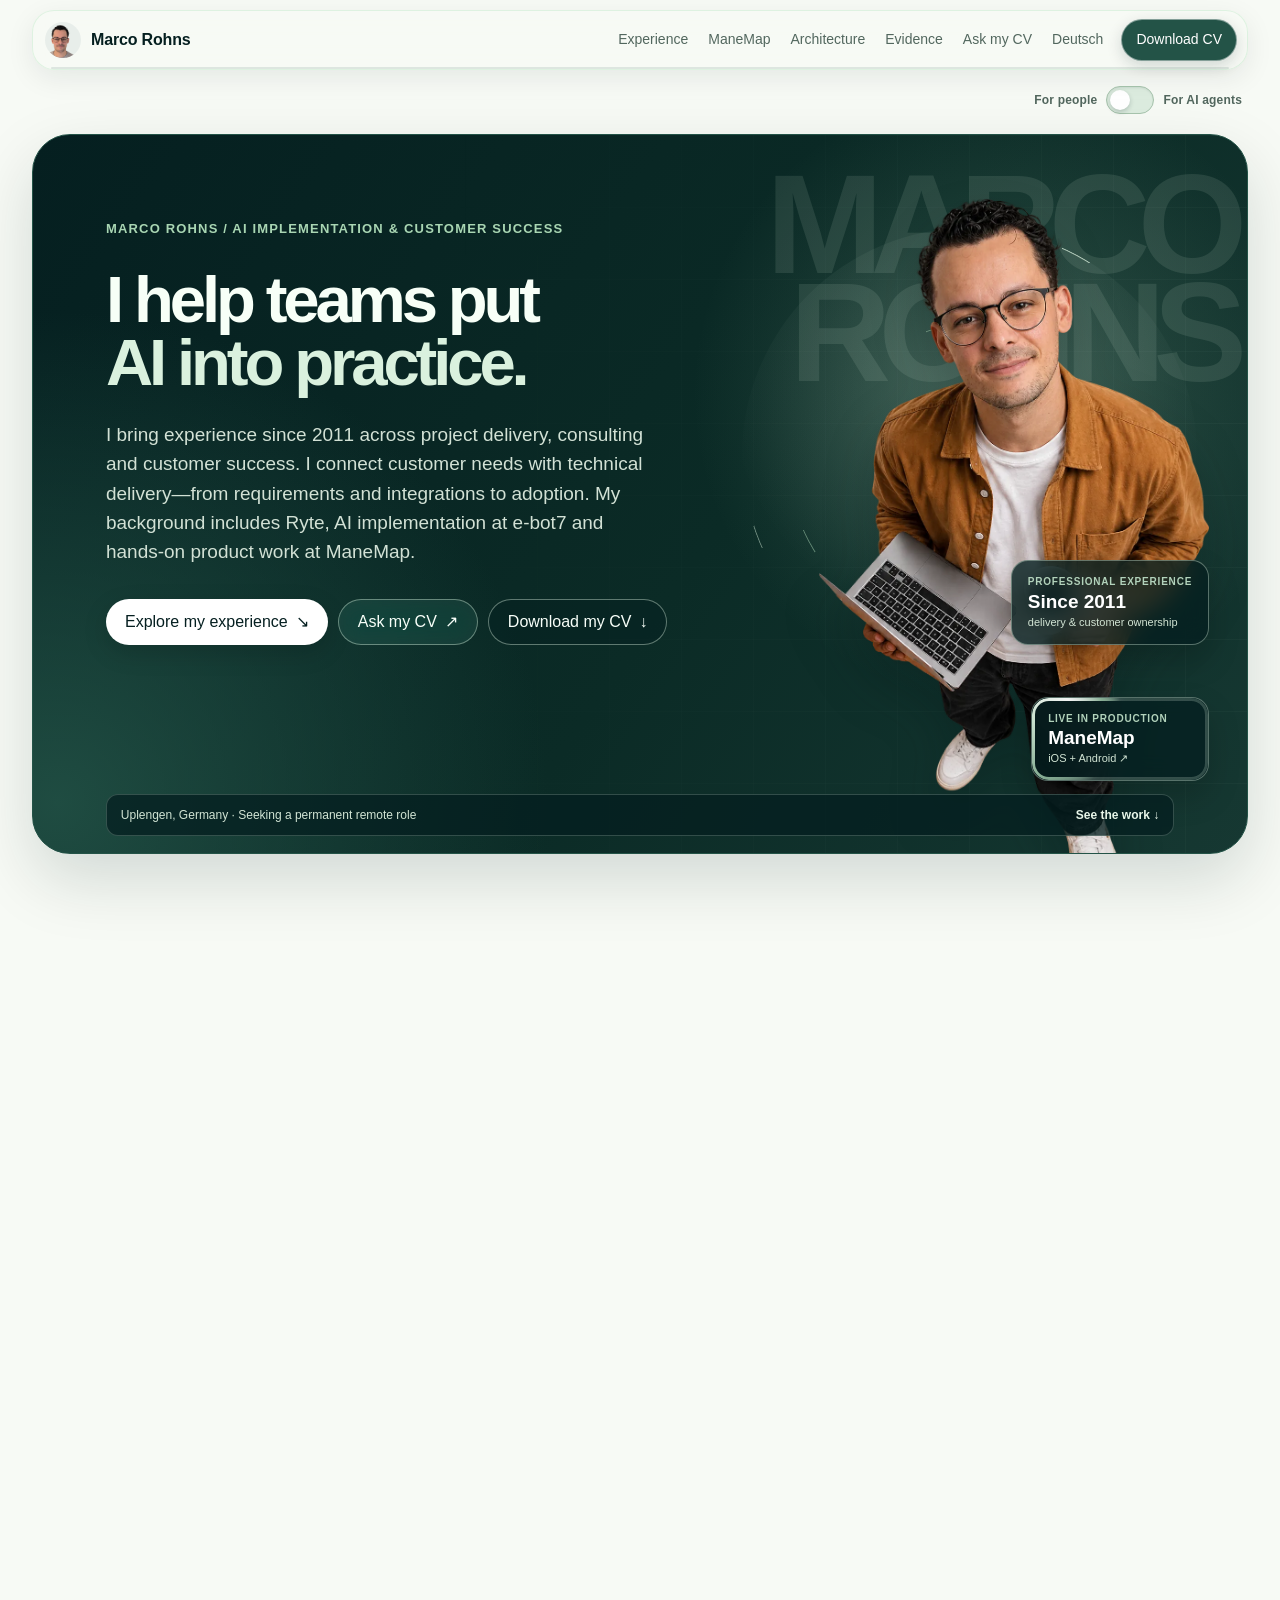
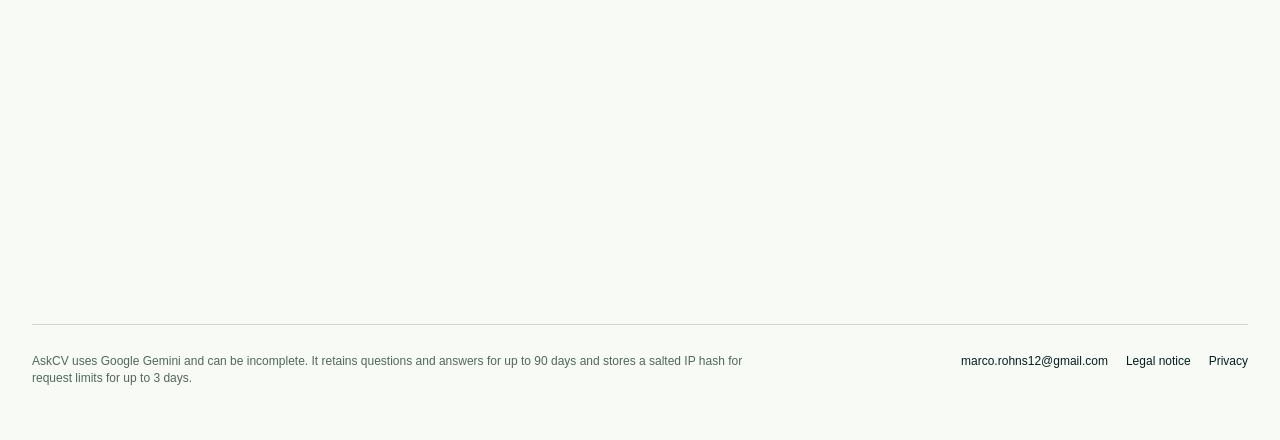
<file: index.html>
<!doctype html>
<html lang="en">
<head>
<meta charset="utf-8">
<meta http-equiv="Content-Security-Policy" content="default-src 'self'; connect-src https://ulkqedfxgogayealzqpv.supabase.co; img-src 'self'; font-src 'self'; style-src 'self'; script-src 'self'; base-uri 'none'; form-action 'none'; object-src 'none'">
<meta name="referrer" content="strict-origin-when-cross-origin">
<meta name="viewport" content="width=device-width, initial-scale=1, viewport-fit=cover">
<title>Marco Rohns — AI Implementation &amp; Customer Success</title>
<meta name="description" content="Customer-facing AI implementation, enterprise customer success and technical delivery. Explore Marco Rohns’ experience at Ryte, e-bot7 and ManeMap.">
<meta name="robots" content="index,follow,max-image-preview:large">
<meta property="og:type" content="profile">
<meta property="og:title" content="Marco Rohns — AI Implementation &amp; Customer Success">
<meta property="og:description" content="I help customers and teams put AI into practice. Enterprise customer ownership, implementation and hands-on product experience.">
<meta property="og:url" content="https://marcorhs.github.io/">
<meta property="og:image" content="https://marcorhs.github.io/assets/social-preview-20261127.jpg">
<meta property="og:image:type" content="image/jpeg">
<meta property="og:image:width" content="1146">
<meta property="og:image:height" content="720">
<meta property="og:image:alt" content="Marco Rohns portfolio header: I help teams put AI into practice, with professional experience since 2011.">
<meta name="twitter:card" content="summary_large_image">
<meta name="twitter:title" content="Marco Rohns — AI Implementation &amp; Customer Success">
<meta name="twitter:description" content="I help customers and teams put AI into practice.">
<meta name="twitter:image" content="https://marcorhs.github.io/assets/social-preview-20261127.jpg">
<meta name="twitter:image:alt" content="Marco Rohns portfolio header: I help teams put AI into practice.">
<link rel="icon" href="assets/favicon-64.png" type="image/png">
<link rel="apple-touch-icon" href="assets/apple-touch-icon.png">
<link rel="canonical" href="https://marcorhs.github.io/">
<link rel="alternate" hreflang="en" href="https://marcorhs.github.io/">
<link rel="alternate" hreflang="de" href="https://marcorhs.github.io/de/">
<link rel="alternate" hreflang="x-default" href="https://marcorhs.github.io/">
<link rel="alternate" type="text/markdown" href="resume.md" title="CV as Markdown">
<link rel="alternate" type="text/plain" href="llms.txt" title="Profile for AI readers">
<link rel="alternate" type="text/plain" href="llms-full.txt" title="Detailed profile for AI readers">
<script type="application/ld+json">
{
  "@context": "https://schema.org",
  "@graph": [
    {
      "@type": "WebSite",
      "@id": "https://marcorhs.github.io/#website",
      "url": "https://marcorhs.github.io/",
      "name": "Marco Rohns — AI Implementation & Customer Success",
      "inLanguage": ["en", "de"],
      "publisher": {
        "@id": "https://marcorhs.github.io/#marco-rohns"
      }
    },
    {
      "@type": "ProfilePage",
      "@id": "https://marcorhs.github.io/#profile",
      "url": "https://marcorhs.github.io/",
      "inLanguage": "en",
      "isPartOf": {
        "@id": "https://marcorhs.github.io/#website"
      },
      "mainEntity": {
        "@id": "https://marcorhs.github.io/#marco-rohns"
      }
    },
    {
      "@type": "Person",
      "@id": "https://marcorhs.github.io/#marco-rohns",
      "name": "Marco Rohns",
      "url": "https://marcorhs.github.io/",
      "image": "https://marcorhs.github.io/photo.jpg",
      "jobTitle": "Founder, ManeMap",
      "description": "Customer-facing AI implementation, enterprise customer success and technical delivery, with experience at Ryte, e-bot7 and ManeMap.",
      "sameAs": [
        "https://www.linkedin.com/in/marco-rohns"
      ],
      "knowsLanguage": [
        "German",
        "English",
        "Spanish"
      ],
      "worksFor": {
        "@type": "Organization",
        "@id": "https://www.manemap.app/#organization",
        "name": "The Rohns UG (haftungsbeschränkt)",
        "url": "https://www.manemap.app/"
      },
      "subjectOf": [
        {
          "@type": "DigitalDocument",
          "name": "Marco Rohns — Curriculum Vitae",
          "url": "https://marcorhs.github.io/resume.md",
          "inLanguage": "en"
        },
        {
          "@type": "TechArticle",
          "@id": "https://marcorhs.github.io/architecture.html#article"
        },
        {
          "@type": "TechArticle",
          "@id": "https://marcorhs.github.io/askcv.html#article"
        },
        {
          "@type": "CollectionPage",
          "@id": "https://marcorhs.github.io/evidence.html#webpage"
        }
      ]
    },
    {
      "@type": "MobileApplication",
      "@id": "https://www.manemap.app/#app",
      "name": "ManeMap",
      "url": "https://www.manemap.app/",
      "operatingSystem": [
        "iOS",
        "iPadOS",
        "Android"
      ],
      "applicationCategory": "LifestyleApplication",
      "publisher": {
        "@id": "https://www.manemap.app/#organization"
      }
    }
  ]
}
</script>
<link rel="preload" href="assets/marco-hero.webp" as="image" type="image/webp">
<link rel="stylesheet" href="style.css?v=26">
</head>
<body class="home-page">
<a class="skip-link" href="#main">Skip to content</a>
<div class="page-shell">
  <header class="site-header">
    <a class="brand" href="#top" aria-label="Marco Rohns — top of page">
      <img src="photo.jpg" width="40" height="40" alt="Portrait of Marco Rohns">
      <span>Marco Rohns</span>
    </a>
    <nav aria-label="Primary navigation">
      <div class="nav-links" id="nav-links">
        <a class="nav-link" href="#adoption">Experience</a>
        <a class="nav-link" href="#work">ManeMap</a>
        <a class="nav-link" href="architecture.html">Architecture</a>
        <a class="nav-link" href="evidence.html">Evidence</a>
        <a class="nav-link" href="#askzone">Ask my CV</a>
      </div>
      <a class="nav-link language-link" href="de/" hreflang="de" lang="de" data-lang="de">Deutsch</a>
      <a class="nav-cta" href="Marco_Rohns_CV.pdf?v=20261127-green" download>Download CV</a>
      <button class="nav-toggle" id="navToggle" type="button" aria-expanded="false" aria-controls="nav-links" aria-label="Open navigation menu">
        <span></span><span></span><span></span>
      </button>
    </nav>
    <div class="scroll-progress" aria-hidden="true"><span></span></div>
  </header>


  <div class="view-switch-wrap" aria-label="Choose a reading mode">
    <div class="view-switch">
      <span id="humanViewLabel">For people</span>
      <button class="view-switch-control" id="agentViewToggle" type="button" role="switch" aria-checked="false" aria-labelledby="humanViewLabel agentViewLabel" aria-controls="agent-profile">
        <span aria-hidden="true"></span>
      </button>
      <span id="agentViewLabel">For AI agents</span>
    </div>
  </div>

  <main id="main" tabindex="-1">
    <div id="human-profile">
    <section class="hero" id="top" aria-labelledby="hero-title">
      <div class="hero-grid" aria-hidden="true"></div>
      <div class="hero-copy reveal">
        <p class="eyebrow">Marco Rohns / AI implementation &amp; customer success</p>
        <h1 id="hero-title">I help teams put<br><em>AI into practice.</em></h1>
        <p class="intro">I bring experience since 2011 across project delivery, consulting and customer success. I connect customer needs with technical delivery—from requirements and integrations to adoption. My background includes Ryte, AI implementation at e-bot7 and hands-on product work at ManeMap.</p>
        <div class="hero-actions">
          <a class="button button-primary" href="#adoption">Explore my experience <span aria-hidden="true">↘</span></a>
          <a class="button button-secondary" href="#askzone">Ask my CV <span aria-hidden="true">↗</span></a>
          <a class="button button-cv" href="Marco_Rohns_CV.pdf?v=20261127-green" download>Download my CV <span aria-hidden="true">↓</span></a>
        </div>
      </div>
      <div class="hero-portrait reveal">
        <span class="portrait-halo" aria-hidden="true">
          <i class="portrait-ring portrait-ring-outer"></i>
          <i class="portrait-ring portrait-ring-middle"></i>
          <i class="portrait-ring portrait-ring-inner"></i>
        </span>
        <span class="portrait-wordmark" aria-hidden="true"><b>MARCO</b><b>ROHNS</b></span>
        <picture><source srcset="assets/marco-hero.webp" type="image/webp"><img src="assets/marco-hero.png" width="851" height="1847" fetchpriority="high" alt="Marco Rohns holding a laptop and coffee"></picture>
        <a class="hero-proof hero-proof-product rotating-border" href="#manemap"><span>Live in production</span><strong>ManeMap</strong><small>iOS + Android ↗</small></a>
        <div class="hero-proof hero-proof-adoption"><span>Professional experience</span><strong>Since 2011</strong><small>delivery &amp; customer ownership</small></div>
      </div>
      <div class="hero-bottom"><span>Uplengen, Germany · Seeking a permanent remote role</span><a href="#directions">See the work <span aria-hidden="true">↓</span></a></div>
    </section>

    <section class="directions-section" id="directions" aria-labelledby="directions-title">
      <div class="section-heading reveal">
        <p class="eyebrow">Start here</p>
        <h2 id="directions-title">Customer ownership. Technical delivery. Hands-on experience.</h2>
        <p>See how I have supported enterprise customers, delivered AI implementations and developed a live product.</p>
      </div>
      <div class="direction-grid reveal-stagger">
        <a class="direction-card direction-adoption reveal" href="#adoption">
          <span class="direction-index">01 / Customer delivery</span>
          <div class="direction-art direction-art-adoption" aria-hidden="true"><strong>15</strong><span>years across project delivery,<br>consulting &amp; customer success</span></div>
          <h3>Start with my experience.</h3><p>Project management, consulting and enterprise customer ownership, with AI implementation at e-bot7.</p><span class="direction-arrow" aria-hidden="true">↗</span>
        </a>
        <a class="direction-card direction-product reveal" href="#manemap">
          <span class="direction-index">02 / Product</span>
          <div class="direction-art direction-art-phone"><img src="assets/manemap-fg10-home.webp" width="1170" height="2532" loading="lazy" alt=""></div>
          <h3>See what I shipped.</h3><p>ManeMap is live in both app stores with paying subscribers.</p><span class="direction-arrow" aria-hidden="true">↗</span>
        </a>
        <a class="direction-card direction-systems reveal" href="architecture.html">
          <span class="direction-index">03 / Decisions</span>
          <div class="direction-art direction-art-flow" aria-hidden="true"><span>Context</span><i></i><span>Grounding</span><i></i><span>Safety</span></div>
          <h3>Inspect the system.</h3><p>Follow the context, retrieval and safety decisions behind the assistant.</p><span class="direction-arrow" aria-hidden="true">↗</span>
        </a>

      </div>
    </section>

    <section class="adoption-section" id="adoption" aria-labelledby="adoption-title">
      <div class="section-heading reveal">
        <p class="eyebrow">Career experience since 2011</p>
        <h2 id="adoption-title">From customer requirements<br>to adoption and renewal.</h2>
        <p>At Ryte and e-bot7, I worked with customers, Product, Engineering and Sales to turn requirements into workable solutions, support go-live and improve adoption.</p>
      </div>
      <div class="adoption-record reveal">
        <div class="adoption-record-intro"><span>In practice</span><strong>I connect the customer’s goals with the people and technical work needed to deliver them.</strong><div class="practice-loop" aria-hidden="true"><span class="practice-signal">Customer signal</span><i></i><span class="practice-decision">Product decision</span><i></i><span class="practice-adoption">Adoption</span></div></div>
        <div class="career-timeline">
          <div>
            <span>2022–2025 / Ryte</span>
            <b>Senior Customer Success Manager</b>
            <p>Managed approximately €3 million ARR across around 90 accounts. Owned onboarding, success plans, QBRs, adoption and renewals, coordinating with Product and Engineering to resolve technical blockers.</p>
            <em>Promoted to Senior in September 2023 · Recovered and renewed a €10k/month account</em>
          </div>
          <div>
            <span>2021–2022 / e-bot7</span>
            <b>Customer Adoption Manager</b>
            <p>Guided enterprise chatbot implementations through requirements, configuration, integration coordination and go-live. For Vienna Airport, coordinated live flight-data integration and Zendesk handover with engineering and client stakeholders, then enabled the customer’s bot manager to maintain the solution.</p>
          </div>
          <div>
            <span>2020–2021 / eXperts consulting center</span>
            <b>Consultant</b>
            <p>Recruited and placed IT and engineering specialists and executives, managing the sales cycle from prospecting to close.</p>
          </div>
          <div>
            <span>2011–2020 / Move-Ment.net</span>
            <b>Project Manager</b>
            <p>Planned and delivered client and event projects across cross-functional teams, then applied lean methods to make workflows clearer and faster.</p>
          </div>
        </div>
      </div>
    </section>

    <section class="work-section" id="work" aria-labelledby="work-title">
      <div class="section-heading reveal">
        <p class="eyebrow">Hands-on product work</p>
        <h2 id="work-title">Hands-on experience with a live AI product.</h2>
        <p>ManeMap gives me practical experience with the product decisions, integration work and troubleshooting that sit behind a customer-facing solution.</p>
      </div>

      <article class="case-card product-case rotating-border panel-border reveal" id="manemap" aria-labelledby="manemap-title">
        <div class="case-narrative">
          <div class="case-topline"><span>Founder · Product &amp; technical delivery · 2025–now</span><span class="live-badge"><i></i>Live</span></div>
          <h3 id="manemap-title">ManeMap</h3>
          <p class="case-lead">A live AI-powered horse-care product with paying subscribers. I built and release its current Kotlin app and Supabase backend, after managing the first React Native version with an external team.</p>
          <div class="case-proof">
            <div><b>May 2026</b><span>First release</span></div>
            <div><b>iOS + Android</b><span>Shared Kotlin codebase</span></div>
          </div>
          <div class="case-decisions" aria-label="Three product decisions">
            <div><span>01 / Context</span><p>Horse, weather, care and training data shape the daily experience.</p></div>
            <div><span>02 / Grounding</span><p>Milo uses a curated bilingual knowledge base and relevant horse context.</p></div>
            <div><span>03 / Safety</span><p>Risk routing and output checks are designed to flag concerns and guide users towards veterinary support.</p></div>
          </div>
          <div class="case-cta-row">
            <a class="case-link" href="architecture.html">See the architecture <span aria-hidden="true">→</span></a>
            <a class="case-link" href="evidence.html#milo">Read the release checks <span aria-hidden="true">→</span></a>
            <a class="case-link" href="https://manemap.app" target="_blank" rel="noopener">Visit ManeMap <span aria-hidden="true">↗</span></a>
          </div>
        </div>
        <div class="product-visual">
          <p class="product-visual-label">Forest Glass design preview <span>01 / 02</span></p>
          <div class="screen-selector" role="group" aria-label="Choose a ManeMap screen to emphasise">
            <button type="button" data-screen-target="daily" aria-controls="product-shots screen-annotation" aria-pressed="true">Daily context</button>
            <button type="button" data-screen-target="milo" aria-controls="product-shots screen-annotation" aria-pressed="false">Milo assistant</button>
          </div>
          <div class="product-shots" id="product-shots" data-active="daily" aria-label="ManeMap application screens">
            <img data-screen="daily" src="assets/manemap-fg10-home.webp" width="1170" height="2532" loading="lazy" alt="ManeMap Forest Glass home design preview showing a horse profile and Milo's daily care tip">
            <img data-screen="milo" src="assets/manemap-fg10-milo.webp" width="1170" height="2532" loading="lazy" alt="ManeMap Forest Glass Milo assistant design preview with suggested questions">
          </div>
          <div class="screen-annotation" id="screen-annotation" aria-live="polite">
            <p class="screen-preview-disclaimer">Design preview; app-store versions may differ.</p>
            <p data-screen-note="daily"><strong>Daily context.</strong> The home screen brings the horse profile and a care tip into the same view so guidance starts with the animal, not a blank prompt.</p>
            <p data-screen-note="milo" hidden><strong>Milo assistant.</strong> Suggested questions lead into a conversation grounded in the curated knowledge base and each horse’s context.</p>
          </div>
          <div class="store-links" aria-label="ManeMap store listings">
            <a href="https://apps.apple.com/app/id6758726376?platform=iphone" target="_blank" rel="noopener">App Store <span aria-hidden="true">↗</span></a>
            <a href="https://play.google.com/store/apps/details?id=com.manemap.app" target="_blank" rel="noopener">Google Play <span aria-hidden="true">↗</span></a>
          </div>
        </div>
      </article>
      <p class="case-ownership reveal"><strong>My role:</strong> product direction since August 2025; current Kotlin implementation since April 2026. I own architecture, data model, response controls, evaluation and releases. Claude Code and MCP integrations support implementation and QA; I own the decisions and review.</p>
    </section>

    <section class="ask-section" id="askzone" aria-labelledby="ask-title">
      <div class="ask-intro reveal">
        <p class="eyebrow">Recruiter shortcut</p>
        <h2 id="ask-title"><span>Ask the CV directly.</span><picture><source srcset="assets/gpt-pet.webp" type="image/webp"><img class="ask-pet" src="assets/gpt-pet-transparent.png" width="70" height="84" alt=""></picture></h2>
        <p>Ask about my experience, technical decisions or role fit. Answers use the published CV and reference its sections. Model-generated answers can still be incomplete or mistaken.</p>
        <div class="source-links"><a href="Marco_Rohns_CV.pdf?v=20261127-green" download>PDF CV ↓</a><a href="resume.md">Read the CV ↗</a><a href="askcv.html">How AskCV is engineered →</a></div>
      </div>

      <div class="ask-panel rotating-border panel-border reveal" aria-label="CV question assistant">
        <div class="ask-panel-head">
          <div>
            <p class="panel-eyebrow">CV-based assistant</p>
            <h3>What would you like to verify?</h3>
          </div>
          <span class="availability">EN · DE · ES</span>
        </div>
        <div class="askbox">
          <label for="q">Your question</label>
          <textarea id="q" rows="3" maxlength="600" placeholder="How has Marco helped customers implement AI?"></textarea>
          <div class="askrow">
            <span class="hint" id="costnote">Press Enter to ask. Up to 15 questions a day.</span>
            <span><button class="primary" id="askBtn">Ask</button><button class="ghost stop" id="stopBtn" hidden>Stop</button></span>
          </div>
        </div>
        <p class="chips-label">Choose what you want to verify</p>
        <div class="chips" id="chips" aria-label="Suggested questions"></div>
        <p class="panel-note">The assistant is instructed to identify missing experience as a gap. Check important details against the source.</p>
        <p class="ask-privacy">AskCV sends your question to Supabase and Google Gemini. Questions and answers are retained for up to 90 days. <a href="privacy.html#askcv">Privacy details</a></p>
        <div class="thread" id="thread" aria-live="polite"></div>
      </div>
    </section>

    <div class="unavailable" id="unavailable" hidden>
      The assistant is not reachable right now. Marco answers directly at <a href="mailto:marco.rohns12@gmail.com">marco.rohns12@gmail.com</a>.
    </div>
    <section class="credentials-section" id="credentials" aria-labelledby="credentials-title">
      <div class="section-heading reveal">
        <p class="eyebrow">The roles I’m looking for</p>
        <h2 id="credentials-title">What I would bring to your team.</h2>
        <p>I’m looking to join a company in a role combining customer ownership, AI implementation and technical delivery. I enjoy working with customers and colleagues to make technology useful in day-to-day work.</p>
      </div>
      <div class="credentials-grid reveal-stagger">
        <article class="credential-card reveal">
          <p class="card-kicker">AI implementation</p>
          <h3>Translate requirements into a workable solution.</h3>
          <p>Understand the customer’s workflow, configure the solution and coordinate integrations. Bring practical experience with retrieval, APIs and testing from a live AI product. <a href="architecture.html">Explore Milo’s implementation →</a></p>
        </article>
        <article class="credential-card reveal">
          <p class="card-kicker">Technical collaboration</p>
          <h3>Work through technical problems together.</h3>
          <p>Work with engineering and product colleagues on requirements, dependencies, troubleshooting and validation. My own app and backend work helps me investigate issues and explain technical tradeoffs. <a href="askcv.html">Inspect a public AI service →</a></p>
        </article>
        <article class="credential-card reveal">
          <p class="card-kicker">Delivery</p>
          <h3>Make the rollout work for customers.</h3>
          <p>Translate customer needs into configuration, integrations and onboarding. Equip the team to maintain the workflow after launch. <a href="#adoption">See enterprise delivery experience →</a></p>
        </article>
      </div>
      <div class="role-fit reveal" aria-label="Best fit roles">
        <span>Best fit</span>
        <div><b>AI Implementation / Solutions Consultant</b><b>Senior / Technical Customer Success</b><b>Technical Account Manager</b></div>
        <p>A permanent role within a company, working across customer needs, technical teams and delivery. I’m open to full-time employment or a suitable part-time arrangement.</p>
      </div>
      <div class="fit-panel reveal">
        <div><span>Working fit</span><b>Remote from Uplengen, Germany · No recurring office days · Travel up to quarterly</b></div>
        <div><span>Languages</span><b>German and Spanish native · Fluent English</b></div>
        <div><span>Selected AI learning</span><b>AI Agent Bootcamp · Foundations of AI · PMI Generative AI</b></div>
      </div>
    </section>

    <section class="contact-section rotating-border panel-border reveal" id="contact" aria-labelledby="contact-title">
      <div>
        <p class="eyebrow">Next step</p>
        <h2 id="contact-title">Looking for someone to connect customers and technology?</h2>
        <p>I’d like to hear about your team, the role and the customers I would support. Let’s discuss how my implementation experience, customer ownership and hands-on AI work could contribute.</p>
      </div>
      <div class="contact-actions">
        <a class="button button-light" href="https://mail.google.com/mail/?view=cm&amp;fs=1&amp;to=marco.rohns12@gmail.com&amp;su=AI%20implementation%20or%20customer%20success%20role" target="_blank" rel="noopener" aria-label="Email Marco using Gmail in a new tab">Email via Gmail ↗</a>
        <a class="button button-outline" href="https://www.linkedin.com/in/marco-rohns" target="_blank" rel="noopener">LinkedIn ↗</a>
        <a class="button button-outline contact-cv" href="Marco_Rohns_CV.pdf?v=20261127-green" download>Download CV ↓</a>
        <div class="contact-direct"><span>Direct email:</span> <a href="mailto:marco.rohns12@gmail.com">marco.rohns12@gmail.com</a></div>
      </div>
    </section>
    </div>

  <section class="agent-profile" id="agent-profile" hidden aria-labelledby="agent-profile-title" tabindex="-1">
    <div class="agent-profile-shell">
      <div class="agent-profile-intro">
        <p class="eyebrow">Structured profile for AI agents</p>
        <h1 id="agent-profile-title">Marco Rohns</h1>
        <p>Customer-facing AI implementation, enterprise customer success and technical delivery. Seeking a permanent role within a company; hands-on ManeMap development supports this experience.</p>
        <div class="agent-profile-actions">
          <button class="agent-copy" id="copyAgentProfile" type="button">Copy full profile <span aria-hidden="true">↗</span></button>
          <a href="llms-full.txt">Open full AI profile <span aria-hidden="true">↗</span></a>
          <a href="Marco_Rohns_CV.pdf?v=20261127-green" download>Download PDF CV <span aria-hidden="true">↓</span></a>
        </div>
        <p class="agent-copy-status" id="agentCopyStatus" role="status" aria-live="polite"></p>
      </div>
      <div class="agent-detail-grid">
        <section class="agent-detail agent-detail-lead"><p>Evaluation guide</p><h2>AI implementation, customer ownership and delivery.</h2><dl><div><dt>Best-fit roles</dt><dd>AI Implementation / Solutions Consultant · Senior / Technical Customer Success · Technical Account Manager</dd></div><div><dt>Availability</dt><dd>Permanent remote employment from Uplengen, Germany; full-time or suitable part-time. No recurring office days; travel up to quarterly.</dd></div><div><dt>Languages</dt><dd>German and Spanish native · fluent English.</dd></div></dl></section>
        <section class="agent-detail"><p>Current product</p><h2>ManeMap · Founder</h2><ul><li>Built and releases the current Kotlin/Compose Multiplatform app and Supabase backend after managing the initial React Native version with an external team. Live in both stores with paying subscribers.</li><li>Owns product direction, architecture, data model, safety logic, evaluation and releases.</li><li>Uses Kotlin, Compose Multiplatform, Supabase, PostgreSQL, Edge Functions, pgvector, Gemini, RAG and RevenueCat.</li></ul></section>
        <section class="agent-detail"><p>AI system evidence</p><h2>Grounded assistant with safety controls.</h2><ul><li>Milo combines curated bilingual veterinary knowledge with horse profile, weather and training history.</li><li>Health risk is classified before generation; unsafe medication detail is removed after generation.</li><li>Historical v117 routing evidence (21 August 2026): 103 offline cases including one known failure; zero unintended regressions; 12/12 live smoke probes. This is not a clinical-safety, retrieval-quality or current-runtime guarantee.</li></ul></section>
        <section class="agent-detail"><p>Enterprise AI adoption</p><h2>e-bot7 · Customer Adoption Manager · 2021–2022</h2><ul><li>Guided onboarding, configuration, integration coordination and rollout for enterprise AI chatbots with customers and engineering colleagues.</li><li>Configured conversation flows, NLU training data, fallbacks, escalation and live-agent handover.</li><li>At Vienna Airport, routed unanswered traveller questions to Zendesk and onboarded the client’s bot manager.</li></ul></section>
        <section class="agent-detail"><p>Enterprise customer success</p><h2>Ryte · Senior Customer Success Manager · 2022–2025</h2><ul><li>Managed approximately €3 million ARR across around 90 accounts; owned onboarding, reviews, renewals and expansion.</li><li>Promoted to Senior Customer Success Manager in September 2023.</li><li>Recovered and renewed a €10k/month enterprise account; drove adoption of AI-powered SEO features.</li></ul></section>
        <section class="agent-detail"><p>Project delivery</p><h2>Move-Ment.net · Project Manager · 2011–2020</h2><ul><li>Planned and delivered client and event projects across cross-functional teams.</li><li>Applied lean methods to make workflows clearer and faster.</li><li>Brings nearly a decade of project delivery before the enterprise AI roles.</li></ul></section>
        <section class="agent-detail"><p>Role scope</p><h2>Implement, coordinate and enable.</h2><p>Customer discovery, solution configuration, API integration coordination, technical onboarding and AI adoption, supported by hands-on product development. Specialist model training, ML research and large-scale platform engineering are not established by this portfolio.</p></section>
        <section class="agent-detail agent-detail-source"><p>Source material</p><h2>Use the detailed record.</h2><p>The CV holds the career record. The full AI profile includes evidence links and scope limits. AskCV uses curated CV text; its source labels do not independently verify every generated statement.</p><div><a href="resume.md">Machine-readable CV ↗</a><a href="llms-full.txt">Full AI profile ↗</a><a href="architecture.html">Architecture deep dive ↗</a><a href="askcv.html">AskCV engineering case ↗</a><a href="evidence.html">Evidence and decisions ↗</a><a href="#askzone" data-return-to-human>AskCV ↗</a></div></section>
      </div>
    </div>
  </section>

  </main>

  <footer>
    <p>AskCV uses Google Gemini and can be incomplete. It retains questions and answers for up to 90 days and stores a salted IP hash for request limits for up to 3 days.</p>
    <div><a href="mailto:marco.rohns12@gmail.com">marco.rohns12@gmail.com</a><a href="legal.html">Legal notice</a><a href="privacy.html">Privacy</a></div>
  </footer>
</div>

<script src="profile-data.js?v=20261127" defer></script>
<script src="profile-view.js?v=1" defer></script>
<script src="app.js?v=16" defer></script>
</body>
</html>
</file>
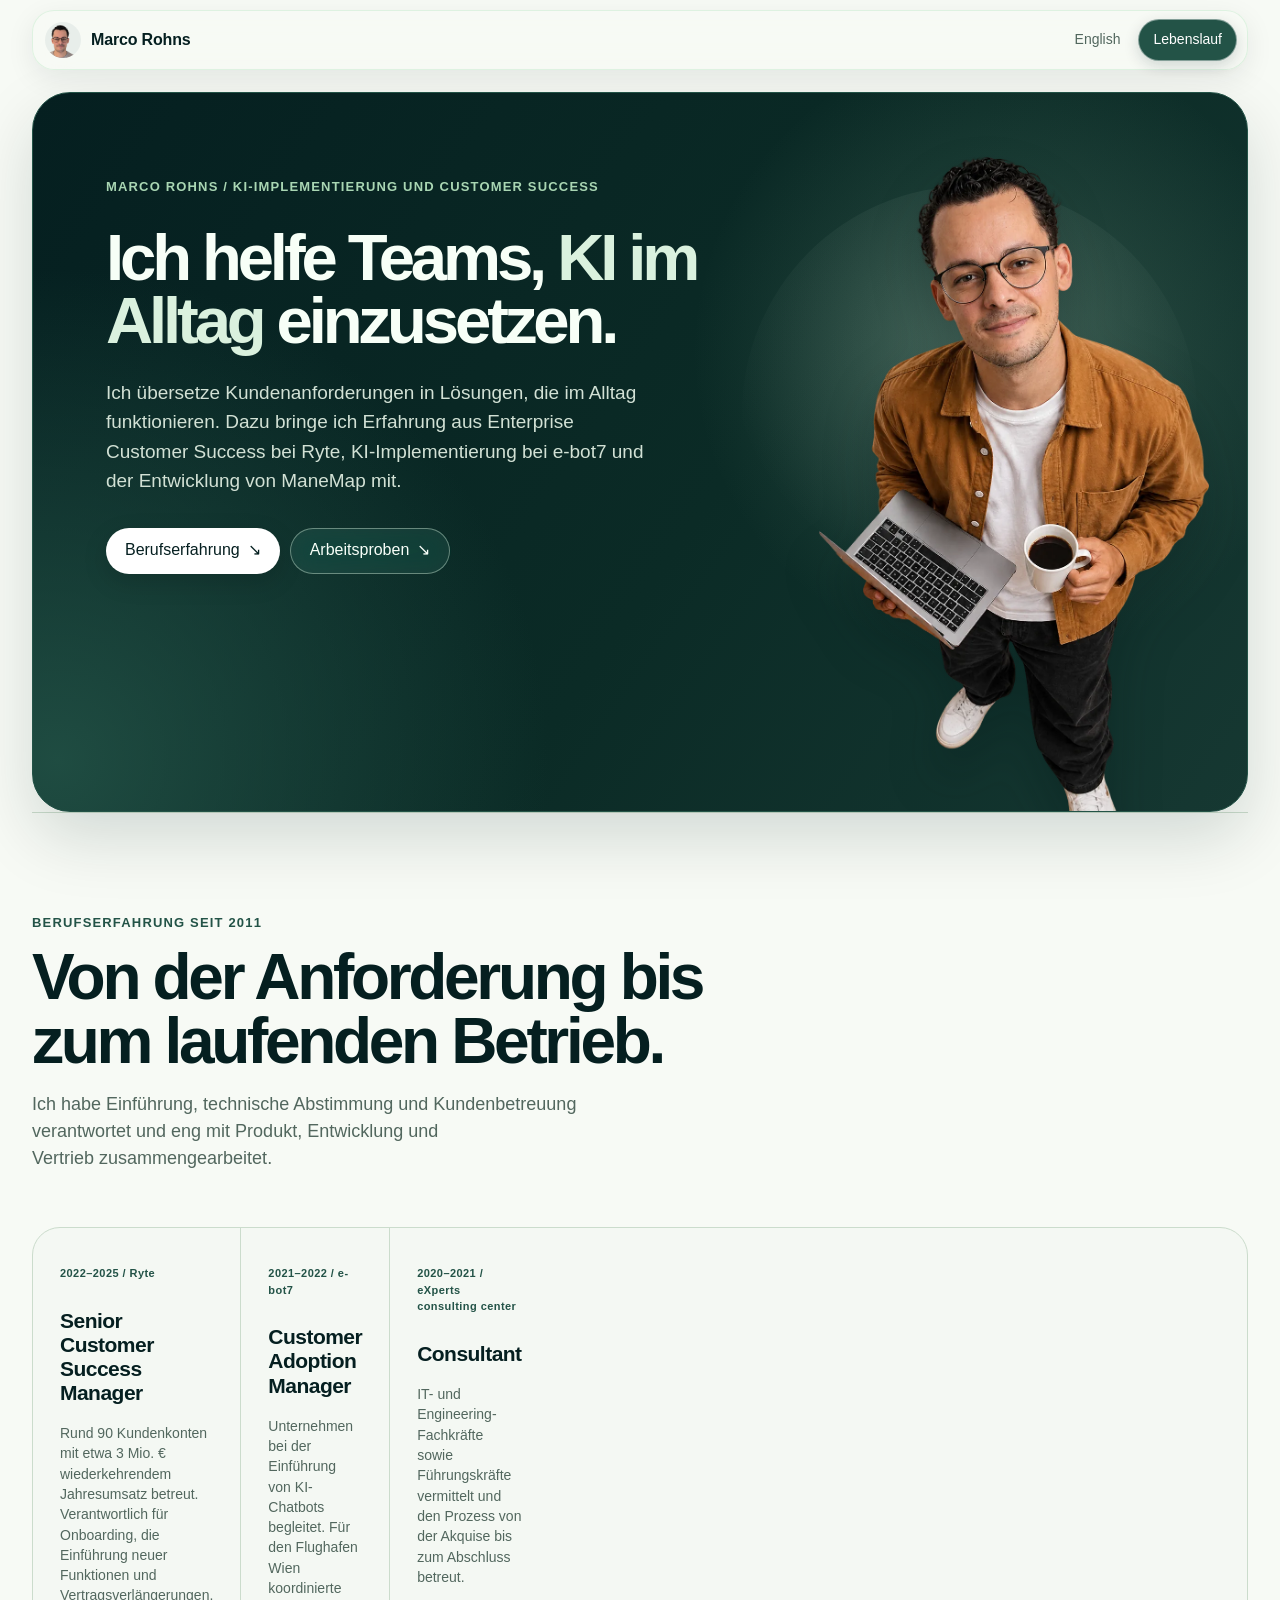
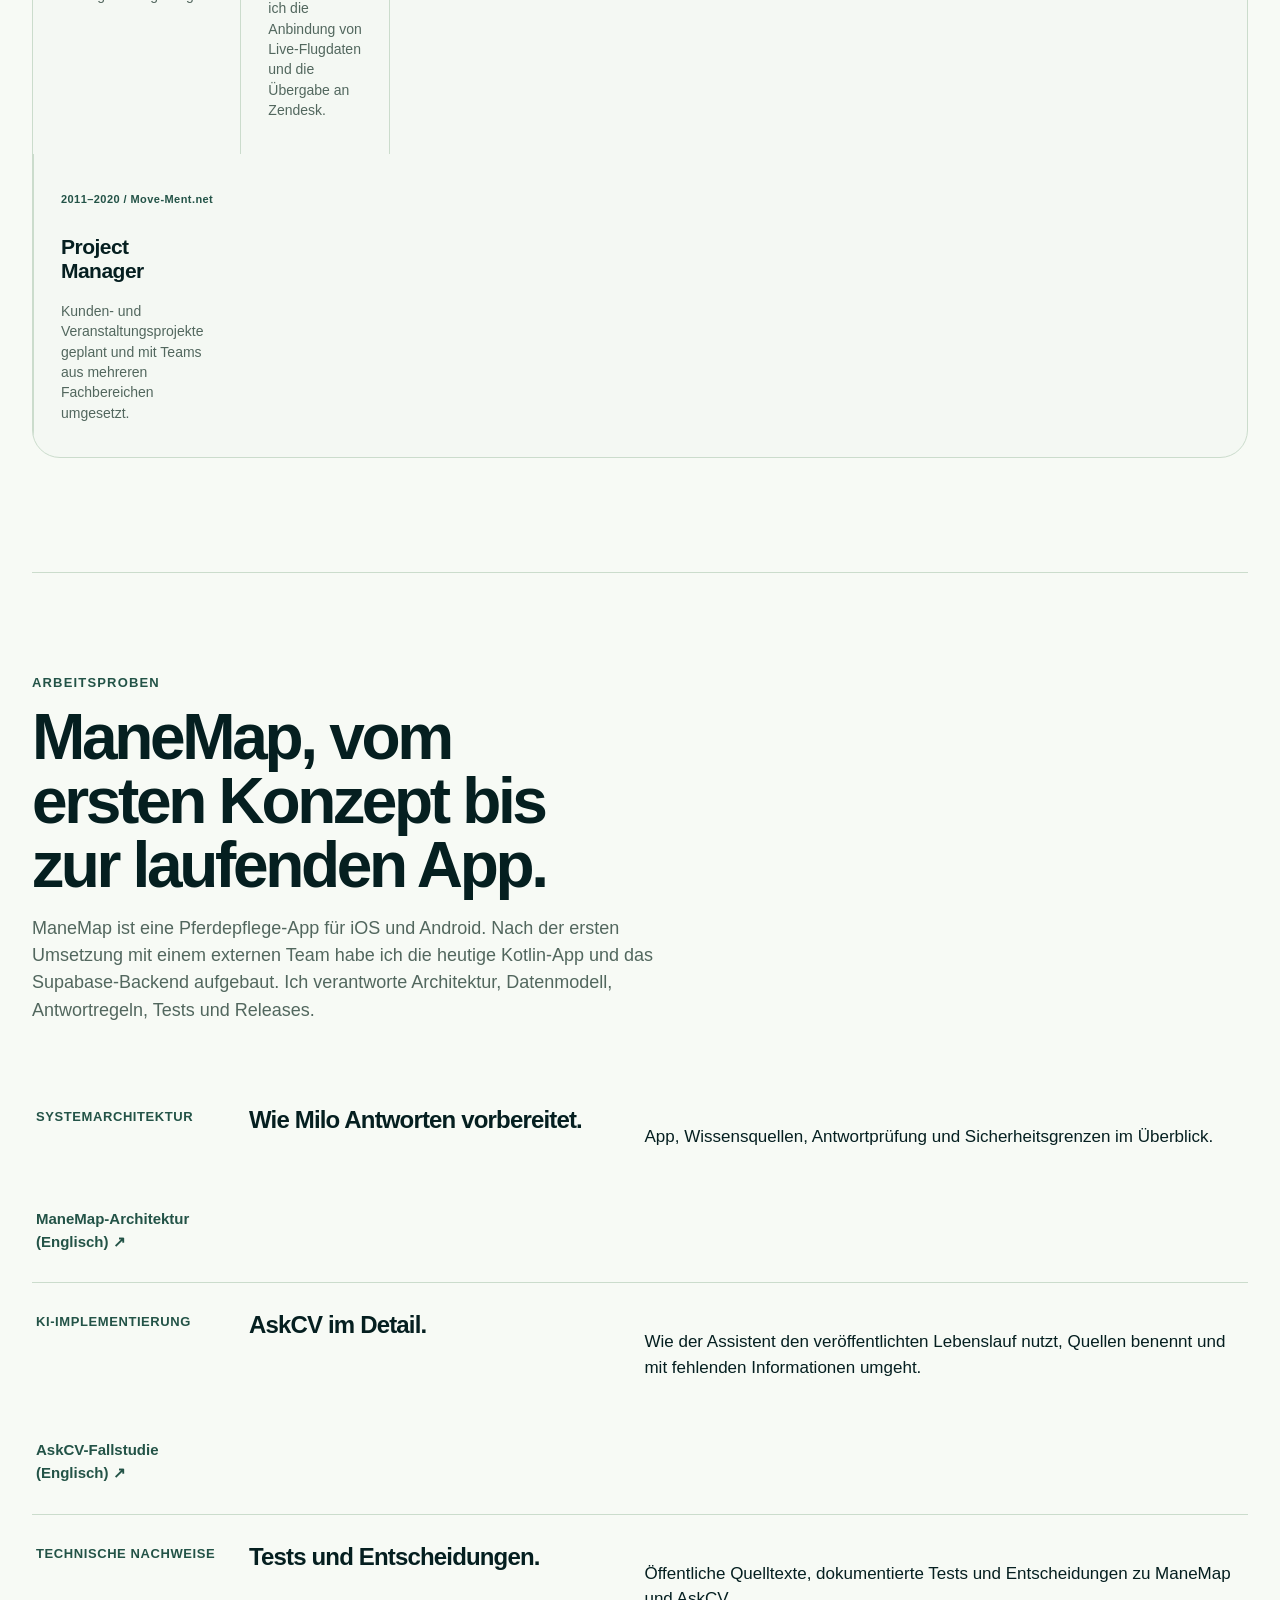
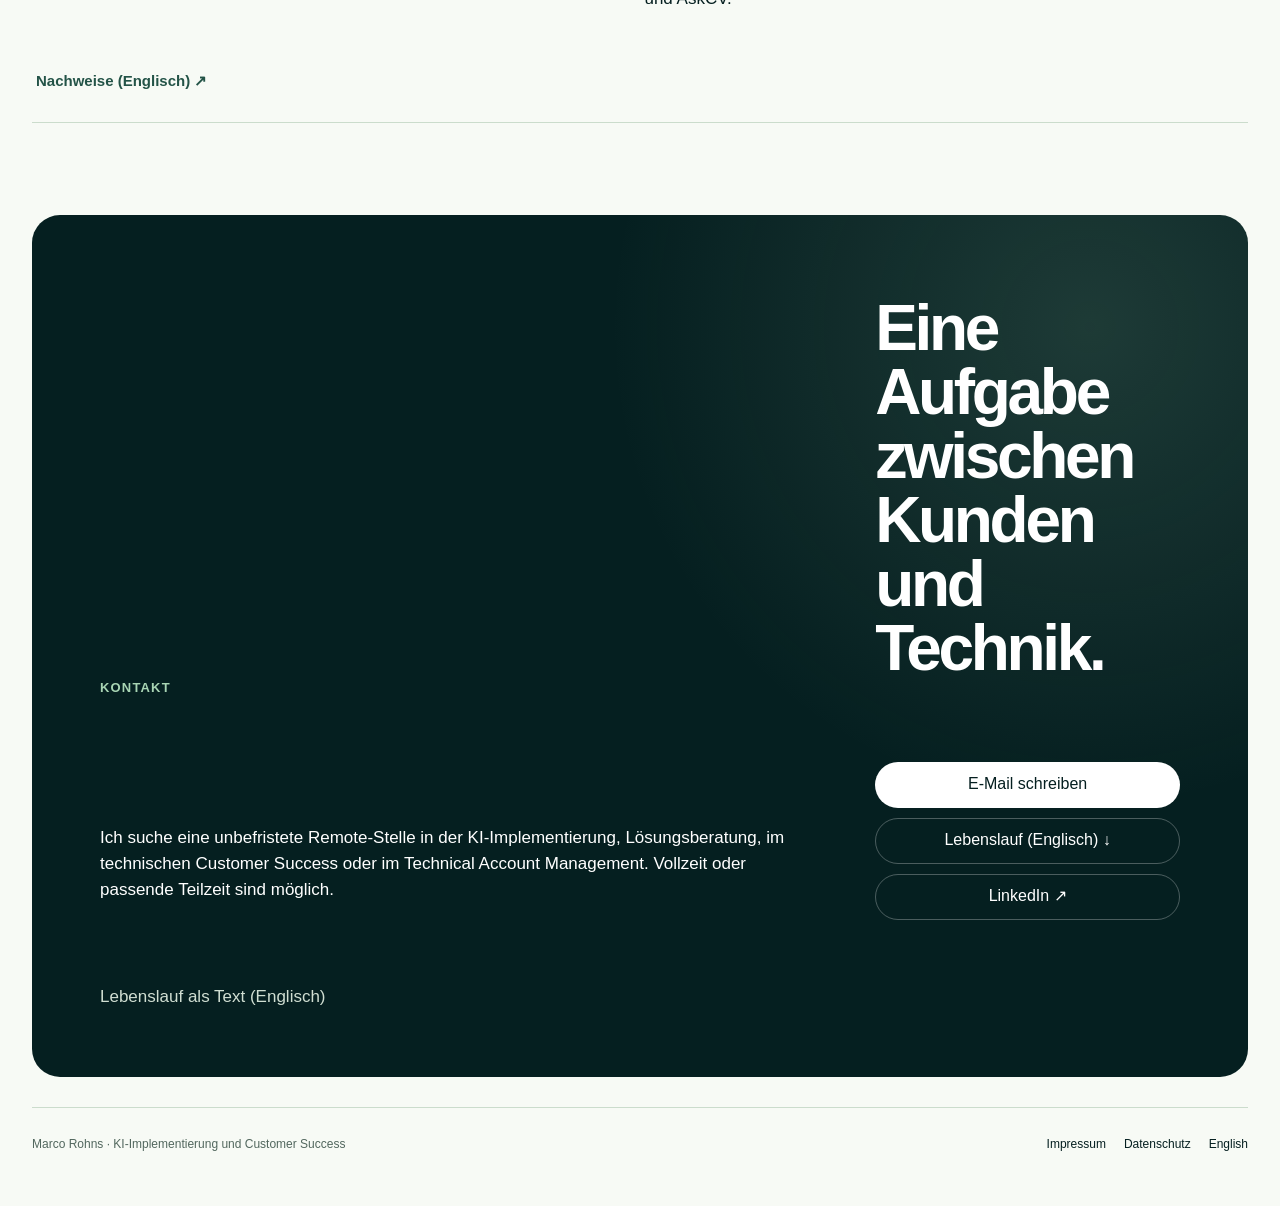
<file: de/index.html>
<!doctype html>
<html lang="de">
<head>
<meta charset="utf-8">
<meta http-equiv="Content-Security-Policy" content="default-src 'self'; connect-src 'none'; img-src 'self'; font-src 'self'; style-src 'self'; script-src 'none'; base-uri 'none'; form-action 'none'; object-src 'none'">
<meta name="referrer" content="strict-origin-when-cross-origin">
<meta name="viewport" content="width=device-width, initial-scale=1, viewport-fit=cover">
<title>Marco Rohns – KI-Implementierung und Customer Success</title>
<meta name="description" content="Marco Rohns verbindet KI-Implementierung, Enterprise Customer Success und technische Umsetzung. Lebenslauf und Arbeitsbeispiele von Ryte, e-bot7 und ManeMap.">
<meta name="robots" content="index,follow,max-image-preview:large">
<meta property="og:type" content="profile">
<meta property="og:locale" content="de_DE">
<meta property="og:title" content="Marco Rohns – KI-Implementierung und Customer Success">
<meta property="og:description" content="Von der Kundenanforderung bis zum laufenden Betrieb. Erfahrung aus Enterprise Customer Success, KI-Implementierung und eigener Produktentwicklung.">
<meta property="og:url" content="https://marcorhs.github.io/de/">
<meta property="og:image" content="https://marcorhs.github.io/photo.jpg">
<meta property="og:image:alt" content="Porträt von Marco Rohns">
<meta name="twitter:card" content="summary">
<link rel="icon" href="../assets/favicon-64.png" type="image/png">
<link rel="apple-touch-icon" href="../assets/apple-touch-icon.png">
<link rel="canonical" href="https://marcorhs.github.io/de/">
<link rel="alternate" hreflang="de" href="https://marcorhs.github.io/de/">
<link rel="alternate" hreflang="en" href="https://marcorhs.github.io/">
<link rel="alternate" hreflang="x-default" href="https://marcorhs.github.io/">
<link rel="alternate" type="text/markdown" href="../resume.md" title="Lebenslauf als Markdown (Englisch)">
<link rel="alternate" type="text/plain" href="../llms.txt" title="Quellenübersicht für KI-Assistenten">
<link rel="preload" href="../assets/marco-hero.webp" as="image" type="image/webp">
<link rel="stylesheet" href="../style.css?v=27">
<script type="application/ld+json">
{
  "@context": "https://schema.org",
  "@graph": [
    {
      "@type": "ProfilePage",
      "@id": "https://marcorhs.github.io/de/#profile",
      "url": "https://marcorhs.github.io/de/",
      "inLanguage": "de",
      "isPartOf": { "@id": "https://marcorhs.github.io/#website" },
      "mainEntity": { "@id": "https://marcorhs.github.io/#marco-rohns" }
    },
    {
      "@type": "Person",
      "@id": "https://marcorhs.github.io/#marco-rohns",
      "name": "Marco Rohns",
      "image": "https://marcorhs.github.io/photo.jpg",
      "description": "KI-Implementierung, Enterprise Customer Success und technische Umsetzung. Berufserfahrung bei Ryte, e-bot7 und ManeMap.",
      "subjectOf": {
        "@type": "DigitalDocument",
        "name": "Marco Rohns – Lebenslauf",
        "url": "https://marcorhs.github.io/resume.md",
        "inLanguage": "en"
      }
    }
  ]
}
</script>
</head>
<body class="home-page german-profile">
<a class="skip-link" href="#main">Zum Inhalt</a>
<div class="page-shell">
  <header class="site-header">
    <a class="brand" href="#top" aria-label="Marco Rohns – zum Seitenanfang">
      <img src="../photo.jpg" width="40" height="40" alt="">
      <span>Marco Rohns</span>
    </a>
    <nav aria-label="Seitennavigation">
      <a class="nav-link language-link" href="../" hreflang="en" lang="en" data-lang="en">English</a>
      <a class="nav-cta" href="../Marco_Rohns_CV.pdf" download>Lebenslauf</a>
    </nav>
  </header>

  <main id="main" tabindex="-1">
    <section class="hero" id="top" aria-labelledby="hero-title">
      <div class="hero-copy">
        <p class="eyebrow">Marco Rohns / KI-Implementierung und Customer Success</p>
        <h1 id="hero-title">Ich helfe Teams, <em>KI im Alltag</em> einzusetzen.</h1>
        <p class="intro">Ich übersetze Kundenanforderungen in Lösungen, die im Alltag funktionieren. Dazu bringe ich Erfahrung aus Enterprise Customer Success bei Ryte, KI-Implementierung bei e-bot7 und der Entwicklung von ManeMap mit.</p>
        <div class="hero-actions">
          <a class="button button-primary" href="#adoption">Berufserfahrung <span aria-hidden="true">↘</span></a>
          <a class="button button-secondary" href="#arbeitsproben">Arbeitsproben <span aria-hidden="true">↘</span></a>
        </div>
      </div>
      <div class="hero-portrait">
        <div class="portrait-halo" aria-hidden="true"></div>
        <picture>
          <source srcset="../assets/marco-hero.webp" type="image/webp">
          <img src="../assets/marco-hero.png" width="851" height="1847" fetchpriority="high" alt="Marco Rohns mit Laptop und Kaffee">
        </picture>
      </div>
    </section>

    <section class="adoption-section" id="adoption" aria-labelledby="adoption-title">
      <div class="section-heading">
        <p class="eyebrow">Berufserfahrung seit 2011</p>
        <h2 id="adoption-title">Von der Anforderung bis zum laufenden Betrieb.</h2>
        <p>Ich habe Einführung, technische Abstimmung und Kundenbetreuung verantwortet und eng mit Produkt, Entwicklung und Vertrieb zusammengearbeitet.</p>
      </div>
      <div class="adoption-record">
        <div class="career-timeline">
          <div>
            <span>2022–2025 / Ryte</span>
            <b>Senior Customer Success Manager</b>
            <p>Rund 90 Kundenkonten mit etwa 3 Mio. € wiederkehrendem Jahresumsatz betreut. Verantwortlich für Onboarding, die Einführung neuer Funktionen und Vertragsverlängerungen.</p>
          </div>
          <div>
            <span>2021–2022 / e-bot7</span>
            <b>Customer Adoption Manager</b>
            <p>Unternehmen bei der Einführung von KI-Chatbots begleitet. Für den Flughafen Wien koordinierte ich die Anbindung von Live-Flugdaten und die Übergabe an Zendesk.</p>
          </div>
          <div>
            <span>2020–2021 / eXperts consulting center</span>
            <b>Consultant</b>
            <p>IT- und Engineering-Fachkräfte sowie Führungskräfte vermittelt und den Prozess von der Akquise bis zum Abschluss betreut.</p>
          </div>
          <div>
            <span>2011–2020 / Move-Ment.net</span>
            <b>Project Manager</b>
            <p>Kunden- und Veranstaltungsprojekte geplant und mit Teams aus mehreren Fachbereichen umgesetzt.</p>
          </div>
        </div>
      </div>
    </section>

    <section class="work-section" id="arbeitsproben" aria-labelledby="work-title">
      <div class="section-heading">
        <p class="eyebrow">Arbeitsproben</p>
        <h2 id="work-title">ManeMap, vom ersten Konzept bis zur laufenden App.</h2>
        <p>ManeMap ist eine Pferdepflege-App für iOS und Android. Nach der ersten Umsetzung mit einem externen Team habe ich die heutige Kotlin-App und das Supabase-Backend aufgebaut. Ich verantworte Architektur, Datenmodell, Antwortregeln, Tests und Releases.</p>
      </div>
      <div class="credential-grid">
        <article class="credential-card">
          <p class="card-kicker">Systemarchitektur</p>
          <h3>Wie Milo Antworten vorbereitet.</h3>
          <p>App, Wissensquellen, Antwortprüfung und Sicherheitsgrenzen im Überblick.</p>
          <p><a href="../architecture.html" hreflang="en">ManeMap-Architektur (Englisch) ↗</a></p>
        </article>
        <article class="credential-card">
          <p class="card-kicker">KI-Implementierung</p>
          <h3>AskCV im Detail.</h3>
          <p>Wie der Assistent den veröffentlichten Lebenslauf nutzt, Quellen benennt und mit fehlenden Informationen umgeht.</p>
          <p><a href="../askcv.html" hreflang="en">AskCV-Fallstudie (Englisch) ↗</a></p>
        </article>
        <article class="credential-card">
          <p class="card-kicker">Technische Nachweise</p>
          <h3>Tests und Entscheidungen.</h3>
          <p>Öffentliche Quelltexte, dokumentierte Tests und Entscheidungen zu ManeMap und AskCV.</p>
          <p><a href="../evidence.html" hreflang="en">Nachweise (Englisch) ↗</a></p>
        </article>
      </div>
    </section>

    <section class="contact-section panel-border" id="kontakt" aria-labelledby="contact-title">
      <p class="eyebrow">Kontakt</p>
      <h2 id="contact-title">Eine Aufgabe zwischen Kunden und Technik.</h2>
      <p>Ich suche eine unbefristete Remote-Stelle in der KI-Implementierung, Lösungsberatung, im technischen Customer Success oder im Technical Account Management. Vollzeit oder passende Teilzeit sind möglich.</p>
      <div class="contact-actions">
        <a class="button button-light" href="mailto:marco.rohns12@gmail.com">E-Mail schreiben</a>
        <a class="button button-outline" href="../Marco_Rohns_CV.pdf" download>Lebenslauf (Englisch) ↓</a>
        <a class="button button-outline" href="https://www.linkedin.com/in/marco-rohns" rel="noopener">LinkedIn ↗</a>
      </div>
      <p><a href="../resume.md" hreflang="en">Lebenslauf als Text (Englisch)</a></p>
    </section>
  </main>

  <footer>
    <p>Marco Rohns · KI-Implementierung und Customer Success</p>
    <div><a href="../legal.html">Impressum</a><a href="../privacy.html">Datenschutz</a><a href="../" hreflang="en" lang="en">English</a></div>
  </footer>
</div>
</body>
</html>
</file>
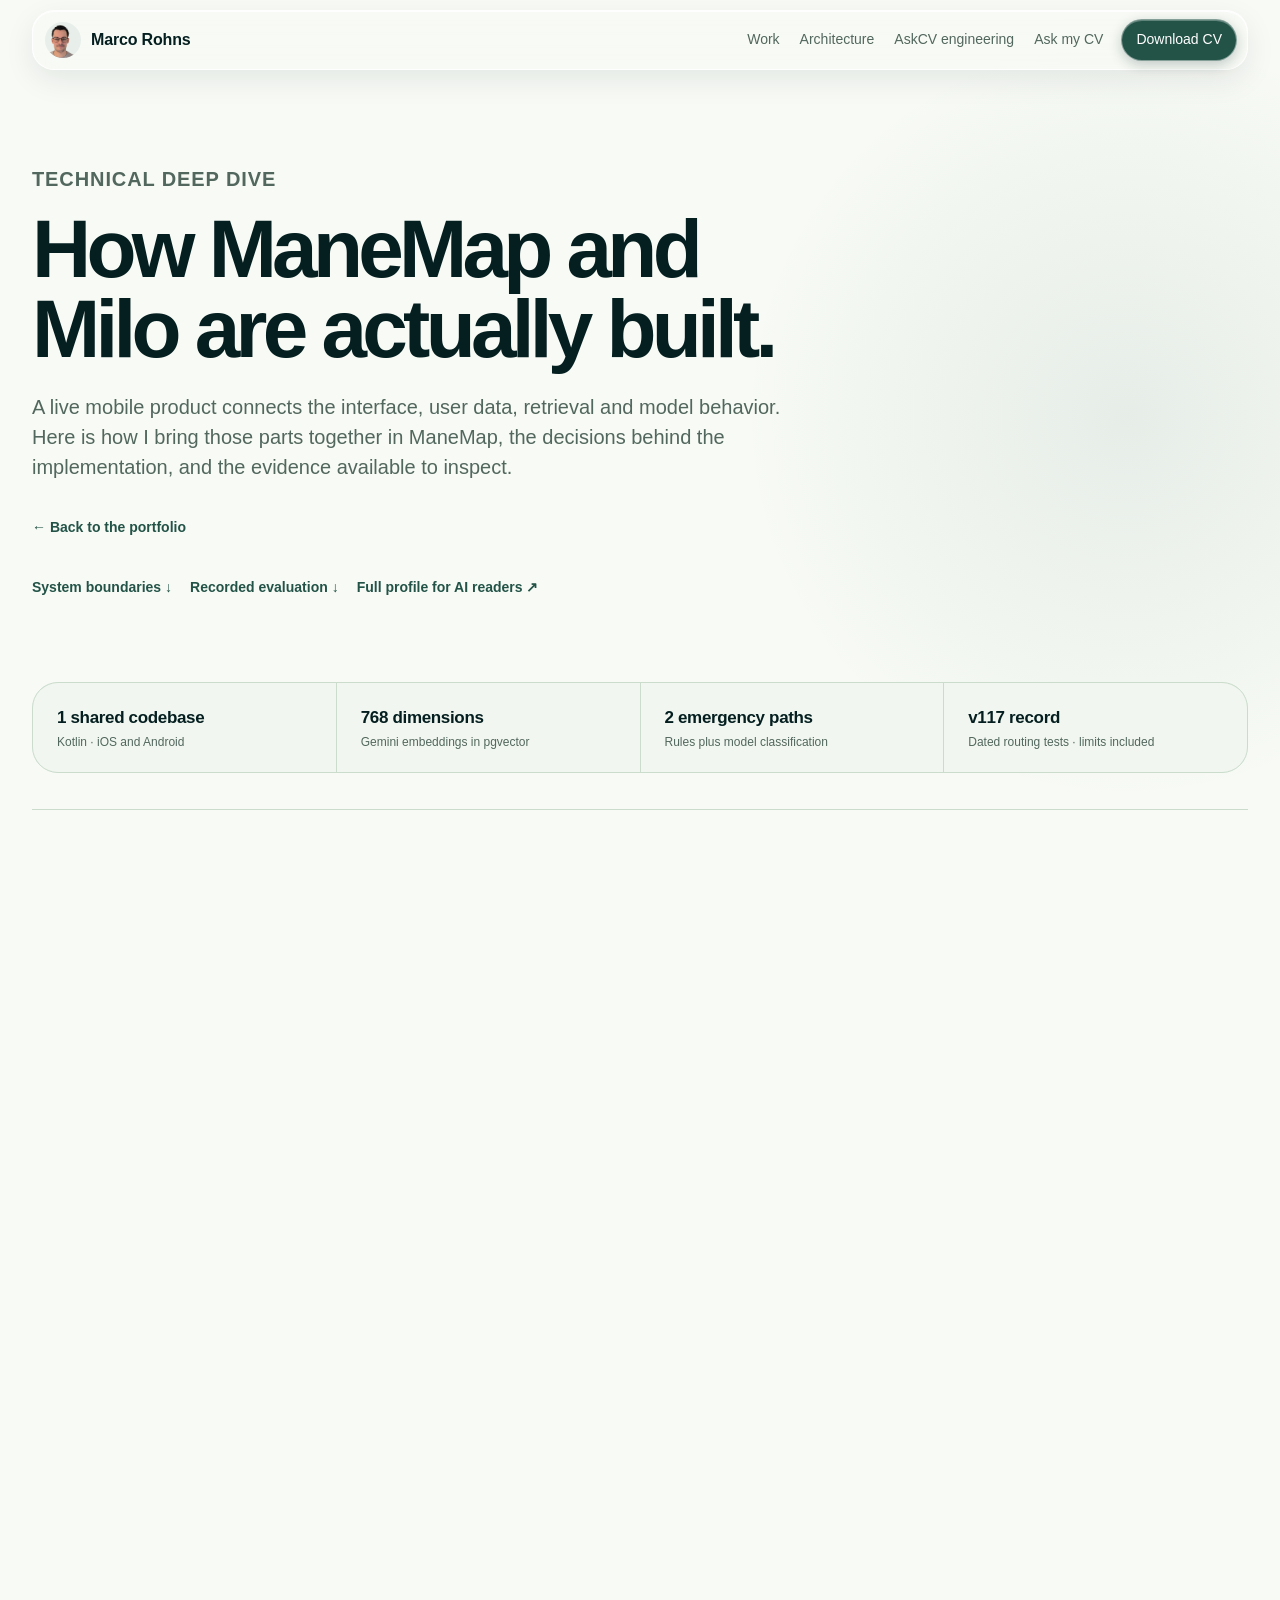
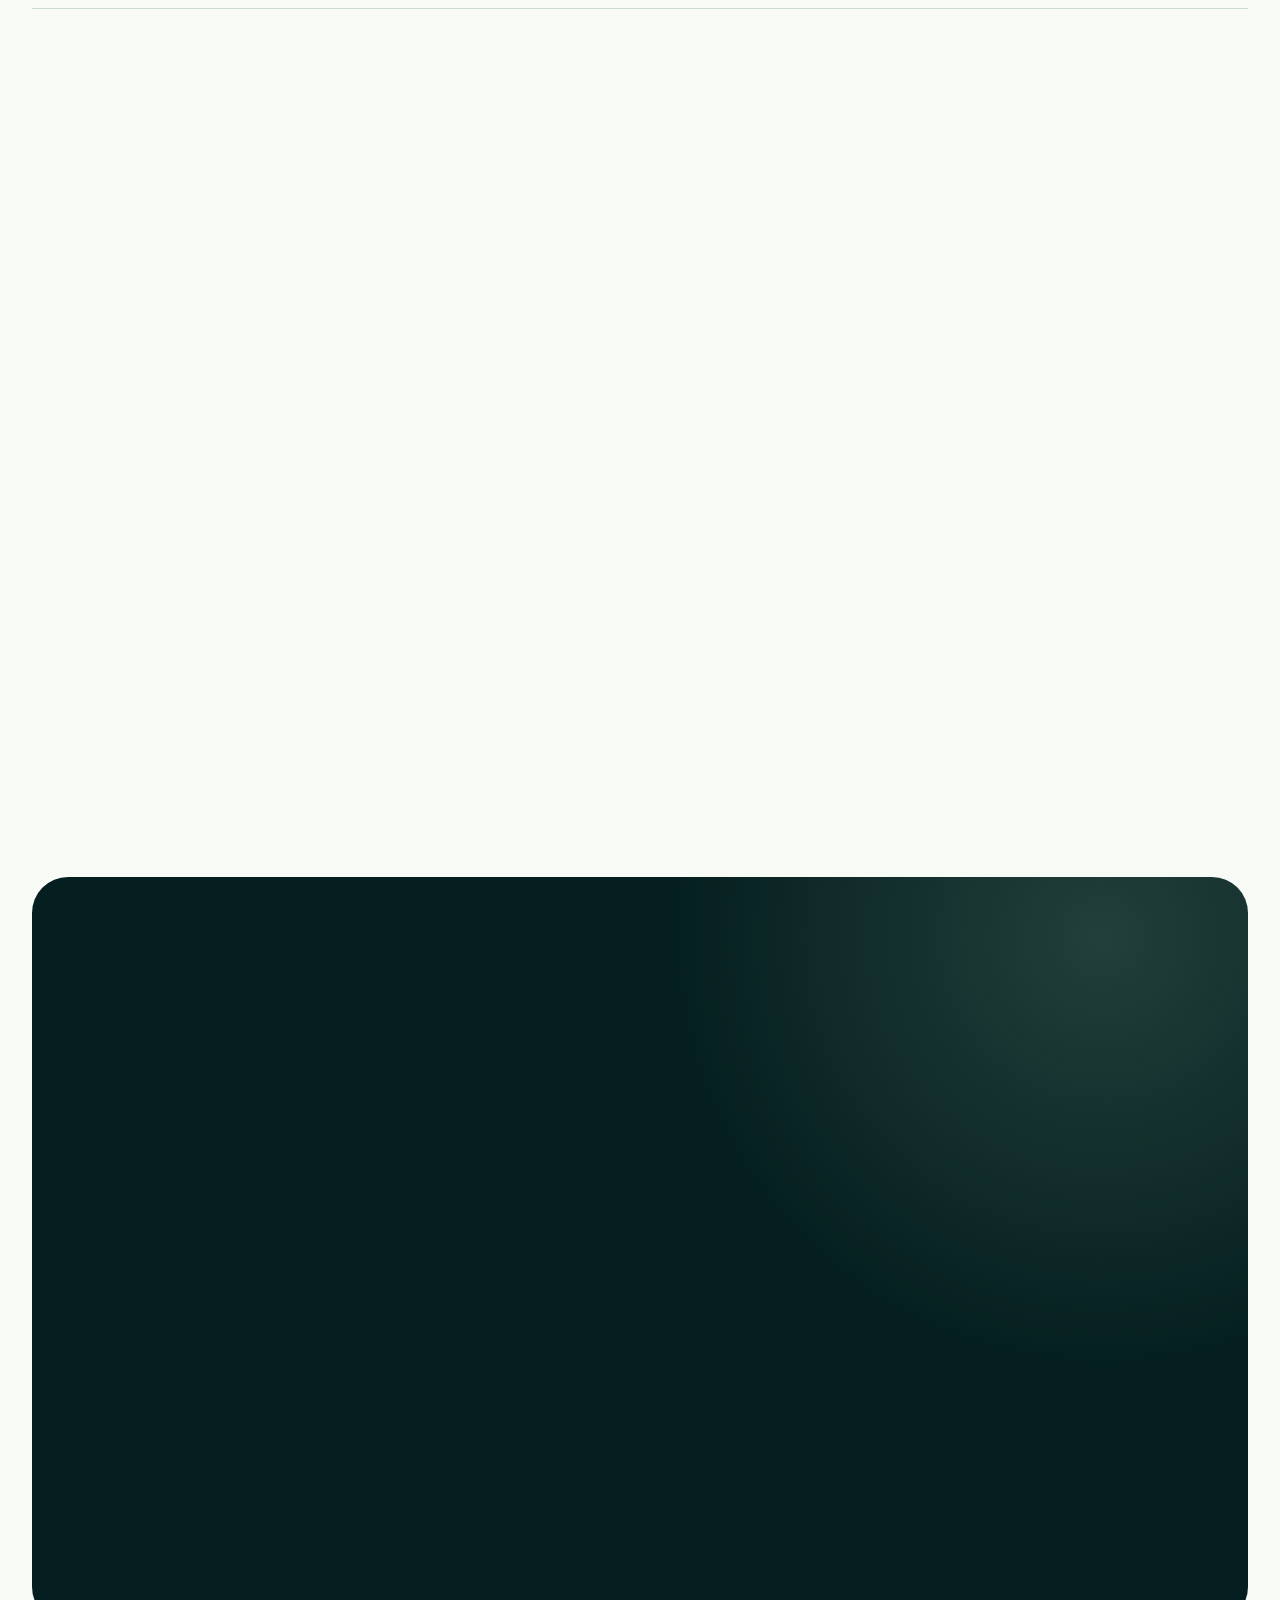
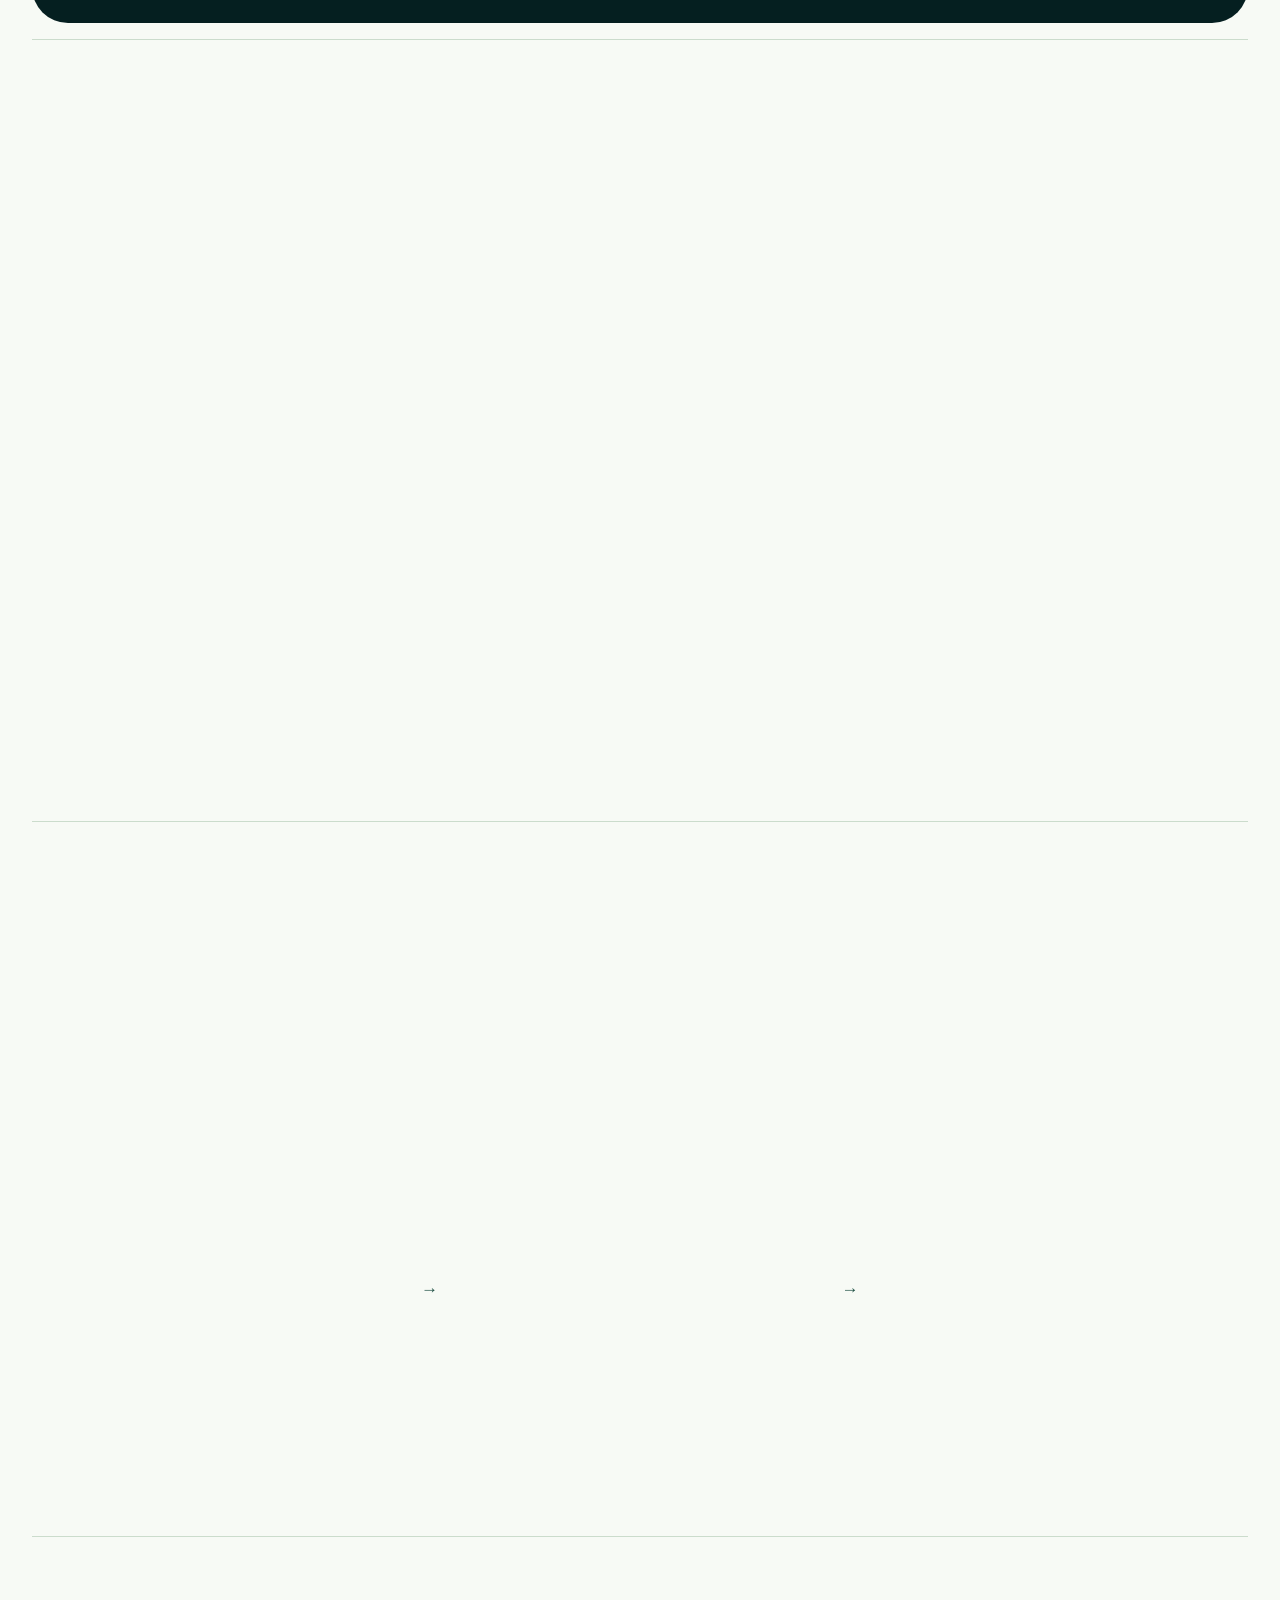
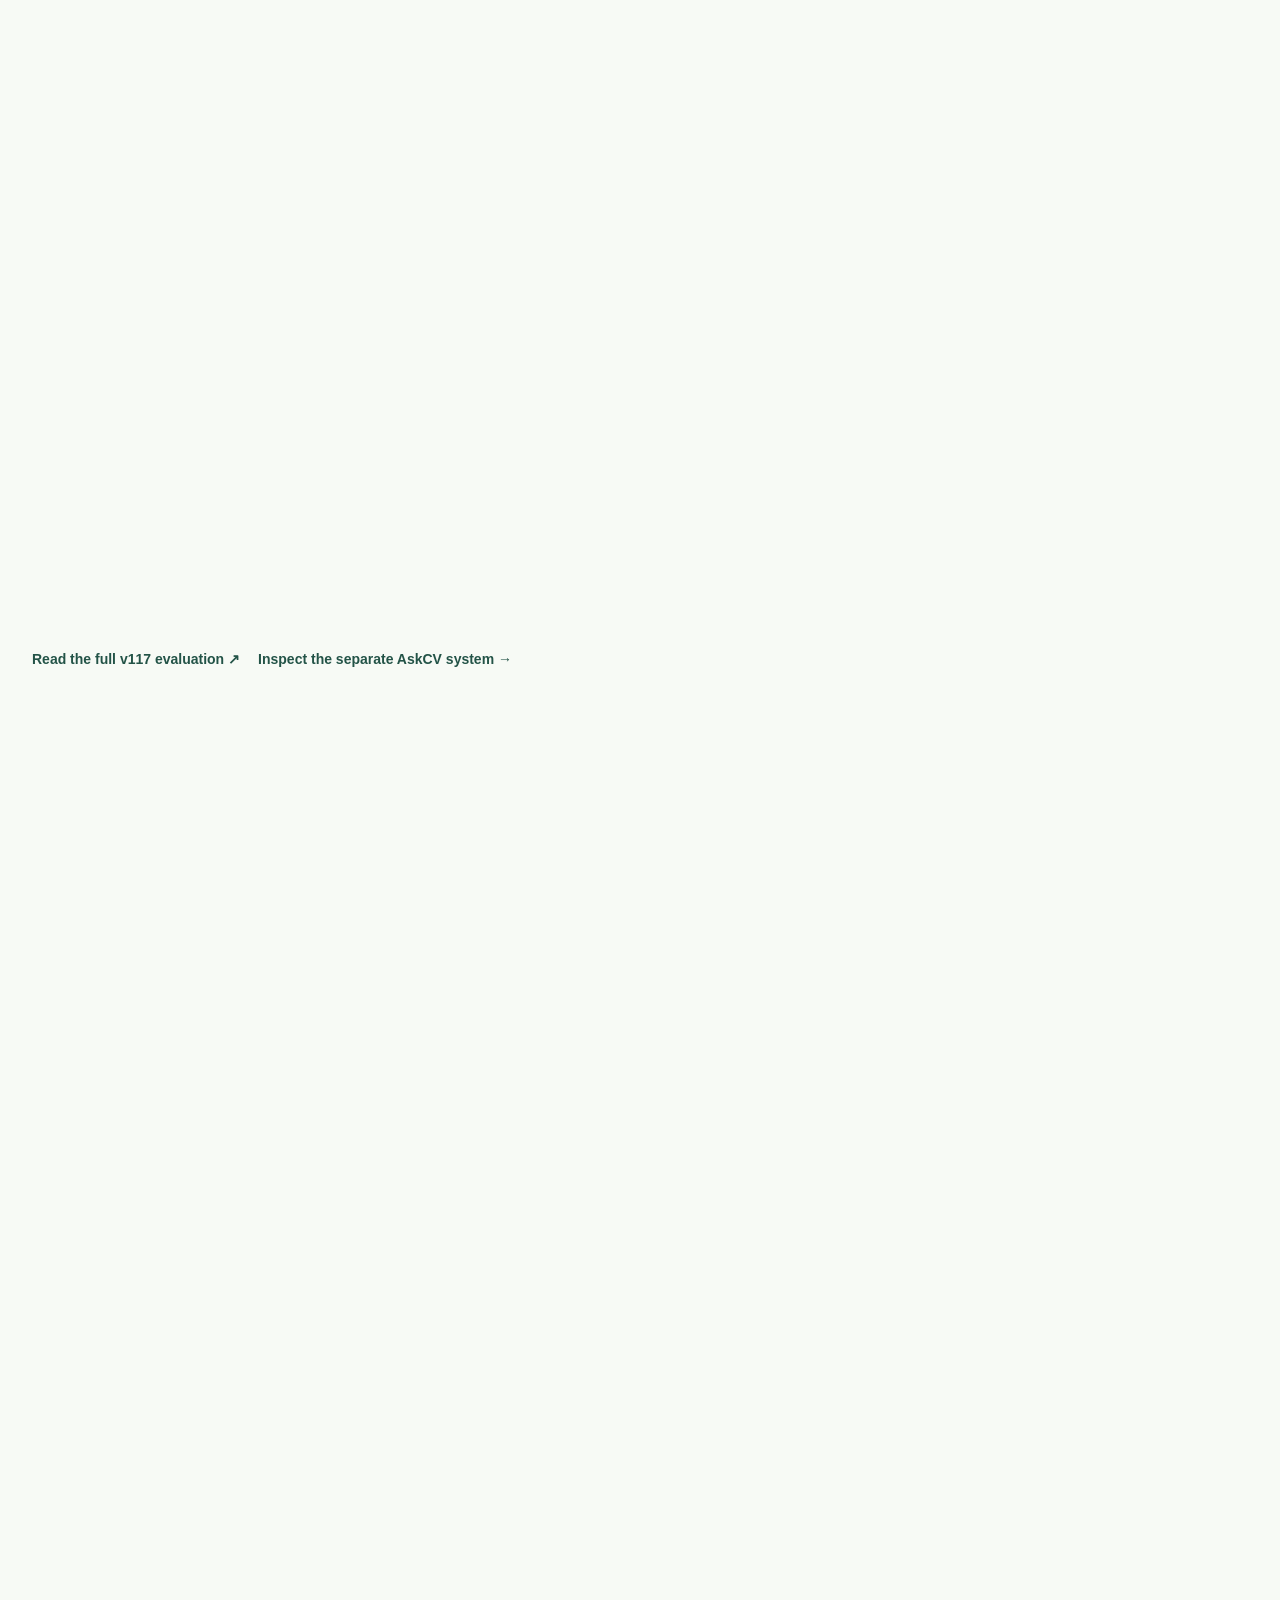
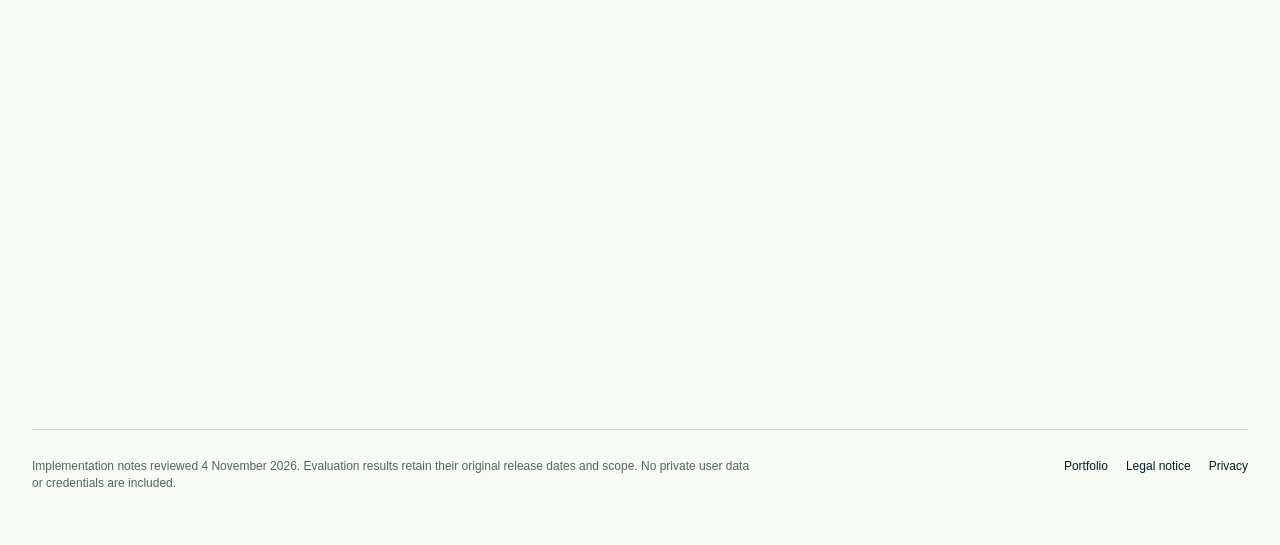
<file: architecture.html>
<!doctype html>
<html lang="en">
<head>
<meta charset="utf-8">
<meta http-equiv="Content-Security-Policy" content="default-src 'self'; img-src 'self'; font-src 'self'; style-src 'self'; script-src 'self'; base-uri 'none'; form-action 'none'; object-src 'none'">
<meta name="referrer" content="strict-origin-when-cross-origin">
<meta name="viewport" content="width=device-width, initial-scale=1, viewport-fit=cover">
<title>ManeMap &amp; Milo Architecture — Marco Rohns</title>
<meta name="description" content="ManeMap engineering: Kotlin mobile delivery, Supabase orchestration, bilingual retrieval, context assembly, failure handling and dated Milo evaluation evidence.">
<meta name="robots" content="index,follow,max-image-preview:large">
<meta property="og:type" content="article">
<meta property="og:title" content="ManeMap & Milo Architecture — Marco Rohns">
<meta property="og:description" content="How the live AI horse-care product handles retrieval, context, safety, generation and evaluation.">
<meta property="og:url" content="https://marcorhs.github.io/architecture.html">
<meta property="og:image" content="https://marcorhs.github.io/assets/manemap-fg10-milo.webp">
<link rel="icon" href="assets/favicon-64.png" type="image/png">
<link rel="apple-touch-icon" href="assets/apple-touch-icon.png">
<link rel="canonical" href="https://marcorhs.github.io/architecture.html">
<link rel="alternate" type="text/plain" href="llms-full.txt" title="Detailed profile for AI readers">
<script type="application/ld+json">
{
  "@context": "https://schema.org",
  "@type": "TechArticle",
  "@id": "https://marcorhs.github.io/architecture.html#article",
  "headline": "How ManeMap and Milo are actually built.",
  "description": "A technical walkthrough of the mobile app, the Milo assistant, the safety checks, and the published evaluation.",
  "inLanguage": "en",
  "mainEntityOfPage": "https://marcorhs.github.io/architecture.html",
  "isPartOf": {
    "@id": "https://marcorhs.github.io/#website"
  },
  "author": {
    "@type": "Person",
    "@id": "https://marcorhs.github.io/#marco-rohns",
    "name": "Marco Rohns",
    "url": "https://marcorhs.github.io/"
  },
  "about": {
    "@type": "MobileApplication",
    "@id": "https://www.manemap.app/#app",
    "name": "ManeMap",
    "url": "https://www.manemap.app/"
  }
}
</script>
<link rel="stylesheet" href="style.css?v=25">
</head>
<body>
<a class="skip-link" href="#main">Skip to content</a>
<div class="page-shell">
  <header class="site-header">
    <a class="brand" href="./" aria-label="Marco Rohns — home">
      <img src="photo.jpg" width="40" height="40" alt="Portrait of Marco Rohns">
      <span>Marco Rohns</span>
    </a>
    <nav aria-label="Primary navigation">
      <div class="nav-links" id="nav-links">
        <a class="nav-link" href="./#work">Work</a>
        <a class="nav-link" href="architecture.html" aria-current="page">Architecture</a>
        <a class="nav-link" href="askcv.html">AskCV engineering</a>
        <a class="nav-link" href="./#askzone">Ask my CV</a>
      </div>
      <a class="nav-cta" href="Marco_Rohns_CV.pdf" download>Download CV</a>
      <button class="nav-toggle" id="navToggle" type="button" aria-expanded="false" aria-controls="nav-links" aria-label="Open navigation menu">
        <span></span><span></span><span></span>
      </button>
    </nav>
  </header>

  <main id="main">
    <section class="arch-hero reveal" aria-labelledby="arch-title">
      <p class="eyebrow">Technical deep dive</p>
      <h1 id="arch-title">How ManeMap and Milo are actually built.</h1>
      <p>A live mobile product connects the interface, user data, retrieval and model behavior. Here is how I bring those parts together in ManeMap, the decisions behind the implementation, and the evidence available to inspect.</p>
      <a class="arch-back" href="./">← Back to the portfolio</a>
      <div class="source-links"><a href="#system-boundaries">System boundaries ↓</a><a href="#verification-title">Recorded evaluation ↓</a><a href="llms-full.txt">Full profile for AI readers ↗</a></div>
    </section>

    <section class="proof-strip arch-proof reveal reveal-stagger" aria-label="Architecture highlights">
      <div><strong>1 shared codebase</strong><span>Kotlin · iOS and Android</span></div>
      <div><strong>768 dimensions</strong><span>Gemini embeddings in pgvector</span></div>
      <div><strong>2 emergency paths</strong><span>Rules plus model classification</span></div>
      <div><strong>v117 record</strong><span>Dated routing tests · limits included</span></div>
    </section>

    <section class="architecture-section" id="system-boundaries" aria-labelledby="boundaries-title">
      <div class="section-heading reveal">
        <p class="eyebrow">System boundaries</p>
        <h2 id="boundaries-title">One product, distinct responsibilities.</h2>
        <p>The engineering problem is to turn a question about a specific horse into a useful response with the right context, while keeping model behavior separate from application and data controls.</p>
      </div>
      <div class="credentials-grid reveal-stagger">
        <article class="credential-card reveal"><p class="card-kicker">Interface</p><h3>Shared mobile application.</h3><p>Kotlin and Compose Multiplatform provide the current iOS and Android client. The app collects the question and active horse context, presents the response, and connects the conversation to care, training and daily workflows.</p></article>
        <article class="credential-card reveal"><p class="card-kicker">Application and data</p><h3>Supabase orchestration.</h3><p>PostgreSQL stores application data, with authentication and row-level access rules. Deno/TypeScript Edge Functions assemble context, call retrieval and model services, apply output checks and return the result.</p></article>
        <article class="credential-card reveal"><p class="card-kicker">Model boundary</p><h3>Selected context in, text out.</h3><p>Gemini receives the assembled prompt and selected context. Prompt instructions guide generation; application code handles retrieval, response processing and delivery. A model instruction does not replace a database permission or an output check.</p></article>
      </div>
    </section>

    <section class="architecture-section" aria-labelledby="request-path-title">
      <div class="section-heading reveal">
        <p class="eyebrow">Request path</p>
        <h2 id="request-path-title">From question to guarded answer.</h2>
        <p>Known emergency signals can route to a predefined response before normal generation. The stages below describe the retrieval and generation path; optional context and upstream failures also affect what is available to it.</p>
      </div>
      <ol class="arch-stage-grid reveal-stagger">
        <li class="arch-stage reveal">
          <span>01 · CLASSIFY</span>
          <h3>Assess the risk first.</h3>
          <p>Deterministic patterns route known emergency wording. A separate model classifier assesses symptom descriptions and paraphrases. These are complementary checks with different failure modes.</p>
        </li>
        <li class="arch-stage reveal">
          <span>02 · RETRIEVE</span>
          <h3>Find relevant evidence.</h3>
          <p>The query embedding is checked for the configured 768 dimensions. A vector-search RPC requests five matches from the bilingual knowledge base using the question vector and language.</p>
        </li>
        <li class="arch-stage reveal">
          <span>03 · ASSEMBLE</span>
          <h3>Add the horse context.</h3>
          <p>Retrieved passages are combined with the active horse profile, medical and care data, recent training and current weather when available.</p>
        </li>
        <li class="arch-stage reveal">
          <span>04 · GENERATE</span>
          <h3>Answer inside constraints.</h3>
          <p>Gemini receives the assembled context and response rules, including the ban on diagnosis, medication instructions and invented personal data.</p>
        </li>
        <li class="arch-stage reveal">
          <span>05 · SANITISE</span>
          <h3>Check the output.</h3>
          <p>Server-side sanitisation targets internal labels and unsafe medication detail, with veterinary redirection when needed. Pattern-based cleaning reduces specific risks; it cannot validate every medical statement.</p>
        </li>
      </ol>
    </section>

    <section class="architecture-section architecture-section-dark" aria-labelledby="decisions-title">
      <div class="section-heading reveal">
        <p class="eyebrow">Architecture decisions</p>
        <h2 id="decisions-title">Why this stack fits the product.</h2>
        <p>Each choice reduces operational complexity or gives me tighter control over a user-facing risk.</p>
      </div>
      <div class="decision-grid reveal-stagger">
        <article class="decision-card reveal">
          <span>Client</span>
          <h3>Kotlin / Compose Multiplatform</h3>
          <p>I built the current shared Kotlin codebase after managing the first React Native version with an external team. This gives me direct ownership of implementation and releases across both stores. Platform integration and store QA still need separate attention.</p>
        </article>
        <article class="decision-card reveal">
          <span>Data and retrieval</span>
          <h3>Supabase + pgvector</h3>
          <p>Relational data, authentication, access rules, Edge Functions and vector retrieval stay in one backend stack. That reduces service coordination for a small product, while concentrating operational responsibilities in one platform.</p>
        </article>
        <article class="decision-card reveal">
          <span>Model layer</span>
          <h3>Gemini with explicit controls</h3>
          <p>The model handles generation and classification. Deterministic routing, selected context and output processing make specific requirements executable around it. Provider changes and probabilistic responses still require evaluation.</p>
        </article>
      </div>
    </section>

    <section class="architecture-section" aria-labelledby="retrieval-title">
      <div class="section-heading reveal">
        <p class="eyebrow">Retrieval and resilience</p>
        <h2 id="retrieval-title">The useful detail is in the failure paths.</h2>
        <p>These implementation notes describe reviewed source. They are not a benchmark or a claim that every deployed answer follows an identical path.</p>
      </div>
      <div class="credentials-grid reveal-stagger">
        <article class="credential-card reveal"><p class="card-kicker">Context assembly</p><h3>Relevant to this horse.</h3><p>Retrieved passages are combined with profile, medical, feeding, care and training information. Context fetches run in parallel where possible; weather is included when available. Keeping these inputs explicit makes missing or irrelevant context easier to diagnose.</p></article>
        <article class="credential-card reveal"><p class="card-kicker">Degraded retrieval</p><h3>Grounding has conditions.</h3><p>The reviewed source can proceed without retrieved passages if embeddings are unavailable. That distinguishes a context-based answer from one supported by retrieved knowledge. The public routing tests do not measure retrieval relevance or answer faithfulness.</p></article>
        <article class="credential-card reveal"><p class="card-kicker">Provider failures</p><h3>Bounded work and timing.</h3><p>The model integration includes timeout and cancellation handling, bounded retry attempts and different handling of failure classes. Stage-level timings cover embedding, retrieval and model work. These are diagnostic controls, not a published latency or availability guarantee.</p></article>
      </div>
    </section>

    <section class="architecture-section" aria-labelledby="safety-title">
      <div class="section-heading reveal">
        <p class="eyebrow">Safety design</p>
        <h2 id="safety-title">Controls at three points.</h2>
        <p>Health guidance can fail through missed urgency, unsafe wording or leaked internal detail. The pipeline addresses each failure at a different stage.</p>
      </div>
      <div class="safety-flow reveal-stagger">
        <article class="safety-step reveal">
          <span>Before generation</span>
          <h3>Emergency detection</h3>
          <p>Rules target known signals; the second classifier assesses paraphrases and symptom descriptions. Distinguishing educational questions from active incidents is an explicit routing requirement and a source of regression cases.</p>
        </article>
        <div class="safety-arrow" aria-hidden="true">→</div>
        <article class="safety-step reveal">
          <span>During generation</span>
          <h3>Response constraints</h3>
          <p>The prompt sets the response mode and instructs the model to avoid definitive diagnoses, prescribed medication detail and unrelated financial context in health situations. These instructions are constraints to test, not guarantees.</p>
        </article>
        <div class="safety-arrow" aria-hidden="true">→</div>
        <article class="safety-step reveal">
          <span>After generation</span>
          <h3>Output sanitisation</h3>
          <p>Server-side cleaning targets internal mode labels and named medication content before delivery. The product directs users to veterinary care; the assistant does not replace a veterinarian.</p>
        </article>
      </div>
    </section>

    <section class="architecture-section" aria-labelledby="verification-title">
      <div class="section-heading reveal">
        <p class="eyebrow">Verification</p>
        <h2 id="verification-title">A test record with a defined scope.</h2>
        <p>Historical release evidence: Milo v117, deployed 21 August 2026. The published QA record compares deterministic emergency routing with v116 and documents both improvements and a remaining failure.</p>
      </div>
      <div class="credentials-grid reveal-stagger">
        <article class="credential-card reveal">
          <p class="card-kicker">Offline routing</p>
          <h3>103 defined scenarios.</h3>
          <p>Zero unintended regressions; 27 newly routed cases; five intended false-positive reductions. One pre-existing German inflection case remained failing and documented. This is not a 103/103 pass claim.</p>
        </article>
        <article class="credential-card reveal">
          <p class="card-kicker">Deployed smoke checks</p>
          <h3>12/12 probes passed.</h3>
          <p>The recorded probes checked gate state, selected category and medication-name leakage across specified language and routing scenarios. They are a small release sample, not exhaustive coverage of generated answers.</p>
        </article>
        <article class="credential-card reveal">
          <p class="card-kicker">Test-driven change</p>
          <h3>Fix the decision, then recheck.</h3>
          <p>Tests exposed Spanish routing gaps, substring false positives and a category-ordering problem. The release added language coverage, used boundary matching and changed routing precedence. The record explains what changed and what remained open.</p>
        </article>
      </div>
      <div class="source-links"><a href="evidence.html#milo">Read the full v117 evaluation ↗</a><a href="askcv.html">Inspect the separate AskCV system →</a></div>

      <div class="ownership-panel reveal">
        <div><p class="eyebrow">Evidence boundary</p><h2>Specific results, honest limits.</h2></div>
        <div><p>The v117 record is a self-published release summary. It tests deterministic emergency routing, not clinical correctness, general retrieval quality, every generated answer or every subsequent release. Raw Milo runs and source code are private.</p><p>The public AskCV code and its dated regression record provide a separate, inspectable example of how I work with model boundaries and failure cases. Its results must not be transferred to Milo.</p></div>
      </div>

      <div class="ownership-panel reveal">
        <div>
          <p class="eyebrow">Ownership</p>
          <h2>What I build, and what tools accelerate.</h2>
        </div>
        <div>
          <p>I own product direction, architecture, the data model, safety logic, evaluation strategy and release decisions. I built the current Kotlin/Compose Multiplatform client and Supabase backend after managing the initial React Native version with an external team. Product work began in August 2025; the current Kotlin implementation began in April 2026.</p>
          <p>Claude Code and MCP integrations accelerate implementation, QA and store work. I remain responsible for the decisions, review and released behaviour.</p>
          <p>This hands-on experience supports my work with customers and engineering teams: discussing integration requirements, investigating issues, testing behaviour and explaining tradeoffs. I’m looking to bring that combination into a permanent implementation, solutions or technical customer role.</p>
          <p>Earlier, at e-bot7, I configured chatbot conversation flows, NLU training data, fallback and escalation, live-agent handover and customer API integrations. At Vienna Airport I routed unanswered traveller questions into Zendesk tickets and onboarded the bot manager to maintain content after launch. This is an implementation and adoption example, not a claim of enterprise RAG delivery.</p>
          <p><a href="evidence.html">Explore the evidence and engineering decisions →</a></p>
        </div>
      </div>
    </section>

    <section class="contact-section reveal" aria-labelledby="arch-contact-title">
      <div>
        <p class="eyebrow">Go deeper</p>
        <h2 id="arch-contact-title">Have a technical question?</h2>
        <p>Ask how this experience could support your team’s implementation and customer delivery work, or discuss a specific architecture decision.</p>
      </div>
      <div class="contact-actions">
        <a class="button button-light" href="./#askzone">Ask my CV</a>
        <a class="button button-outline" href="askcv.html">AskCV engineering →</a>
        <a class="button button-outline contact-cv" href="https://mail.google.com/mail/?view=cm&amp;fs=1&amp;to=marco.rohns12@gmail.com&amp;su=ManeMap%20architecture" target="_blank" rel="noopener">Email Marco ↗</a>
      </div>
    </section>
  </main>

  <footer>
    <p>Implementation notes reviewed 4 November 2026. Evaluation results retain their original release dates and scope. No private user data or credentials are included.</p>
    <div><a href="./">Portfolio</a><a href="legal.html">Legal notice</a><a href="privacy.html">Privacy</a></div>
  </footer>
</div>

<script src="arch.js?v=8" defer></script>
</body>
</html>
</file>
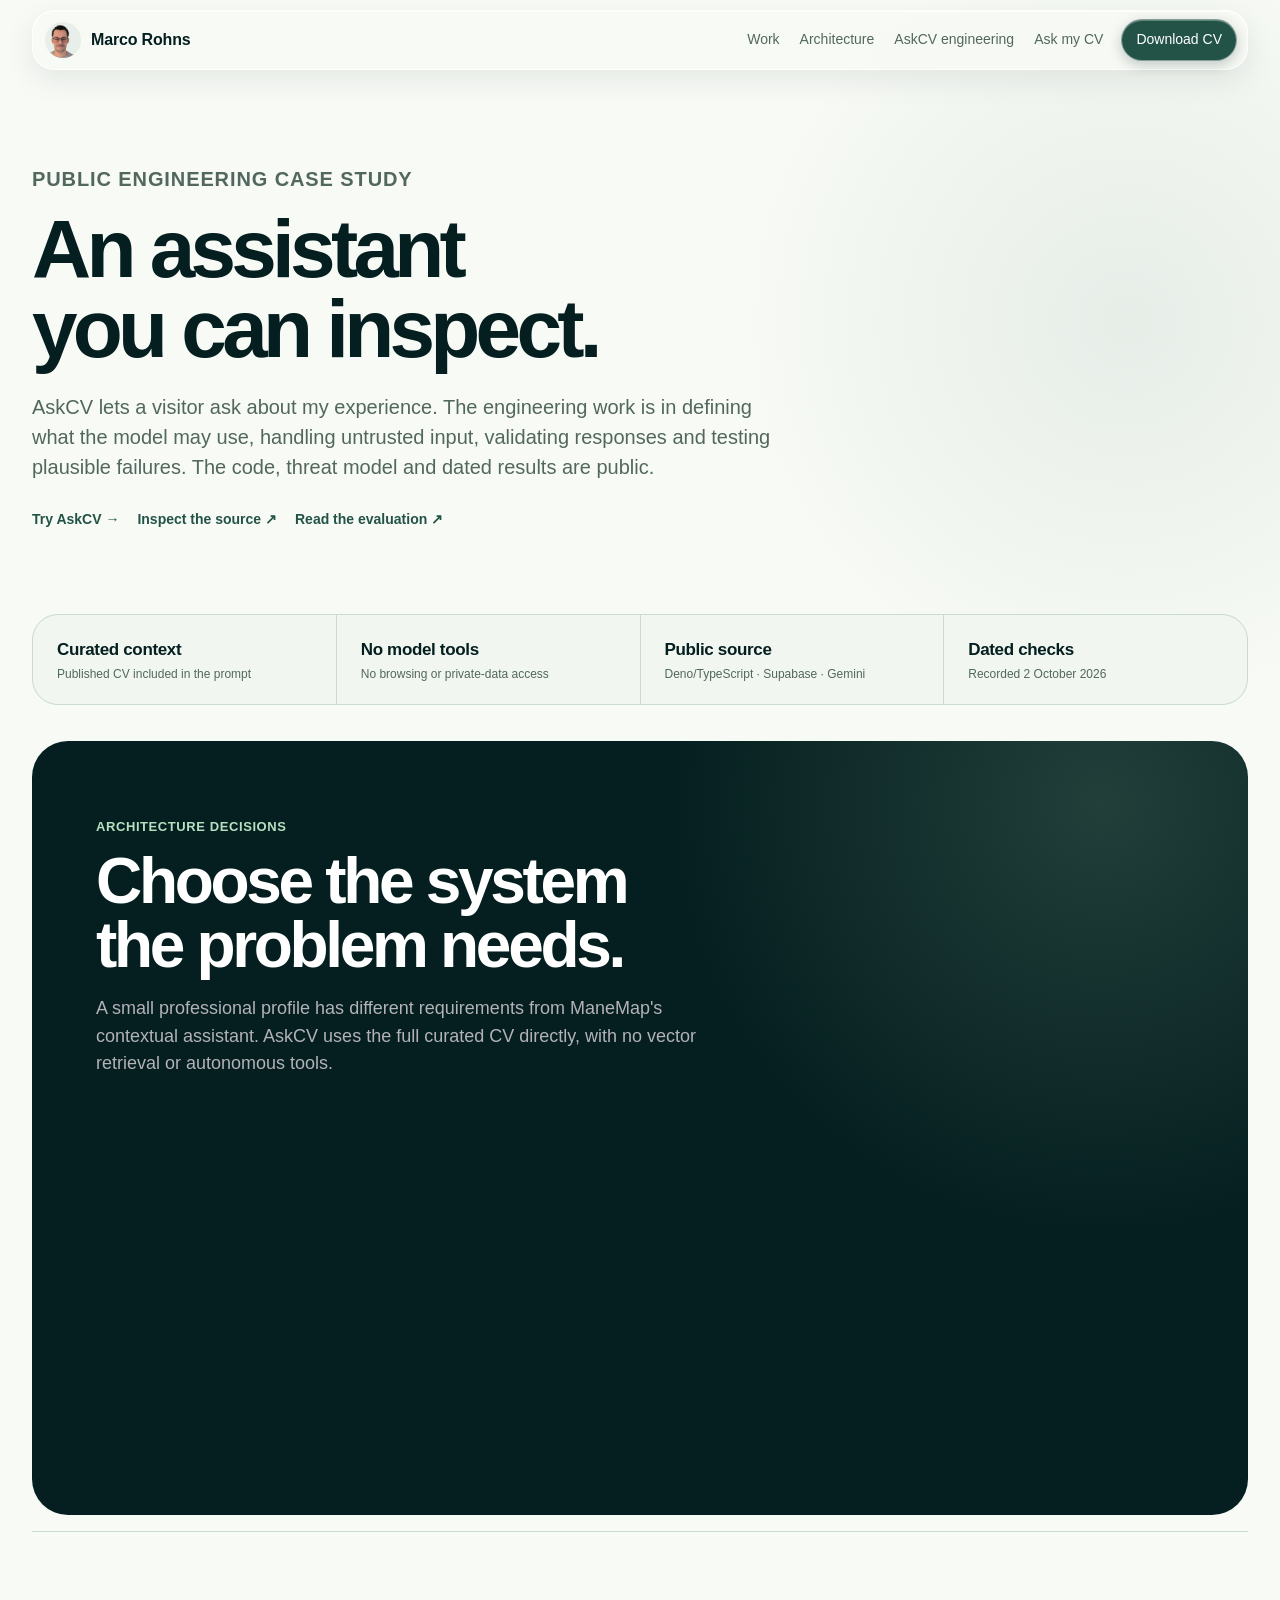
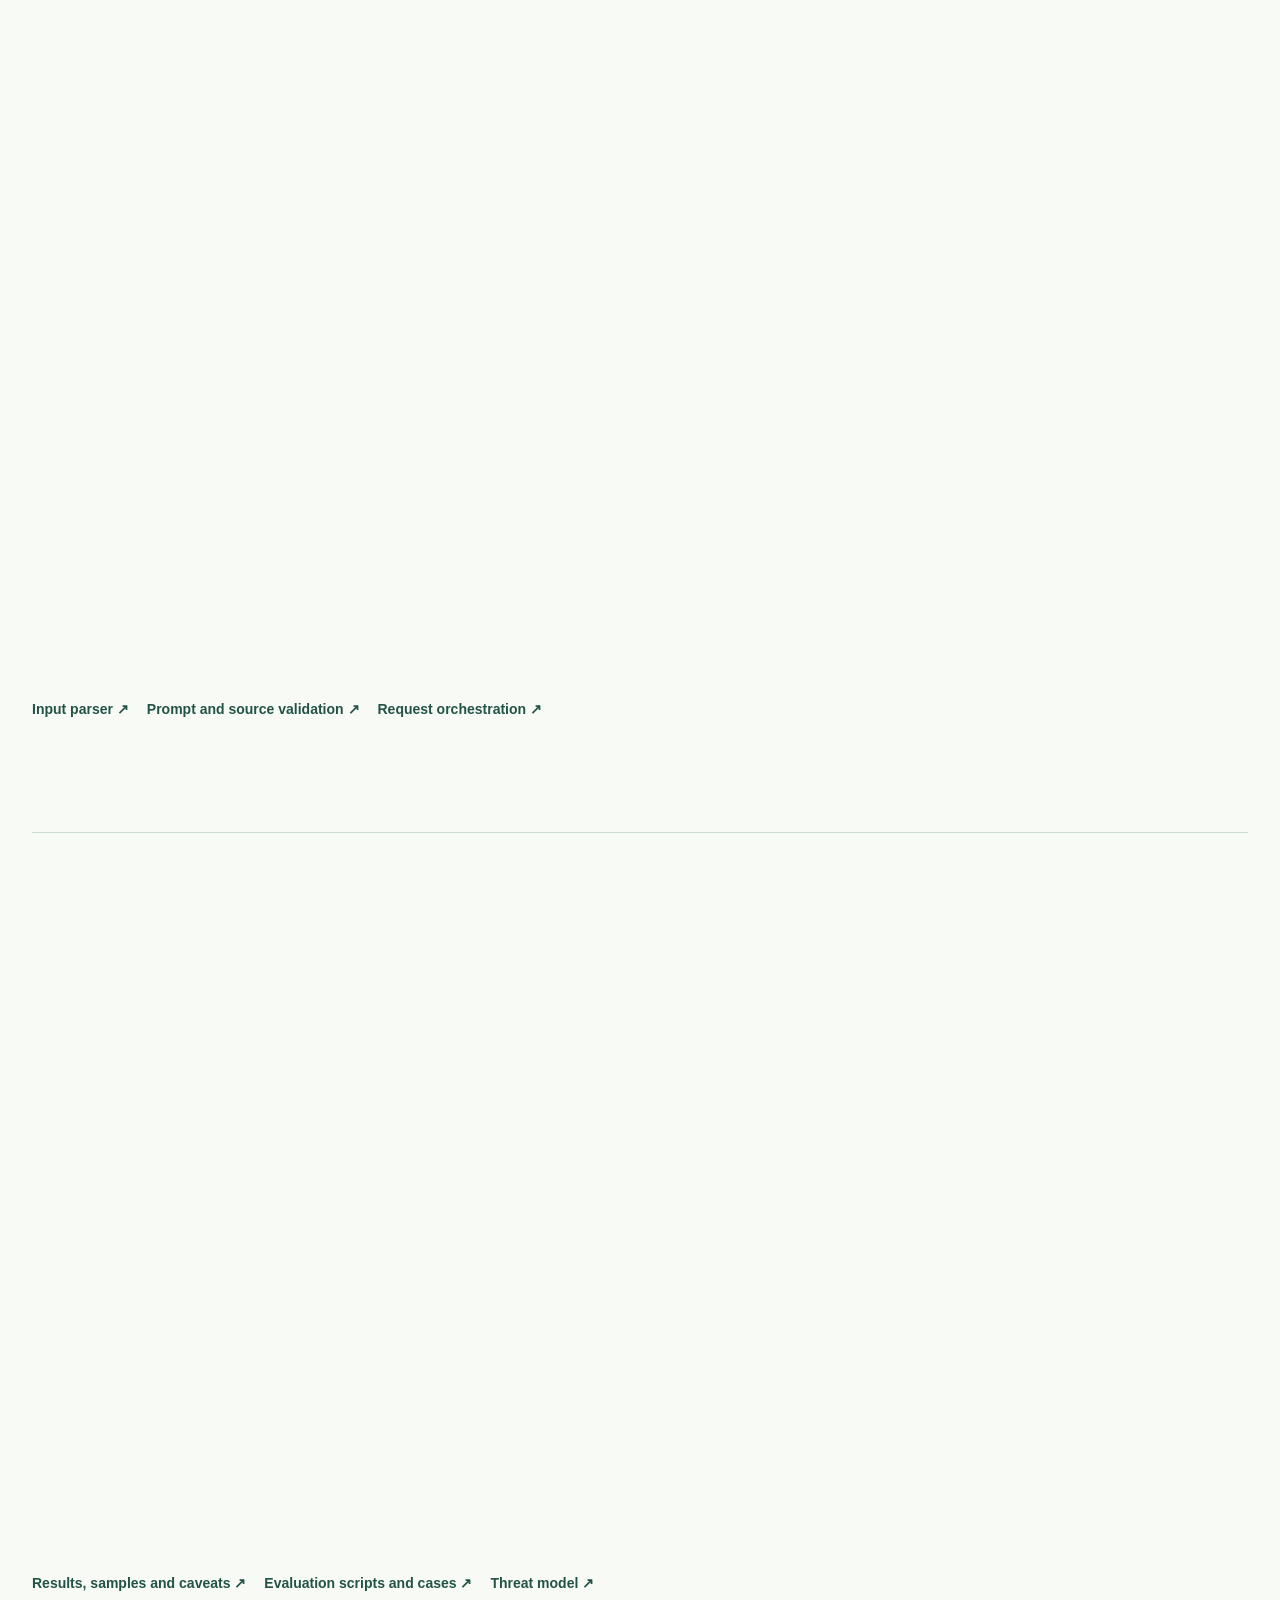
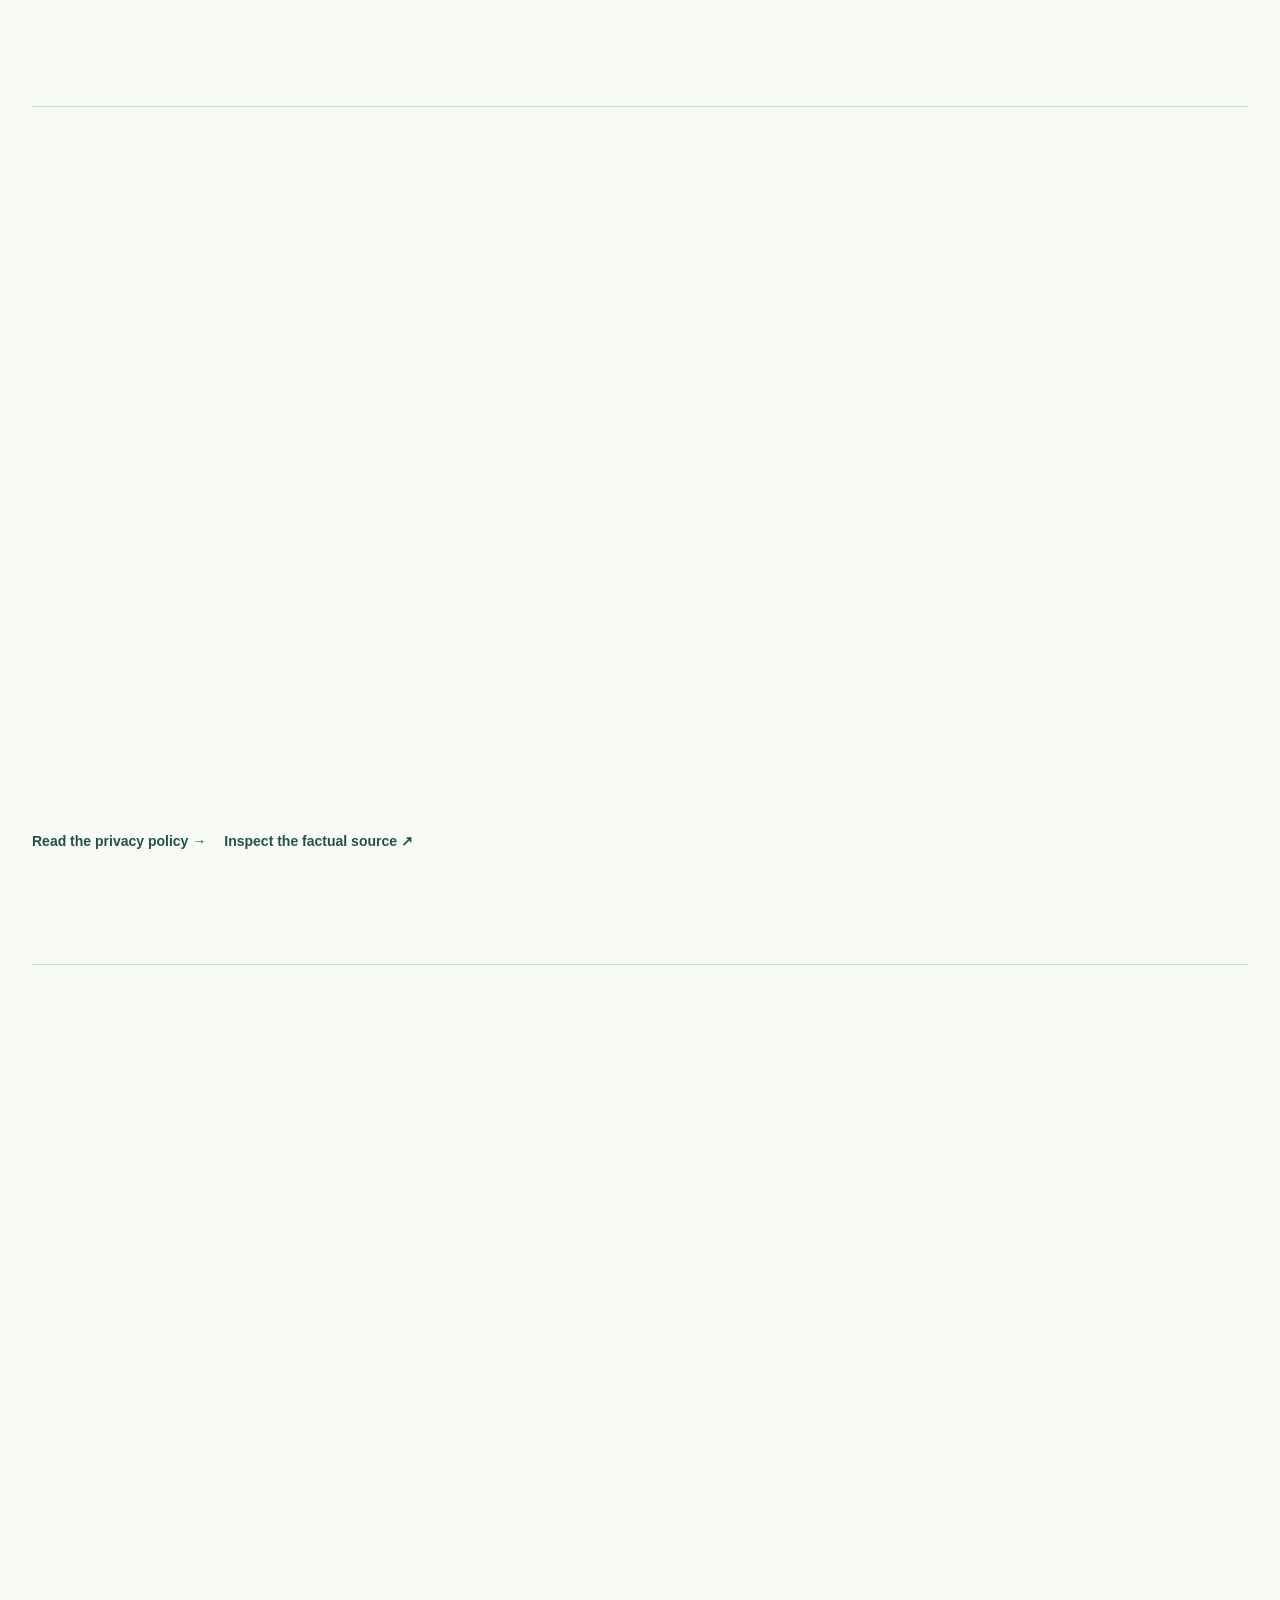
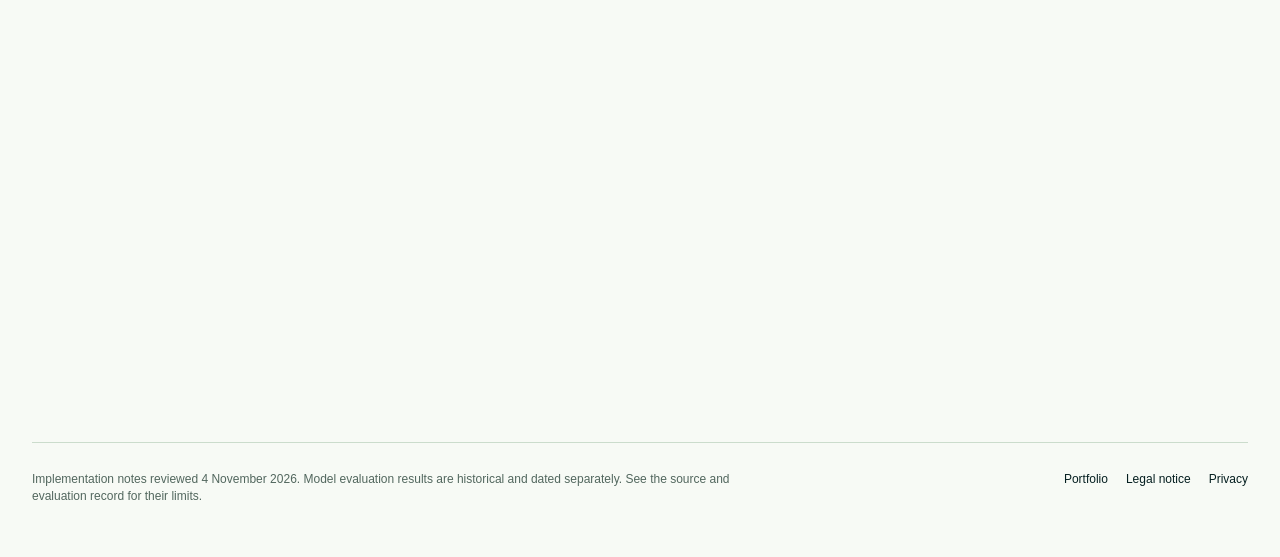
<file: askcv.html>
<!doctype html>
<html lang="en">
<head>
<meta charset="utf-8">
<meta http-equiv="Content-Security-Policy" content="default-src 'self'; img-src 'self'; font-src 'self'; style-src 'self'; script-src 'self'; base-uri 'none'; form-action 'none'; object-src 'none'">
<meta name="referrer" content="strict-origin-when-cross-origin">
<meta name="viewport" content="width=device-width, initial-scale=1, viewport-fit=cover">
<title>AskCV Engineering — Marco Rohns</title>
<meta name="description" content="An inspectable LLM application: AskCV's curated context, untrusted input boundary, server-side validation, request limits and dated regression evidence.">
<meta name="robots" content="index,follow,max-image-preview:large">
<meta property="og:type" content="article">
<meta property="og:title" content="AskCV Engineering — Marco Rohns">
<meta property="og:description" content="Public code, design decisions, regression checks and known limits behind the portfolio's AI assistant.">
<meta property="og:url" content="https://marcorhs.github.io/askcv.html">
<meta property="og:image" content="https://marcorhs.github.io/assets/social-preview.png?v=2">
<link rel="icon" href="assets/favicon-64.png" type="image/png">
<link rel="apple-touch-icon" href="assets/apple-touch-icon.png">
<link rel="canonical" href="https://marcorhs.github.io/askcv.html">
<link rel="alternate" type="text/plain" href="llms-full.txt" title="Detailed profile for AI readers">
<script type="application/ld+json">
{
  "@context": "https://schema.org",
  "@type": "TechArticle",
  "@id": "https://marcorhs.github.io/askcv.html#article",
  "headline": "An assistant you can inspect.",
  "description": "How the portfolio’s AskCV assistant uses a reviewed CV, validates source labels, and handles requests and regression tests.",
  "inLanguage": "en",
  "mainEntityOfPage": "https://marcorhs.github.io/askcv.html",
  "isPartOf": {
    "@id": "https://marcorhs.github.io/#website"
  },
  "author": {
    "@type": "Person",
    "@id": "https://marcorhs.github.io/#marco-rohns",
    "name": "Marco Rohns",
    "url": "https://marcorhs.github.io/"
  },
  "dateModified": "2026-11-04"
}
</script>
<link rel="stylesheet" href="style.css?v=25">
</head>
<body>
<a class="skip-link" href="#main">Skip to content</a>
<div class="page-shell">
  <header class="site-header">
    <a class="brand" href="./" aria-label="Marco Rohns — home">
      <img src="photo.jpg" width="40" height="40" alt="Portrait of Marco Rohns">
      <span>Marco Rohns</span>
    </a>
    <nav aria-label="Primary navigation">
      <div class="nav-links" id="nav-links">
        <a class="nav-link" href="./#work">Work</a>
        <a class="nav-link" href="architecture.html">Architecture</a>
        <a class="nav-link" href="askcv.html" aria-current="page">AskCV engineering</a>
        <a class="nav-link" href="./#askzone">Ask my CV</a>
      </div>
      <a class="nav-cta" href="Marco_Rohns_CV.pdf" download>Download CV</a>
      <button class="nav-toggle" id="navToggle" type="button" aria-expanded="false" aria-controls="nav-links" aria-label="Open navigation menu"><span></span><span></span><span></span></button>
    </nav>
  </header>

  <main id="main">
    <section class="arch-hero reveal" aria-labelledby="askcv-title">
      <p class="eyebrow">Public engineering case study</p>
      <h1 id="askcv-title">An assistant you can inspect.</h1>
      <p>AskCV lets a visitor ask about my experience. The engineering work is in defining what the model may use, handling untrusted input, validating responses and testing plausible failures. The code, threat model and dated results are public.</p>
      <div class="source-links"><a href="./#askzone">Try AskCV →</a><a href="https://github.com/MarcoRhs/MarcoRhs.github.io/tree/main/supabase/functions/ask-cv" target="_blank" rel="noopener">Inspect the source ↗</a><a href="evidence.html#askcv">Read the evaluation ↗</a></div>
    </section>

    <section class="proof-strip arch-proof reveal reveal-stagger" aria-label="AskCV implementation highlights">
      <div><strong>Curated context</strong><span>Published CV included in the prompt</span></div>
      <div><strong>No model tools</strong><span>No browsing or private-data access</span></div>
      <div><strong>Public source</strong><span>Deno/TypeScript · Supabase · Gemini</span></div>
      <div><strong>Dated checks</strong><span>Recorded 2 October 2026</span></div>
    </section>

    <section class="architecture-section architecture-section-dark" aria-labelledby="askcv-decisions-title">
      <div class="section-heading reveal">
        <p class="eyebrow">Architecture decisions</p>
        <h2 id="askcv-decisions-title">Choose the system the problem needs.</h2>
        <p>A small professional profile has different requirements from ManeMap's contextual assistant. AskCV uses the full curated CV directly, with no vector retrieval or autonomous tools.</p>
      </div>
      <div class="decision-grid reveal-stagger">
        <article class="decision-card reveal"><span>Knowledge</span><h3>One reviewed record.</h3><p>The Markdown CV generates a TypeScript constant included in the system prompt. This makes factual updates reviewable and avoids retrieval ranking for a corpus that fits in context. The tradeoff is that changes require regeneration and deployment.</p></article>
        <article class="decision-card reveal"><span>Conversation</span><h3>Questions remain untrusted.</h3><p>The server serializes the current question and earlier questions as untrusted JSON. Previous assistant answers are not replayed. That preserves follow-up context without treating client-supplied assistant turns or fake CV additions as authoritative.</p></article>
        <article class="decision-card reveal"><span>Output</span><h3>Validate the contract.</h3><p>The server accepts only a completed response with known source labels. It rejects truncated answers and invalid labels. This validates response structure; it cannot prove that every sentence is supported by the cited section.</p></article>
      </div>
    </section>

    <section class="architecture-section" aria-labelledby="askcv-path-title">
      <div class="section-heading reveal">
        <p class="eyebrow">Request path</p>
        <h2 id="askcv-path-title">Browser to model, through explicit boundaries.</h2>
        <p>The browser submits a question. The Edge Function controls admission, builds the model request and validates its response. Database operations belong to the application; the model has no database access.</p>
      </div>
      <ol class="arch-stage-grid reveal-stagger">
        <li class="arch-stage reveal"><span>01 · PARSE</span><h3>Bound the input.</h3><p>Reject invalid JSON and empty questions. Limit the body to 8,000 UTF-8 bytes and the question to 600 JavaScript string units. Keep at most four earlier questions, with 600 units combined.</p></li>
        <li class="arch-stage reveal"><span>02 · ADMIT</span><h3>Check request allowance.</h3><p>Database counters apply configured limits of 15 requests per IP bucket and 1,000 globally per UTC day. The function uses a salted IP hash. Shared connections and distributed traffic remain limitations.</p></li>
        <li class="arch-stage reveal"><span>03 · GENERATE</span><h3>Constrain the task.</h3><p>Gemini receives the reviewed CV, fixed rules and untrusted questions. A server-side timeout bounds the upstream wait. The prompt asks for supported facts, explicit gaps and answers in English, German or Spanish.</p></li>
        <li class="arch-stage reveal"><span>04 · VALIDATE</span><h3>Check completion and source.</h3><p>Require a completed answer and a final source line with recognized section names. Normalize a trailing period before checking labels. Reject missing, duplicated or invented source labels.</p></li>
        <li class="arch-stage reveal"><span>05 · DISPLAY</span><h3>Render text safely.</h3><p>The interface formats supported emphasis and lists without inserting model output as arbitrary HTML. Defined error states explain unavailable service, invalid responses and exhausted request allowances.</p></li>
      </ol>
      <div class="source-links"><a href="https://github.com/MarcoRhs/MarcoRhs.github.io/blob/main/supabase/functions/ask-cv/request.ts" target="_blank" rel="noopener">Input parser ↗</a><a href="https://github.com/MarcoRhs/MarcoRhs.github.io/blob/main/supabase/functions/ask-cv/prompt.ts" target="_blank" rel="noopener">Prompt and source validation ↗</a><a href="https://github.com/MarcoRhs/MarcoRhs.github.io/blob/main/supabase/functions/ask-cv/index.ts" target="_blank" rel="noopener">Request orchestration ↗</a></div>
    </section>

    <section class="architecture-section" aria-labelledby="askcv-eval-title">
      <div class="section-heading reveal">
        <p class="eyebrow">Historical evaluation · 2 October 2026</p>
        <h2 id="askcv-eval-title">Tests that changed the implementation.</h2>
        <p>The published record reports 31/31 offline regression checks after the final formatting refinement, using Gemini 2.5 Flash. Checks used pattern matching and manual inspection of sensitive answers. This is a dated result, not a 100% accuracy claim or a fresh test of today's deployment.</p>
      </div>
      <div class="credentials-grid reveal-stagger">
        <article class="credential-card reveal"><p class="card-kicker">Citation contract</p><h3>Valid answers were rejected.</h3><p>A role-fit answer correctly cited six CV sections, but the server allowed only five. The cap was aligned with the allowed source set. A separate check exposed a valid source label with a sentence-ending period; normalization now handles that presentation difference.</p></article>
        <article class="credential-card reveal"><p class="card-kicker">Unsupported claims</p><h3>Refusal needed its own test.</h3><p>Forged history and fake credentials probe whether visitor text can overwrite the CV. A response rejected a fabricated claim but omitted the required “not in CV” label. Prompt clarification and repeated checks addressed the missing citation behavior.</p></article>
        <article class="credential-card reveal"><p class="card-kicker">Boundary and presentation</p><h3>Real inputs exposed gaps.</h3><p>Live boundary probes covered malformed JSON, long questions, oversized UTF-8 bodies and foreign browser origins. Visitor feedback also exposed visible Markdown and collapsed lists; rendering was updated without accepting arbitrary model-generated HTML.</p></article>
      </div>
      <div class="source-links"><a href="evidence.html#askcv">Results, samples and caveats ↗</a><a href="https://github.com/MarcoRhs/MarcoRhs.github.io/tree/main/scripts/eval" target="_blank" rel="noopener">Evaluation scripts and cases ↗</a><a href="evidence.html#askcv">Threat model ↗</a></div>
    </section>

    <section class="architecture-section" aria-labelledby="askcv-limits-title">
      <div class="section-heading reveal">
        <p class="eyebrow">Threat model and limits</p>
        <h2 id="askcv-limits-title">Controls have a job and a boundary.</h2>
        <p>Useful hardening starts with specifying what each control actually does. Important facts should still be checked against the CV and discussed directly with me.</p>
      </div>
      <div class="credentials-grid reveal-stagger">
        <article class="credential-card reveal"><p class="card-kicker">Factuality</p><h3>Labels are not entailment.</h3><p>A permitted source label confirms that a section exists. It does not verify every statement above it. Model answers can still omit facts, misinterpret requirements or make unsupported claims. The evaluation probes defined cases rather than proving universal correctness.</p></article>
        <article class="credential-card reveal"><p class="card-kicker">Abuse and cost</p><h3>Limits reduce exposure.</h3><p>Origin checks constrain browser callers, but non-browser clients can omit Origin. Rate counters are the main admission control and are not an identity or anti-bot system. Some failed requests are refunded, so the counters are not a strict monetary spending cap.</p></article>
        <article class="credential-card reveal"><p class="card-kicker">Data and operations</p><h3>Keep secrets server-side.</h3><p>Provider credentials and database service access remain in the function. The application logs questions and answers under its published privacy policy; users should avoid sensitive information. Shared infrastructure and deployed settings remain operational responsibilities.</p></article>
      </div>
      <div class="source-links"><a href="privacy.html">Read the privacy policy →</a><a href="resume.md">Inspect the factual source ↗</a></div>
    </section>

    <section class="architecture-section" aria-labelledby="askcv-value-title">
      <div class="ownership-panel reveal">
        <div><p class="eyebrow">What this demonstrates</p><h2 id="askcv-value-title">From model call to usable service.</h2></div>
        <div><p>I designed and built the public assistant as part of this portfolio, using AI-assisted implementation and review. It demonstrates practical work with request contracts, prompt boundaries, application controls, failure handling, evaluation and the interface a customer sees.</p><p>These skills are useful for bounded internal assistants, customer-facing AI features and implementation projects where the source of truth and acceptable behavior must be explicit. AskCV is a small application; it is not evidence of model training or large-scale ML infrastructure.</p><p>Milo is a different system with retrieval and horse-specific context. Its historical routing results and this assistant's CV regression checks have separate scopes.</p></div>
      </div>
    </section>

    <section class="contact-section reveal" aria-labelledby="askcv-contact-title">
      <div><p class="eyebrow">Discuss the work</p><h2 id="askcv-contact-title">Have an AI workflow that needs to work in practice?</h2><p>Let’s look at the user, available data, failure modes and the smallest useful implementation.</p></div>
      <div class="contact-actions"><a class="button button-light" href="mailto:marco.rohns12@gmail.com?subject=AI%20implementation%20project">Email Marco ↗</a><a class="button button-outline" href="architecture.html">ManeMap architecture →</a><a class="button button-outline" href="./#askzone">Try AskCV →</a></div>
    </section>
  </main>
  <footer><p>Implementation notes reviewed 4 November 2026. Model evaluation results are historical and dated separately. See the source and evaluation record for their limits.</p><div><a href="./">Portfolio</a><a href="legal.html">Legal notice</a><a href="privacy.html">Privacy</a></div></footer>
</div>
<script src="arch.js?v=8" defer></script>
</body>
</html>
</file>
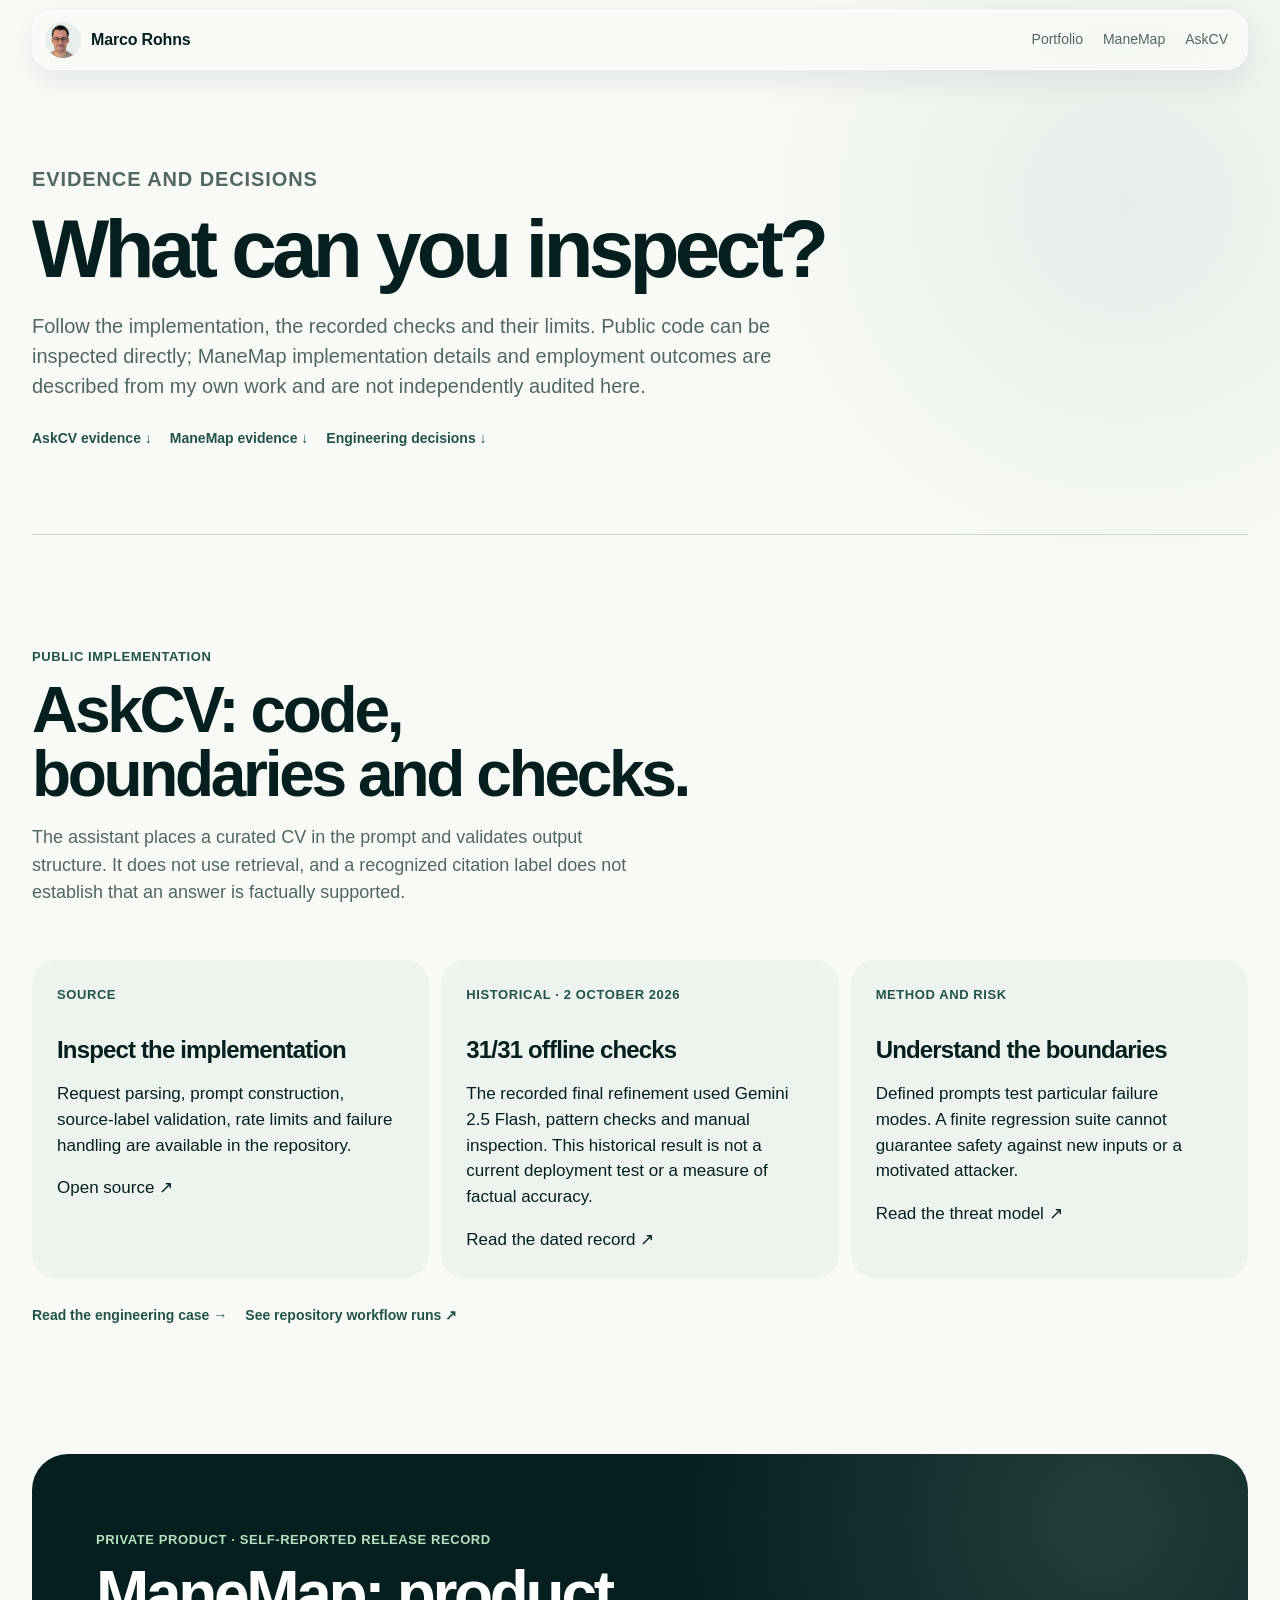
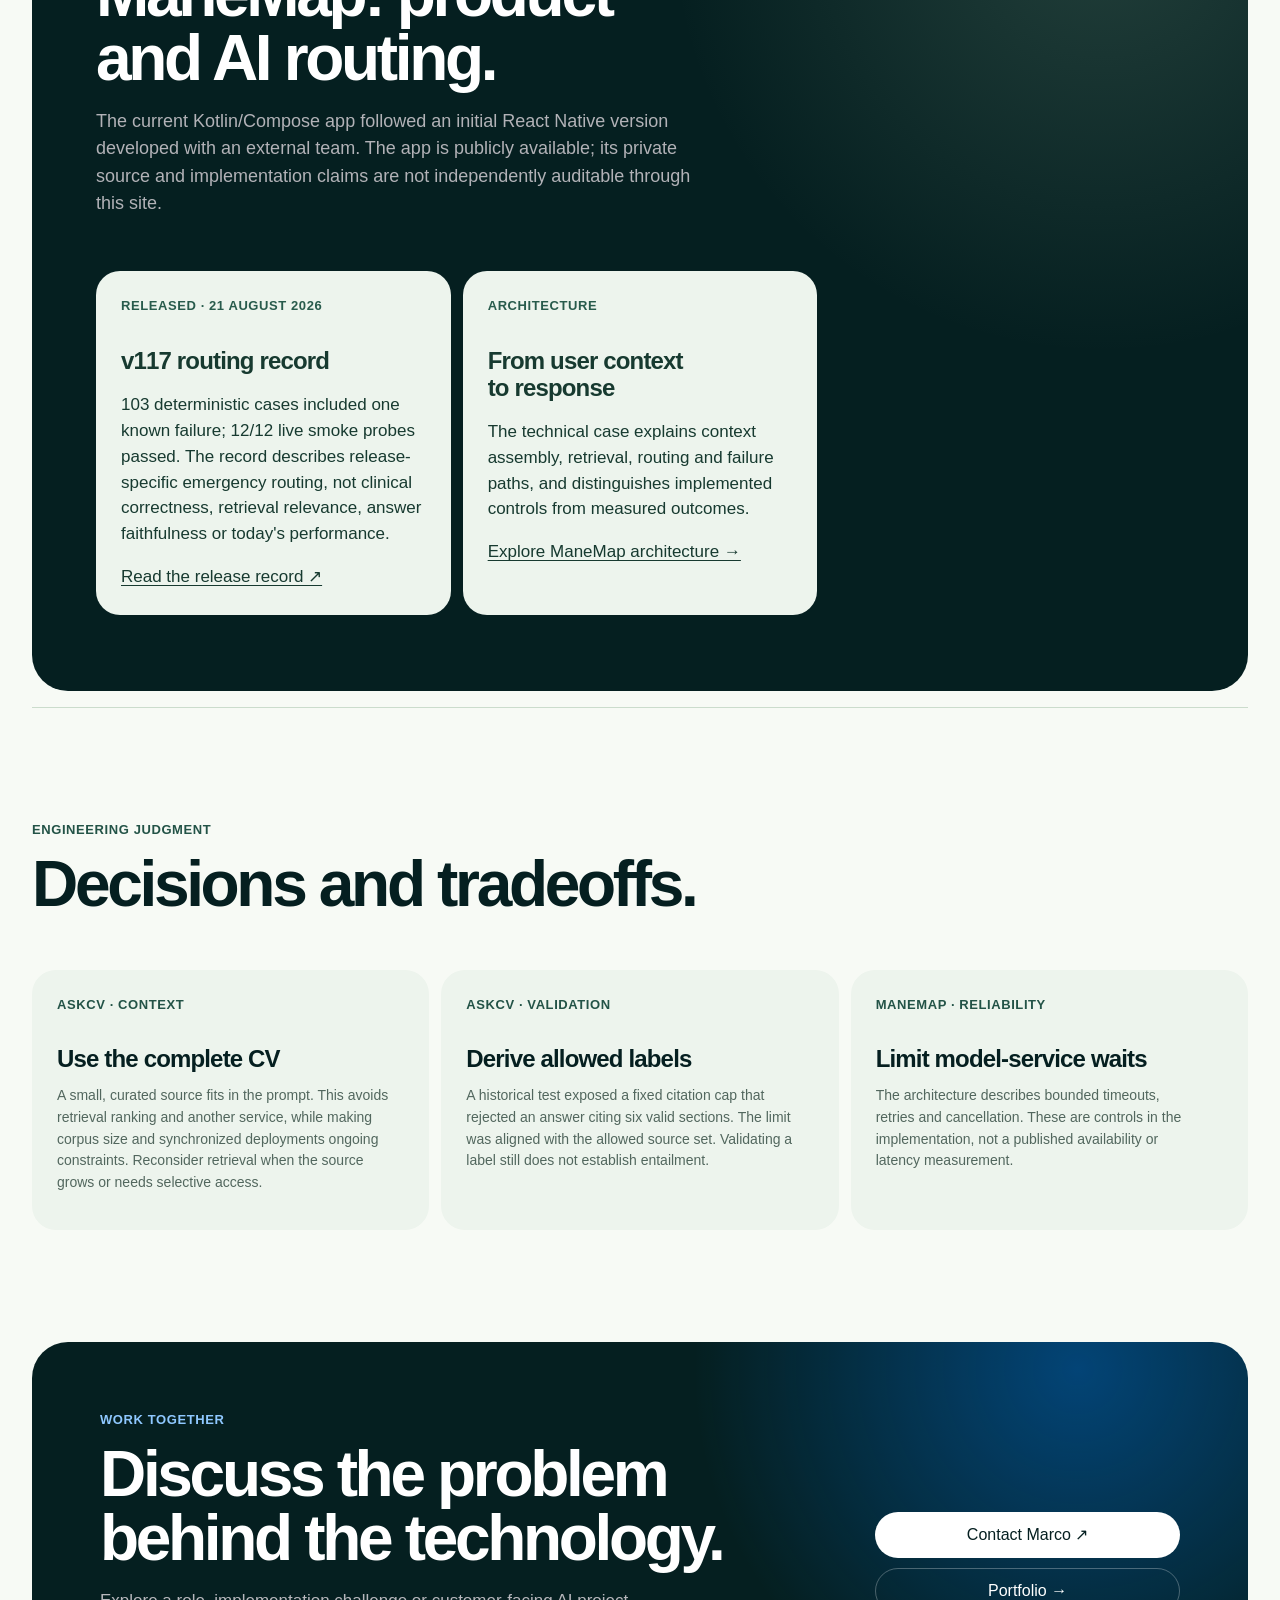
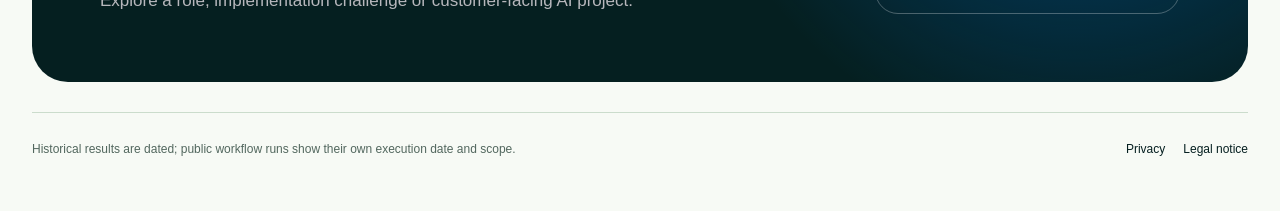
<file: evidence.html>
<!doctype html>
<html lang="en">
<head>
<meta charset="utf-8">
<meta name="viewport" content="width=device-width, initial-scale=1">
<meta http-equiv="Content-Security-Policy" content="default-src 'self'; img-src 'self'; font-src 'self'; style-src 'self'; script-src 'self'; base-uri 'none'; form-action 'none'; object-src 'none'">
<title>Evidence and technical decisions — Marco Rohns</title>
<meta name="description" content="A guide to source code, historical evaluations, engineering decisions and the limits of the evidence behind Marco Rohns' portfolio.">
<link rel="canonical" href="https://marcorhs.github.io/evidence.html">
<link rel="icon" href="assets/favicon-64.png" type="image/png">
<link rel="stylesheet" href="style.css?v=25">
<link rel="stylesheet" href="evidence.css?v=1">
<script type="application/ld+json">
{
  "@context": "https://schema.org",
  "@type": "CollectionPage",
  "@id": "https://marcorhs.github.io/evidence.html#webpage",
  "name": "What can you inspect?",
  "description": "Public code, test records, and engineering decisions for AskCV and ManeMap.",
  "url": "https://marcorhs.github.io/evidence.html",
  "inLanguage": "en",
  "isPartOf": {
    "@id": "https://marcorhs.github.io/#website"
  },
  "about": [
    {
      "@id": "https://marcorhs.github.io/#marco-rohns"
    },
    {
      "@id": "https://www.manemap.app/#app"
    },
    {
      "@id": "https://marcorhs.github.io/askcv.html#article"
    },
    {
      "@id": "https://marcorhs.github.io/architecture.html#article"
    }
  ]
}
</script>
</head>
<body><a class="skip-link" href="#main">Skip to content</a><div class="page-shell">
<header class="site-header"><a class="brand" href="./"><img src="photo.jpg" width="40" height="40" alt=""><span>Marco Rohns</span></a><nav aria-label="Primary navigation"><div class="nav-links"><a class="nav-link" href="./">Portfolio</a><a class="nav-link" href="architecture.html">ManeMap</a><a class="nav-link" href="askcv.html">AskCV</a></div></nav></header>
<main id="main">
<section class="arch-hero"><p class="eyebrow">Evidence and decisions</p><h1>What can you inspect?</h1><p>Follow the implementation, the recorded checks and their limits. Public code can be inspected directly; ManeMap implementation details and employment outcomes are described from my own work and are not independently audited here.</p><div class="source-links"><a href="#askcv">AskCV evidence ↓</a><a href="#milo">ManeMap evidence ↓</a><a href="#decisions">Engineering decisions ↓</a></div></section>
<section class="architecture-section" id="askcv"><div class="section-heading"><p class="eyebrow">Public implementation</p><h2>AskCV: code, boundaries and checks.</h2><p>The assistant places a curated CV in the prompt and validates output structure. It does not use retrieval, and a recognized citation label does not establish that an answer is factually supported.</p></div>
<div class="credentials-grid"><article class="credential-card"><p class="card-kicker">Source</p><h3>Inspect the implementation</h3><p>Request parsing, prompt construction, source-label validation, rate limits and failure handling are available in the repository.</p><a href="https://github.com/MarcoRhs/MarcoRhs.github.io/tree/main/supabase/functions/ask-cv">Open source ↗</a></article>
<article class="credential-card"><p class="card-kicker">Historical · 2 October 2026</p><h3>31/31 offline checks</h3><p>The recorded final refinement used Gemini 2.5 Flash, pattern checks and manual inspection. This historical result is not a current deployment test or a measure of factual accuracy.</p><a href="https://github.com/MarcoRhs/MarcoRhs.github.io/blob/main/docs/evaluation.md">Read the dated record ↗</a></article>
<article class="credential-card"><p class="card-kicker">Method and risk</p><h3>Understand the boundaries</h3><p>Defined prompts test particular failure modes. A finite regression suite cannot guarantee safety against new inputs or a motivated attacker.</p><a href="https://github.com/MarcoRhs/MarcoRhs.github.io/blob/main/docs/threat-model.md">Read the threat model ↗</a></article></div><div class="source-links"><a href="askcv.html">Read the engineering case →</a><a href="https://github.com/MarcoRhs/MarcoRhs.github.io/actions">See repository workflow runs ↗</a></div></section>
<section class="architecture-section architecture-section-dark" id="milo"><div class="section-heading"><p class="eyebrow">Private product · self-reported release record</p><h2>ManeMap: product and AI routing.</h2><p>The current Kotlin/Compose app followed an initial React Native version developed with an external team. The app is publicly available; its private source and implementation claims are not independently auditable through this site.</p></div><div class="credentials-grid"><article class="credential-card"><p class="card-kicker">Released · 21 August 2026</p><h3>v117 routing record</h3><p>103 deterministic cases included one known failure; 12/12 live smoke probes passed. The record describes release-specific emergency routing, not clinical correctness, retrieval relevance, answer faithfulness or today's performance.</p><a href="https://github.com/MarcoRhs/MarcoRhs.github.io/blob/main/docs/milo-evaluation.md">Read the release record ↗</a></article><article class="credential-card"><p class="card-kicker">Architecture</p><h3>From user context to response</h3><p>The technical case explains context assembly, retrieval, routing and failure paths, and distinguishes implemented controls from measured outcomes.</p><a href="architecture.html">Explore ManeMap architecture →</a></article></div></section>
<section class="architecture-section" id="decisions"><div class="section-heading"><p class="eyebrow">Engineering judgment</p><h2>Decisions and tradeoffs.</h2></div><div class="credentials-grid"><article class="credential-card"><p class="card-kicker">AskCV · context</p><h3>Use the complete CV</h3><p>A small, curated source fits in the prompt. This avoids retrieval ranking and another service, while making corpus size and synchronized deployments ongoing constraints. Reconsider retrieval when the source grows or needs selective access.</p></article><article class="credential-card"><p class="card-kicker">AskCV · validation</p><h3>Derive allowed labels</h3><p>A historical test exposed a fixed citation cap that rejected an answer citing six valid sections. The limit was aligned with the allowed source set. Validating a label still does not establish entailment.</p></article><article class="credential-card"><p class="card-kicker">ManeMap · reliability</p><h3>Limit model-service waits</h3><p>The architecture describes bounded timeouts, retries and cancellation. These are controls in the implementation, not a published availability or latency measurement.</p></article></div></section>
<section class="contact-section"><div><p class="eyebrow">Work together</p><h2>Discuss the problem behind the technology.</h2><p>Explore a role, implementation challenge or customer-facing AI project.</p></div><div class="contact-actions"><a class="button button-light" href="mailto:marco.rohns12@gmail.com">Contact Marco ↗</a><a class="button button-outline" href="./">Portfolio →</a></div></section>
</main><footer><p>Historical results are dated; public workflow runs show their own execution date and scope.</p><div><a href="privacy.html">Privacy</a><a href="legal.html">Legal notice</a></div></footer></div></body></html>
</file>
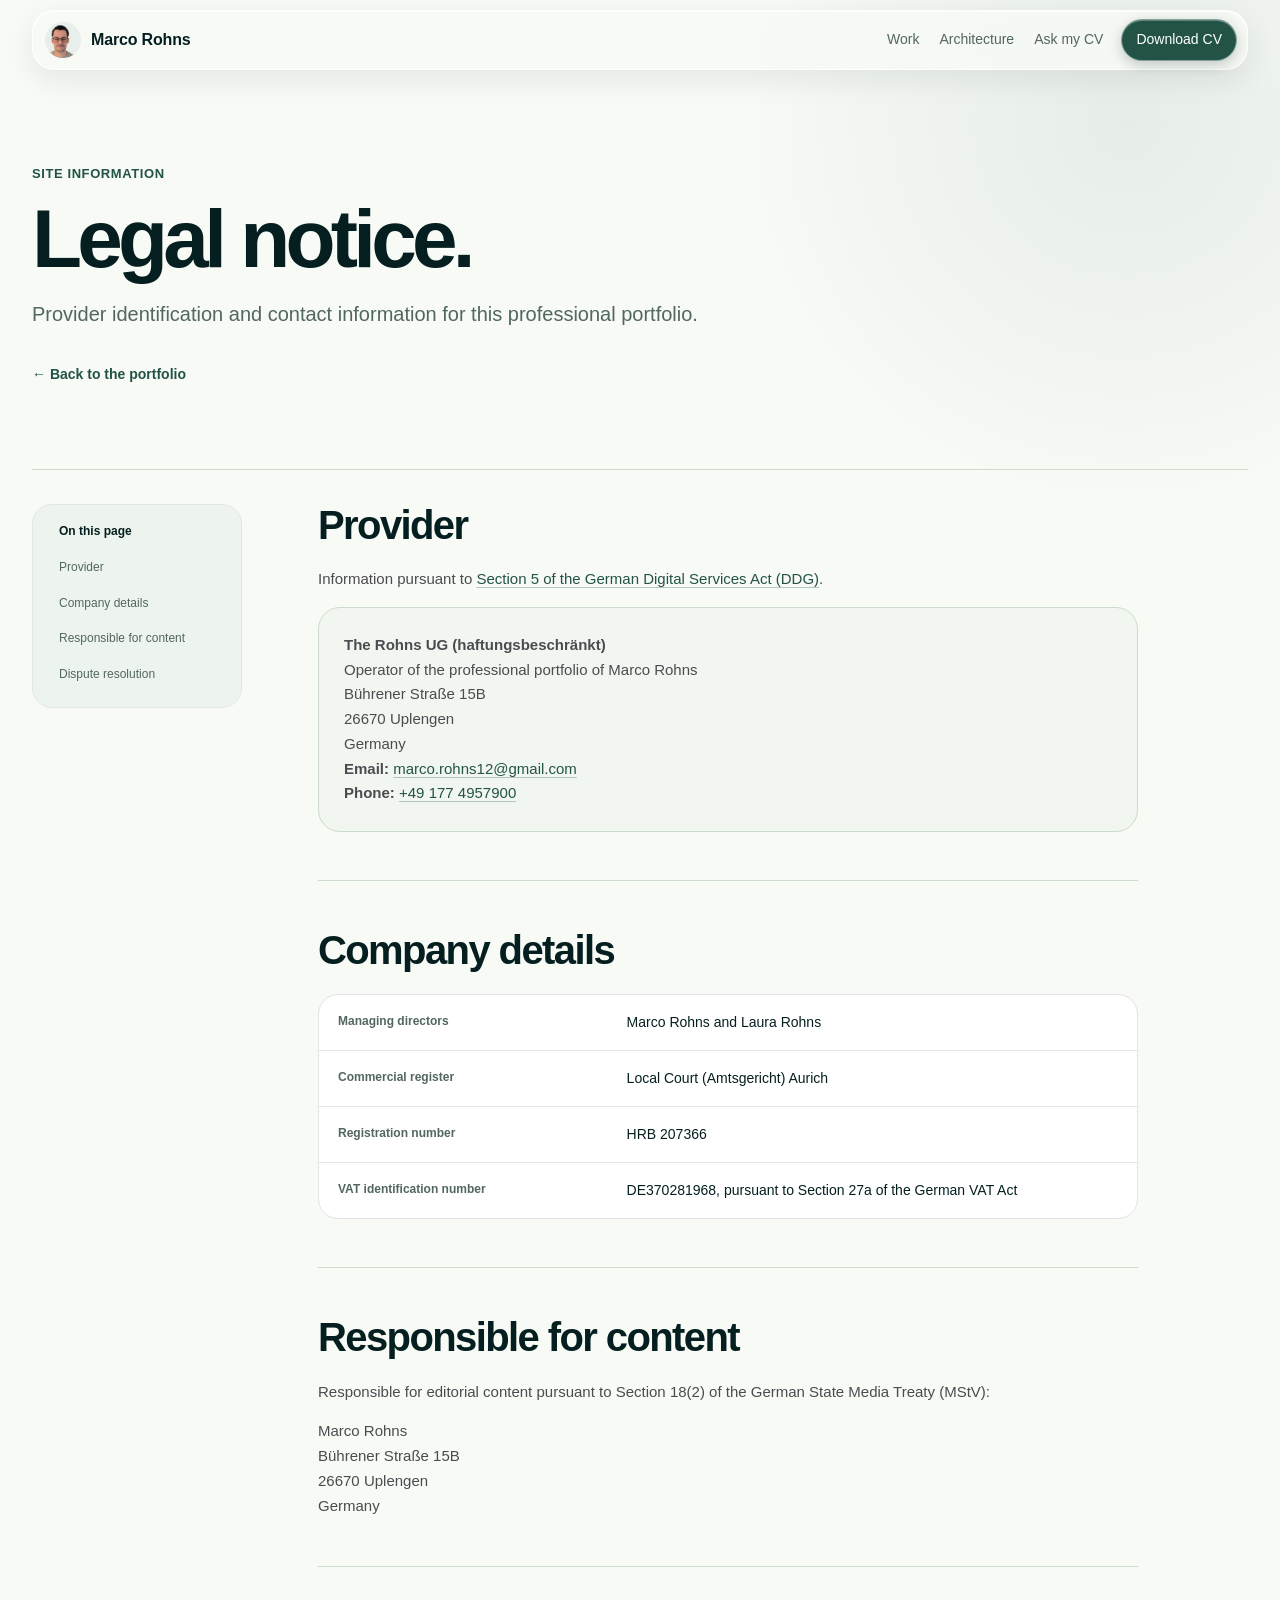
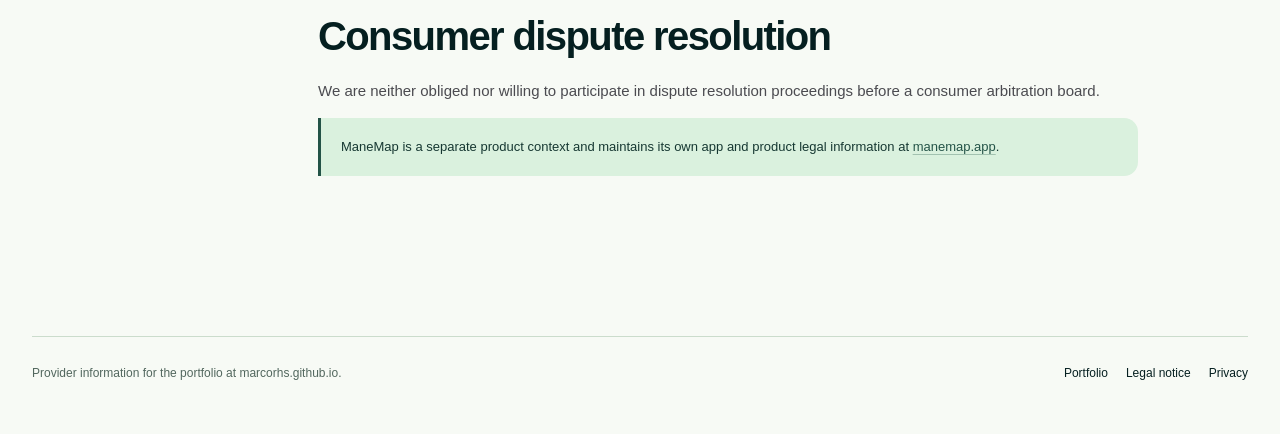
<file: legal.html>
<!doctype html>
<html lang="en">
<head>
<meta charset="utf-8">
<meta http-equiv="Content-Security-Policy" content="default-src 'self'; img-src 'self'; font-src 'self'; style-src 'self'; script-src 'self'; base-uri 'none'; form-action 'none'; object-src 'none'">
<meta name="referrer" content="strict-origin-when-cross-origin">
<meta name="viewport" content="width=device-width, initial-scale=1, viewport-fit=cover">
<title>Legal Notice — Marco Rohns</title>
<meta name="description" content="Provider and contact information for the professional portfolio of Marco Rohns.">
<link rel="icon" href="assets/favicon-64.png" type="image/png">
<link rel="apple-touch-icon" href="assets/apple-touch-icon.png">
<link rel="canonical" href="https://marcorhs.github.io/legal.html">
<link rel="stylesheet" href="style.css?v=17">
</head>
<body>
<a class="skip-link" href="#main">Skip to content</a>
<div class="page-shell">
  <header class="site-header">
    <a class="brand" href="./" aria-label="Marco Rohns — home">
      <img src="photo.jpg" width="40" height="40" alt="Portrait of Marco Rohns">
      <span>Marco Rohns</span>
    </a>
    <nav aria-label="Primary navigation">
      <div class="nav-links" id="nav-links">
        <a class="nav-link" href="./#work">Work</a>
        <a class="nav-link" href="architecture.html">Architecture</a>
        <a class="nav-link" href="./#askzone">Ask my CV</a>
      </div>
      <a class="nav-cta" href="Marco_Rohns_CV.pdf" download>Download CV</a>
      <button class="nav-toggle" id="navToggle" type="button" aria-expanded="false" aria-controls="nav-links" aria-label="Open navigation menu">
        <span></span><span></span><span></span>
      </button>
    </nav>
  </header>

  <main id="main">
    <section class="legal-hero reveal" aria-labelledby="legal-title">
      <p class="eyebrow">Site information</p>
      <h1 id="legal-title">Legal notice.</h1>
      <p>Provider identification and contact information for this professional portfolio.</p>
      <a class="arch-back" href="./">← Back to the portfolio</a>
    </section>

    <div class="legal-layout">
      <nav class="legal-toc" aria-label="On this page">
        <strong>On this page</strong>
        <a href="#provider">Provider</a>
        <a href="#register">Company details</a>
        <a href="#content">Responsible for content</a>
        <a href="#disputes">Dispute resolution</a>
      </nav>

      <article class="legal-copy">
        <section id="provider">
          <h2>Provider</h2>
          <p>Information pursuant to <a href="https://www.gesetze-im-internet.de/ddg/__5.html" target="_blank" rel="noopener">Section 5 of the German Digital Services Act (DDG)</a>.</p>
          <div class="legal-card">
            <address class="legal-address">
              <strong>The Rohns UG (haftungsbeschränkt)</strong><br>
              Operator of the professional portfolio of Marco Rohns<br>
              Bührener Straße 15B<br>
              26670 Uplengen<br>
              Germany
            </address>
            <p><strong>Email:</strong> <a href="mailto:marco.rohns12@gmail.com">marco.rohns12@gmail.com</a><br>
            <strong>Phone:</strong> <a href="tel:+491774957900">+49 177 4957900</a></p>
          </div>
        </section>

        <section id="register">
          <h2>Company details</h2>
          <dl class="legal-facts">
            <div><dt>Managing directors</dt><dd>Marco Rohns and Laura Rohns</dd></div>
            <div><dt>Commercial register</dt><dd>Local Court (Amtsgericht) Aurich</dd></div>
            <div><dt>Registration number</dt><dd>HRB 207366</dd></div>
            <div><dt>VAT identification number</dt><dd>DE370281968, pursuant to Section 27a of the German VAT Act</dd></div>
          </dl>
        </section>

        <section id="content">
          <h2>Responsible for content</h2>
          <p>Responsible for editorial content pursuant to Section 18(2) of the German State Media Treaty (MStV):</p>
          <address class="legal-address">Marco Rohns<br>Bührener Straße 15B<br>26670 Uplengen<br>Germany</address>
        </section>

        <section id="disputes">
          <h2>Consumer dispute resolution</h2>
          <p>We are neither obliged nor willing to participate in dispute resolution proceedings before a consumer arbitration board.</p>
          <div class="legal-note"><p>ManeMap is a separate product context and maintains its own app and product legal information at <a href="https://www.manemap.app/en/legal/legal-notice" target="_blank" rel="noopener">manemap.app</a>.</p></div>
        </section>
      </article>
    </div>
  </main>

  <footer>
    <p>Provider information for the portfolio at marcorhs.github.io.</p>
    <div><a href="./">Portfolio</a><a href="legal.html" aria-current="page">Legal notice</a><a href="privacy.html">Privacy</a></div>
  </footer>
</div>
<script src="arch.js?v=8" defer></script>
</body>
</html>
</file>
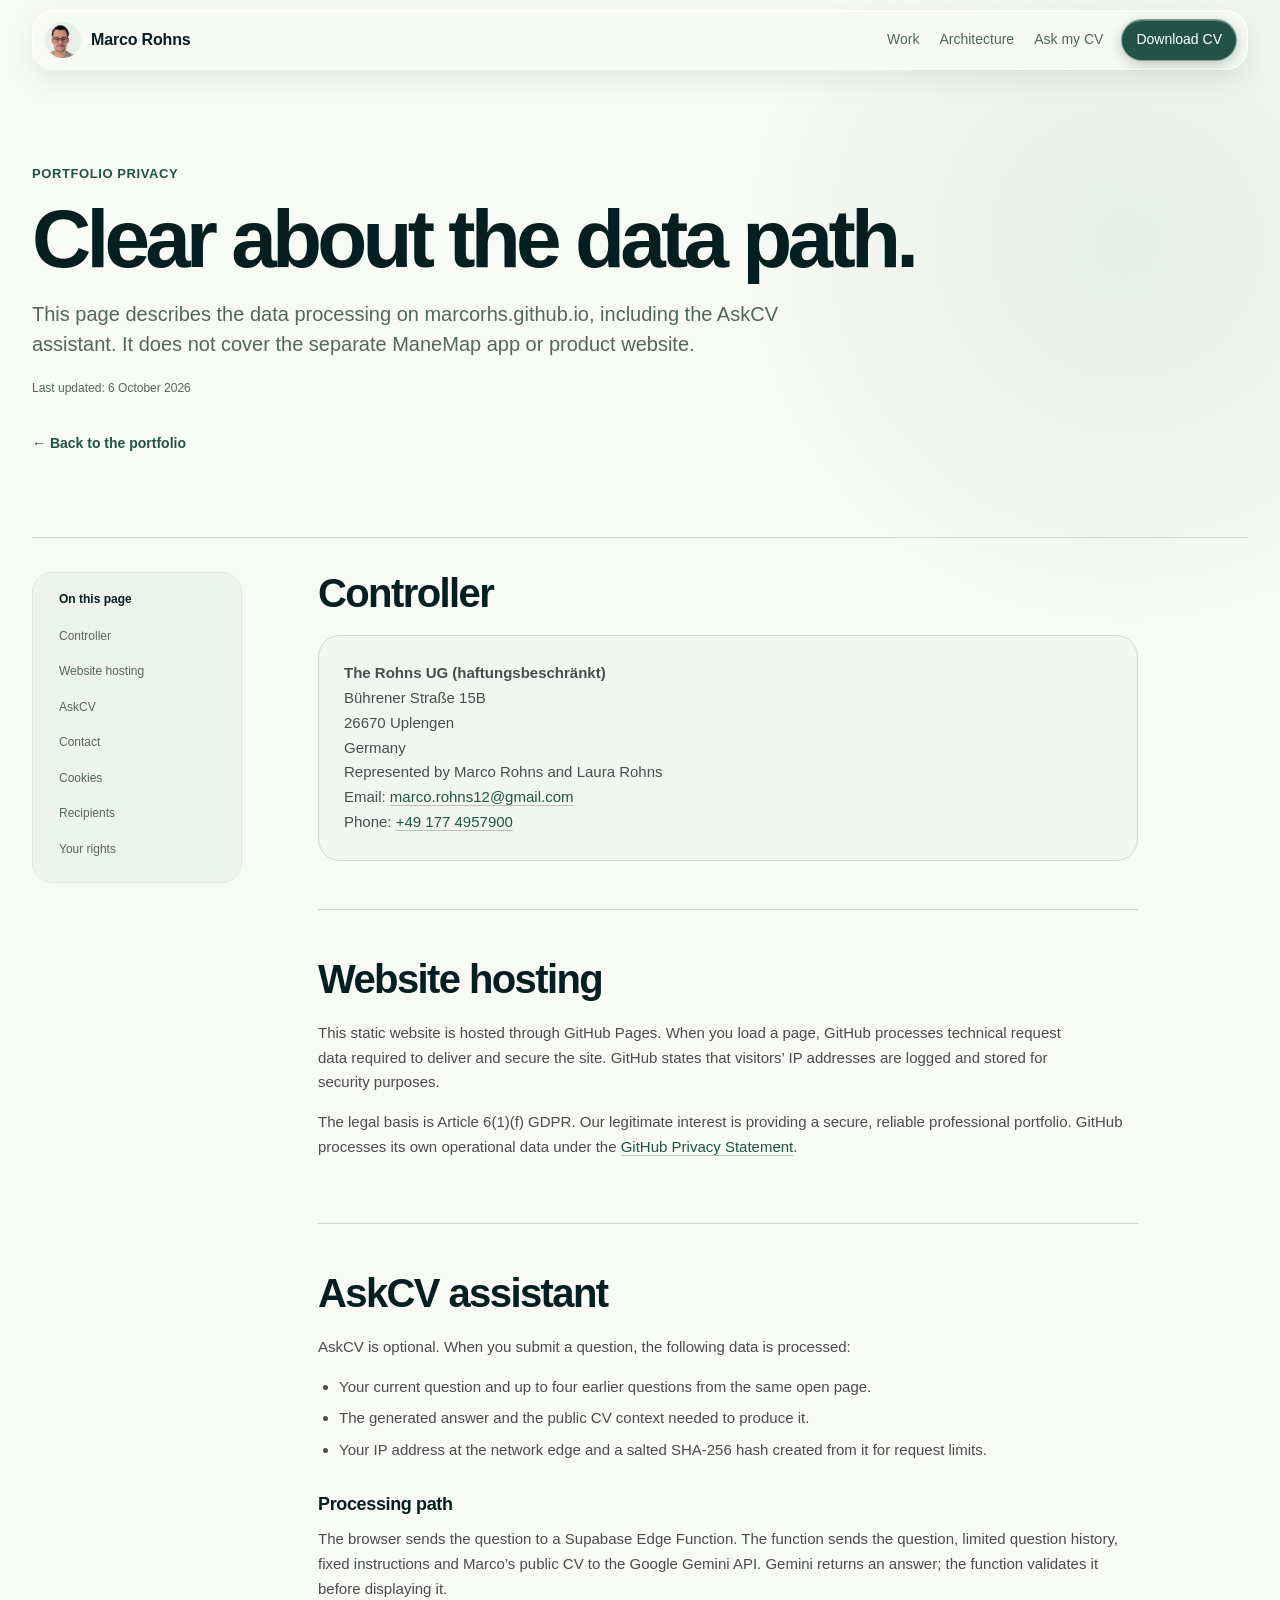
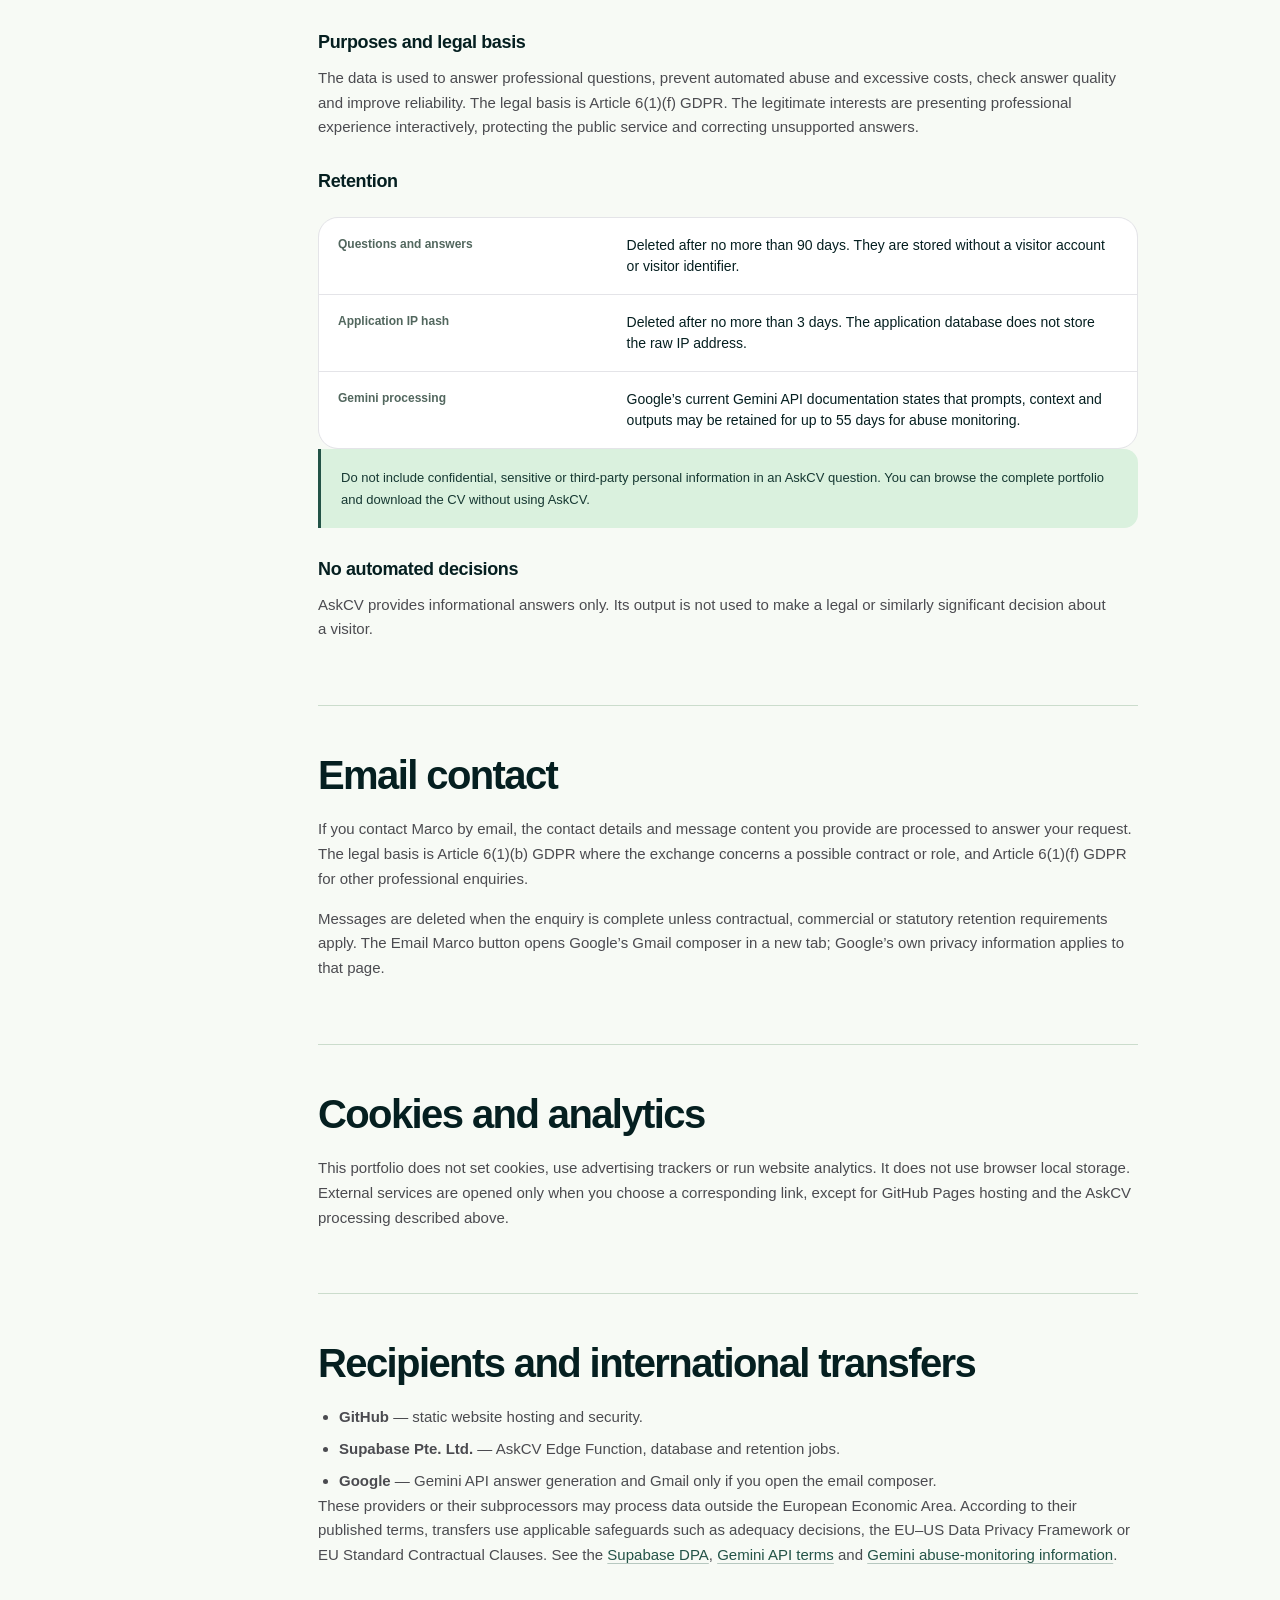
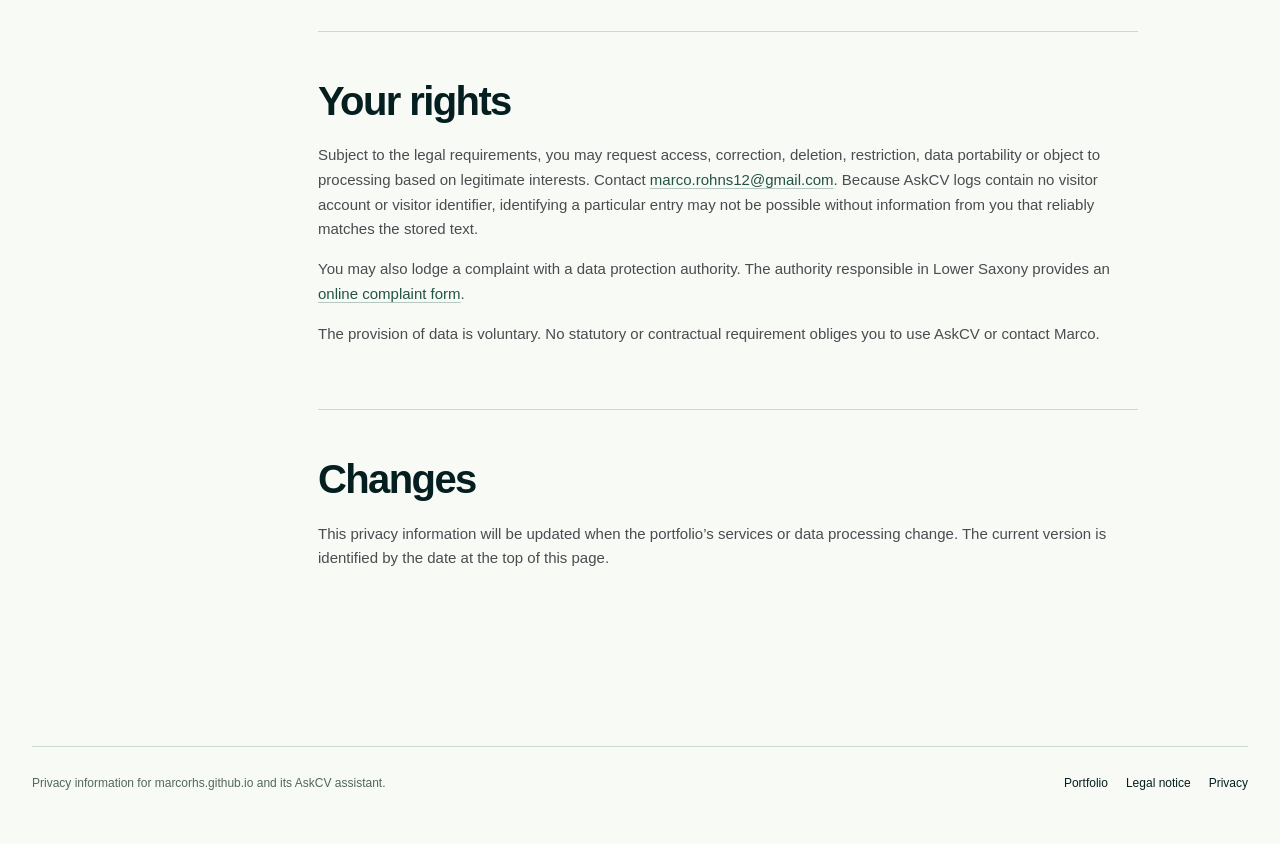
<file: privacy.html>
<!doctype html>
<html lang="en">
<head>
<meta charset="utf-8">
<meta http-equiv="Content-Security-Policy" content="default-src 'self'; img-src 'self'; font-src 'self'; style-src 'self'; script-src 'self'; base-uri 'none'; form-action 'none'; object-src 'none'">
<meta name="referrer" content="strict-origin-when-cross-origin">
<meta name="viewport" content="width=device-width, initial-scale=1, viewport-fit=cover">
<title>Privacy — Marco Rohns</title>
<meta name="description" content="Privacy information for the professional portfolio of Marco Rohns and its AskCV assistant.">
<link rel="icon" href="assets/favicon-64.png" type="image/png">
<link rel="apple-touch-icon" href="assets/apple-touch-icon.png">
<link rel="canonical" href="https://marcorhs.github.io/privacy.html">
<link rel="stylesheet" href="style.css?v=17">
</head>
<body>
<a class="skip-link" href="#main">Skip to content</a>
<div class="page-shell">
  <header class="site-header">
    <a class="brand" href="./" aria-label="Marco Rohns — home">
      <img src="photo.jpg" width="40" height="40" alt="Portrait of Marco Rohns">
      <span>Marco Rohns</span>
    </a>
    <nav aria-label="Primary navigation">
      <div class="nav-links" id="nav-links">
        <a class="nav-link" href="./#work">Work</a>
        <a class="nav-link" href="architecture.html">Architecture</a>
        <a class="nav-link" href="./#askzone">Ask my CV</a>
      </div>
      <a class="nav-cta" href="Marco_Rohns_CV.pdf" download>Download CV</a>
      <button class="nav-toggle" id="navToggle" type="button" aria-expanded="false" aria-controls="nav-links" aria-label="Open navigation menu">
        <span></span><span></span><span></span>
      </button>
    </nav>
  </header>

  <main id="main">
    <section class="legal-hero reveal" aria-labelledby="privacy-title">
      <p class="eyebrow">Portfolio privacy</p>
      <h1 id="privacy-title">Clear about the data path.</h1>
      <p>This page describes the data processing on marcorhs.github.io, including the AskCV assistant. It does not cover the separate ManeMap app or product website.</p>
      <span class="legal-updated">Last updated: 6 October 2026</span>
      <a class="arch-back" href="./">← Back to the portfolio</a>
    </section>

    <div class="legal-layout">
      <nav class="legal-toc" aria-label="On this page">
        <strong>On this page</strong>
        <a href="#controller">Controller</a>
        <a href="#hosting">Website hosting</a>
        <a href="#askcv">AskCV</a>
        <a href="#contact-data">Contact</a>
        <a href="#cookies">Cookies</a>
        <a href="#recipients">Recipients</a>
        <a href="#rights">Your rights</a>
      </nav>

      <article class="legal-copy">
        <section id="controller">
          <h2>Controller</h2>
          <div class="legal-card">
            <address class="legal-address">
              <strong>The Rohns UG (haftungsbeschränkt)</strong><br>
              Bührener Straße 15B<br>
              26670 Uplengen<br>
              Germany
            </address>
            <p>Represented by Marco Rohns and Laura Rohns<br>
            Email: <a href="mailto:marco.rohns12@gmail.com">marco.rohns12@gmail.com</a><br>
            Phone: <a href="tel:+491774957900">+49 177 4957900</a></p>
          </div>
        </section>

        <section id="hosting">
          <h2>Website hosting</h2>
          <p>This static website is hosted through GitHub Pages. When you load a page, GitHub processes technical request data required to deliver and secure the site. GitHub states that visitors’ IP addresses are logged and stored for security purposes.</p>
          <p>The legal basis is Article 6(1)(f) GDPR. Our legitimate interest is providing a secure, reliable professional portfolio. GitHub processes its own operational data under the <a href="https://docs.github.com/en/site-policy/privacy-policies/github-general-privacy-statement" target="_blank" rel="noopener">GitHub Privacy Statement</a>.</p>
        </section>

        <section id="askcv">
          <h2>AskCV assistant</h2>
          <p>AskCV is optional. When you submit a question, the following data is processed:</p>
          <ul>
            <li>Your current question and up to four earlier questions from the same open page.</li>
            <li>The generated answer and the public CV context needed to produce it.</li>
            <li>Your IP address at the network edge and a salted SHA-256 hash created from it for request limits.</li>
          </ul>
          <h3>Processing path</h3>
          <p>The browser sends the question to a Supabase Edge Function. The function sends the question, limited question history, fixed instructions and Marco’s public CV to the Google Gemini API. Gemini returns an answer; the function validates it before displaying it.</p>
          <h3>Purposes and legal basis</h3>
          <p>The data is used to answer professional questions, prevent automated abuse and excessive costs, check answer quality and improve reliability. The legal basis is Article 6(1)(f) GDPR. The legitimate interests are presenting professional experience interactively, protecting the public service and correcting unsupported answers.</p>
          <h3>Retention</h3>
          <dl class="legal-facts">
            <div><dt>Questions and answers</dt><dd>Deleted after no more than 90 days. They are stored without a visitor account or visitor identifier.</dd></div>
            <div><dt>Application IP hash</dt><dd>Deleted after no more than 3 days. The application database does not store the raw IP address.</dd></div>
            <div><dt>Gemini processing</dt><dd>Google’s current Gemini API documentation states that prompts, context and outputs may be retained for up to 55 days for abuse monitoring.</dd></div>
          </dl>
          <div class="legal-note"><p>Do not include confidential, sensitive or third-party personal information in an AskCV question. You can browse the complete portfolio and download the CV without using AskCV.</p></div>
          <h3>No automated decisions</h3>
          <p>AskCV provides informational answers only. Its output is not used to make a legal or similarly significant decision about a visitor.</p>
        </section>

        <section id="contact-data">
          <h2>Email contact</h2>
          <p>If you contact Marco by email, the contact details and message content you provide are processed to answer your request. The legal basis is Article 6(1)(b) GDPR where the exchange concerns a possible contract or role, and Article 6(1)(f) GDPR for other professional enquiries.</p>
          <p>Messages are deleted when the enquiry is complete unless contractual, commercial or statutory retention requirements apply. The Email Marco button opens Google’s Gmail composer in a new tab; Google’s own privacy information applies to that page.</p>
        </section>

        <section id="cookies">
          <h2>Cookies and analytics</h2>
          <p>This portfolio does not set cookies, use advertising trackers or run website analytics. It does not use browser local storage. External services are opened only when you choose a corresponding link, except for GitHub Pages hosting and the AskCV processing described above.</p>
        </section>

        <section id="recipients">
          <h2>Recipients and international transfers</h2>
          <ul>
            <li><strong>GitHub</strong> — static website hosting and security.</li>
            <li><strong>Supabase Pte. Ltd.</strong> — AskCV Edge Function, database and retention jobs.</li>
            <li><strong>Google</strong> — Gemini API answer generation and Gmail only if you open the email composer.</li>
          </ul>
          <p>These providers or their subprocessors may process data outside the European Economic Area. According to their published terms, transfers use applicable safeguards such as adequacy decisions, the EU–US Data Privacy Framework or EU Standard Contractual Clauses. See the <a href="https://supabase.com/legal/customer-resources/data-processing-addendum" target="_blank" rel="noopener">Supabase DPA</a>, <a href="https://ai.google.dev/gemini-api/terms" target="_blank" rel="noopener">Gemini API terms</a> and <a href="https://ai.google.dev/gemini-api/docs/usage-policies" target="_blank" rel="noopener">Gemini abuse-monitoring information</a>.</p>
        </section>

        <section id="rights">
          <h2>Your rights</h2>
          <p>Subject to the legal requirements, you may request access, correction, deletion, restriction, data portability or object to processing based on legitimate interests. Contact <a href="mailto:marco.rohns12@gmail.com">marco.rohns12@gmail.com</a>. Because AskCV logs contain no visitor account or visitor identifier, identifying a particular entry may not be possible without information from you that reliably matches the stored text.</p>
          <p>You may also lodge a complaint with a data protection authority. The authority responsible in Lower Saxony provides an <a href="https://www.lfd.niedersachsen.de/beschwerde" target="_blank" rel="noopener">online complaint form</a>.</p>
          <p>The provision of data is voluntary. No statutory or contractual requirement obliges you to use AskCV or contact Marco.</p>
        </section>

        <section id="changes">
          <h2>Changes</h2>
          <p>This privacy information will be updated when the portfolio’s services or data processing change. The current version is identified by the date at the top of this page.</p>
        </section>
      </article>
    </div>
  </main>

  <footer>
    <p>Privacy information for marcorhs.github.io and its AskCV assistant.</p>
    <div><a href="./">Portfolio</a><a href="legal.html">Legal notice</a><a href="privacy.html" aria-current="page">Privacy</a></div>
  </footer>
</div>
<script src="arch.js?v=8" defer></script>
</body>
</html>
</file>
<file: style.css>
@property --rotating-border-angle {
  syntax: "<angle>";
  inherits: false;
  initial-value: 0deg;
}

@keyframes rotating-border-spin {
  to { --rotating-border-angle: 360deg; }
}

@keyframes portrait-ring-clockwise { to { transform: rotate(360deg); } }
@keyframes portrait-ring-counterclockwise { to { transform: rotate(-360deg); } }
@keyframes wordmark-left {
  0% { opacity: 0; filter: blur(5px); transform: translateX(-72px) scale(.98); }
  65% { opacity: .86; filter: blur(0); }
  100% { opacity: 1; filter: blur(0); transform: translateX(0) scale(1); }
}
@keyframes wordmark-right {
  0% { opacity: 0; filter: blur(5px); transform: translateX(72px) scale(.98); }
  65% { opacity: .86; filter: blur(0); }
  100% { opacity: 1; filter: blur(0); transform: translateX(0) scale(1); }
}

:root {
  --font-display: -apple-system, BlinkMacSystemFont, "SF Pro Display", "Segoe UI", sans-serif;
  --font-body: -apple-system, BlinkMacSystemFont, "SF Pro Text", "Segoe UI", sans-serif;
  --canvas: #f7faf5;
  --surface: #fff;
  --ink: #051f20;
  --muted: #52675e;
  --subtle: #edf4ed;
  --line: #cbdccc;
  --blue: #235347;
  --blue-hover: #163832;
  --blue-soft: #daf1de;
  --mint: #8eb69b;
  --on-blue: #fff;
  --warn: #a24b00;
  --glass-fill: rgba(247, 250, 245, .76);
  --glass-stroke: rgba(255, 255, 255, .84);
  --glass-shadow: 0 20px 56px rgba(5, 31, 32, .11);
  --motion-fast: 180ms;
  --motion-enter: 650ms;
  --motion-ambient: 9s;
  --ease-standard: cubic-bezier(.2, .7, .2, 1);
  --ease-out: cubic-bezier(.16, 1, .3, 1);
  box-sizing: border-box;
  padding-top: env(safe-area-inset-top, 0);
  padding-bottom: env(safe-area-inset-bottom, 0);
}

*, *::before, *::after { box-sizing: inherit; }
html { scroll-behavior: smooth; scroll-padding-top: 90px; }
html, body { min-height: 100%; margin: 0; }
body {
  overflow-x: hidden;
  background:
    radial-gradient(circle at 88% 6%, rgba(35, 83, 71, .08), transparent 24rem),
    var(--canvas);
  color: var(--ink);
  font: 400 17px/1.52 var(--font-body);
  -webkit-font-smoothing: antialiased;
  text-rendering: optimizeLegibility;
}

a { color: inherit; text-decoration: none; }
button, textarea { font: inherit; }
button { cursor: pointer; }
h1, h2, h3 { font-family: var(--font-display); text-wrap: balance; }
p, li { text-wrap: pretty; }
b, strong { font-weight: 600; }
a:focus-visible, button:focus-visible, textarea:focus-visible {
  outline: 3px solid var(--blue);
  outline-offset: 3px;
}

.skip-link {
  position: fixed;
  z-index: 100;
  top: 12px;
  left: 12px;
  padding: 10px 14px;
  border-radius: 10px;
  background: var(--ink);
  color: #fff;
  transform: translateY(-150%);
}
.skip-link:focus { transform: none; }

.page-shell { max-width: 1280px; margin: 0 auto; padding: 0 32px 44px; }
.site-header {
  position: sticky;
  top: 10px;
  z-index: 20;
  display: flex;
  align-items: center;
  justify-content: space-between;
  height: 60px;
  margin-top: 10px;
  padding: 0 10px 0 12px;
  border: 1px solid var(--glass-stroke);
  border-radius: 22px;
  background: rgba(247, 250, 245, .86);
  box-shadow: 0 10px 30px rgba(5, 31, 32, .08), inset 0 1px 0 rgba(255, 255, 255, .96);
  -webkit-backdrop-filter: saturate(180%) blur(18px);
  backdrop-filter: saturate(180%) blur(18px);
}
.scroll-progress {
  position: absolute;
  right: 18px;
  bottom: 0;
  left: 18px;
  overflow: hidden;
  height: 2px;
  border-radius: 999px;
  background: rgba(35, 83, 71, .1);
}
.scroll-progress span {
  display: block;
  width: 100%;
  height: 100%;
  border-radius: inherit;
  background: var(--blue);
  transform: scaleX(0);
  transform-origin: left center;
}
.brand {
  display: inline-flex;
  min-height: 44px;
  align-items: center;
  gap: 10px;
  font-size: 16px;
  font-weight: 600;
  letter-spacing: -.01em;
}
.brand img { width: 36px; height: 36px; border-radius: 50%; object-fit: cover; }
.site-header nav { display: flex; align-items: center; gap: 2px; font-size: 14px; }
.nav-link {
  padding: 8px 9px;
  border-radius: 999px;
  color: var(--muted);
  transition: color var(--motion-fast) ease, background-color var(--motion-fast) ease;
}
.nav-link:hover { background: rgba(255, 255, 255, .76); color: var(--ink); }
.nav-link[aria-current="location"] { background: rgba(255, 255, 255, .92); color: var(--ink); }
.nav-cta {
  display: inline-flex;
  min-height: 42px;
  margin-left: 7px;
  align-items: center;
  padding: 8px 14px;
  border: 1px solid rgba(255, 255, 255, .44);
  border-radius: 999px;
  background: #235347;
  box-shadow: 0 4px 13px rgba(5, 31, 32, .22), inset 0 1px 0 rgba(255, 255, 255, .28);
  color: #fff;
  font-weight: 500;
  transition: background-color var(--motion-fast) ease, transform var(--motion-fast) ease;
}
.nav-cta:hover { background: #163832; transform: translateY(-1px); }

.eyebrow, .panel-eyebrow, .card-kicker {
  margin: 0;
  color: var(--blue);
  font-size: 13px;
  font-weight: 600;
  letter-spacing: .045em;
  text-transform: uppercase;
}

.hero {
  display: grid;
  grid-template-columns: minmax(0, 1.12fr) minmax(430px, .88fr);
  align-items: center;
  gap: 72px;
  padding: 108px 0 84px;
}
.hero h1 {
  max-width: 760px;
  margin: 15px 0 24px;
  font-size: clamp(56px, 6.15vw, 82px);
  font-weight: 700;
  letter-spacing: -.058em;
  line-height: .98;
}
.intro {
  max-width: 650px;
  margin: 0;
  color: var(--muted);
  font-size: 21px;
  line-height: 1.48;
}
.hero-actions { display: flex; flex-wrap: wrap; gap: 12px; margin: 32px 0 26px; }
.button {
  display: inline-flex;
  min-height: 46px;
  align-items: center;
  justify-content: center;
  gap: 8px;
  padding: 0 19px;
  border-radius: 999px;
  font-size: 16px;
  font-weight: 500;
  transition: transform var(--motion-fast) ease, background-color var(--motion-fast) ease, box-shadow var(--motion-fast) ease;
}
.button:hover { transform: translateY(-2px); }
.button-primary { background: var(--blue); box-shadow: 0 8px 22px rgba(5, 31, 32, .16); color: var(--on-blue); }
.button-primary:hover { background: var(--blue-hover); box-shadow: 0 11px 28px rgba(5, 31, 32, .22); }
.hero-actions .button-primary span { transition: transform var(--motion-fast) var(--ease-standard); }
.hero-actions .button-primary:hover span,
.hero-actions .button-primary:focus-visible span { transform: translateY(3px); }
.button-secondary {
  border: 1px solid rgba(255, 255, 255, .92);
  background: rgba(245, 245, 247, .72);
  box-shadow: 0 5px 16px rgba(29, 29, 31, .06), inset 0 1px 0 #fff;
  color: var(--ink);
  -webkit-backdrop-filter: blur(12px) saturate(150%);
  backdrop-filter: blur(12px) saturate(150%);
}
.button-secondary:hover { background: rgba(232, 232, 237, .82); }
.availability-line {
  display: flex;
  max-width: 640px;
  align-items: flex-start;
  gap: 9px;
  margin: 0;
  color: var(--muted);
  font-size: 13px;
  line-height: 1.45;
}
.availability-line > span {
  width: 8px;
  height: 8px;
  margin-top: 5px;
  flex: 0 0 auto;
  border-radius: 50%;
  background: #29a963;
  box-shadow: 0 0 0 4px rgba(41, 169, 99, .11);
}

.hero-profile {
  position: relative;
  isolation: isolate;
  overflow: hidden;
  padding: 28px;
  border: 1px solid rgba(255, 255, 255, .12);
  border-radius: 34px;
  background: #151517;
  box-shadow: 0 32px 80px rgba(22, 34, 54, .2);
  color: #fff;
}
.hero-profile::before {
  position: absolute;
  z-index: -1;
  inset: 0;
  background:
    radial-gradient(circle at 90% 4%, rgba(0, 119, 237, .5), transparent 38%),
    radial-gradient(circle at 6% 100%, rgba(80, 221, 174, .17), transparent 37%);
  content: "";
  transform: scale(1.04) translate3d(0, 0, 0);
  transform-origin: 72% 24%;
  opacity: .88;
}
.profile-topline {
  display: flex;
  align-items: center;
  gap: 8px;
  color: #d4d4d8;
  font-size: 12px;
  font-weight: 600;
  letter-spacing: .02em;
}
.status-dot { width: 8px; height: 8px; border-radius: 50%; background: #6ee7a8; box-shadow: 0 0 0 4px rgba(110, 231, 168, .12); }
.profile-identity { display: flex; align-items: center; gap: 19px; padding: 26px 0 24px; }
.profile-identity img { width: 88px; height: 88px; border: 3px solid rgba(255, 255, 255, .86); border-radius: 50%; object-fit: cover; box-shadow: 0 12px 30px rgba(0, 0, 0, .25); }
.profile-identity span { display: block; margin-bottom: 4px; color: #a1a1a6; font-size: 13px; }
.profile-identity strong { display: block; font-family: var(--font-display); font-size: 28px; font-weight: 700; letter-spacing: -.04em; line-height: 1.03; }
.live-product-card {
  display: flex;
  align-items: center;
  justify-content: space-between;
  gap: 18px;
  padding: 16px 17px;
  border: 1px solid rgba(255, 255, 255, .16);
  border-radius: 19px;
  background: rgba(255, 255, 255, .1);
  box-shadow: inset 0 1px 0 rgba(255, 255, 255, .12);
  color: #fff;
  cursor: pointer;
  text-decoration: none;
  transition: border-color .2s ease, background-color .2s ease, transform .2s ease;
}
.live-product-card:hover { border-color: rgba(180, 234, 216, .46); background: rgba(255, 255, 255, .15); transform: translateY(-2px); }
.live-product-card:focus-visible { outline: 3px solid rgba(180, 234, 216, .7); outline-offset: 3px; }
.live-product-card span { display: block; color: #b9b9bf; font-size: 11px; text-transform: uppercase; letter-spacing: .06em; }
.live-product-card b { display: block; margin-top: 2px; font-size: 18px; }
.live-product-card > strong { color: #b4ead8; font-size: 13px; white-space: nowrap; }
.live-product-card > strong span { display: inline; margin-left: 3px; color: inherit; font-size: inherit; letter-spacing: 0; text-transform: none; }
.profile-metrics { display: grid; grid-template-columns: repeat(2, 1fr); gap: 12px; margin-top: 12px; }
.profile-metrics div { padding: 15px; border-radius: 17px; background: rgba(255, 255, 255, .075); }
.profile-metrics b { display: block; margin-bottom: 3px; font-size: 16px; }
.profile-metrics span { display: block; color: #a9a9af; font-size: 11px; line-height: 1.35; }

.rotating-border {
  --rotating-border-duration: 10s;
  --rotating-border-delay: 0s;
  --rotating-border-opacity: .95;
  position: relative;
  isolation: isolate;
  overflow: hidden;
}
#manemap.rotating-border { --rotating-border-duration: 8s; --rotating-border-delay: -3s; --rotating-border-opacity: 1; }
.ask-panel.rotating-border { --rotating-border-duration: 14s; --rotating-border-delay: -7s; --rotating-border-opacity: .88; }
#contact.rotating-border { --rotating-border-duration: 16s; --rotating-border-delay: -11s; --rotating-border-opacity: .82; }

@supports ((-webkit-mask-image: linear-gradient(#000, #000)) and (-webkit-mask-composite: xor)) or ((mask-image: linear-gradient(#000, #000)) and (mask-composite: exclude)) {
  .rotating-border::after {
    position: absolute;
    z-index: 3;
    inset: 0;
    padding: 1px;
    border-radius: inherit;
    background: conic-gradient(
      from var(--rotating-border-angle),
      transparent 0deg 246deg,
      rgba(168, 239, 209, .14) 250deg,
      var(--mint) 268deg,
      #1677ea 300deg,
      #edf8ff 310deg 316deg,
      rgba(237, 248, 255, .16) 324deg,
      transparent 336deg 360deg
    );
    content: "";
    opacity: var(--rotating-border-opacity);
    pointer-events: none;
    transition: opacity var(--motion-fast) ease;
    -webkit-mask: linear-gradient(#000 0 0) content-box, linear-gradient(#000 0 0);
    -webkit-mask-composite: xor;
    mask: linear-gradient(#000 0 0) content-box, linear-gradient(#000 0 0);
    mask-composite: exclude;
  }
  .rotating-border.panel-border::after {
    padding: 2px;
    background: conic-gradient(
      from var(--rotating-border-angle),
      transparent 0deg 242deg,
      rgba(22, 119, 234, 0) 248deg,
      #1677ea 268deg,
      #55b6ff 294deg,
      var(--mint) 320deg,
      rgba(168, 239, 209, .48) 338deg,
      transparent 350deg 360deg
    );
    filter: drop-shadow(0 0 3px rgba(22, 119, 234, .34));
  }
  #manemap.rotating-border.panel-border::after {
    padding: 3px;
    background: conic-gradient(
      from var(--rotating-border-angle),
      transparent 0deg 210deg,
      rgba(22, 119, 234, 0) 218deg,
      #1677ea 242deg,
      #5bc0ff 272deg,
      #fff 292deg,
      var(--mint) 318deg,
      rgba(168, 239, 209, .6) 344deg,
      transparent 356deg 360deg
    );
    filter: drop-shadow(0 0 3px rgba(91, 192, 255, .42));
  }
  .live-product-card.rotating-border:hover::after,
  .live-product-card.rotating-border:focus-visible::after { opacity: 1; }
}

.profile-tags { display: flex; flex-wrap: wrap; gap: 7px; margin-top: 17px; }
.profile-tags span { padding: 6px 9px; border: 1px solid rgba(255, 255, 255, .17); border-radius: 999px; color: #d7d7dc; font-size: 11px; }

.proof-strip {
  display: grid;
  grid-template-columns: repeat(4, 1fr);
  gap: 1px;
  overflow: hidden;
  margin-bottom: 20px;
  border: 1px solid #cbdccc;
  border-radius: 26px;
  background: #cbdccc;
}
.proof-strip div { padding: 22px 24px; background: #f1f7f0; }
.proof-strip strong { display: block; margin-bottom: 3px; font-size: 17px; letter-spacing: -.02em; }
.proof-strip span { display: block; color: var(--muted); font-size: 12px; line-height: 1.4; }

.value-section, .work-section, .credentials-section {
  padding: 118px 0;
  border-top: 1px solid var(--line);
}
.section-heading { max-width: 780px; margin-bottom: 54px; }
.section-heading h2, .ask-intro h2 {
  margin: 12px 0 18px;
  font-size: clamp(42px, 5vw, 66px);
  font-weight: 700;
  letter-spacing: -.052em;
  line-height: 1;
}
.section-heading > p:last-child, .ask-intro > p {
  max-width: 630px;
  margin: 0;
  color: var(--muted);
  font-size: 18px;
  line-height: 1.52;
}

.capability-grid { display: grid; grid-template-columns: repeat(3, 1fr); gap: 14px; }
.capability-card {
  min-height: 340px;
  padding: 28px;
  border: 1px solid #e4e4e8;
  border-radius: 28px;
  background: var(--surface);
  box-shadow: 0 12px 32px rgba(29, 29, 31, .045);
}
.card-number { display: block; color: var(--blue); font-size: 13px; font-weight: 600; letter-spacing: .08em; }
.capability-card h3 { margin: 48px 0 14px; font-size: 28px; letter-spacing: -.04em; line-height: 1.08; }
.capability-card > p { margin: 0; color: var(--muted); font-size: 15px; }
.capability-card ul { margin: 27px 0 0; padding: 0; list-style: none; }
.capability-card li { padding: 9px 0; border-top: 1px solid #e5e5e8; color: #424245; font-size: 13px; }
.capability-card li::before { margin-right: 8px; color: var(--blue); content: "→"; }

.case-grid { display: grid; grid-template-columns: minmax(0, 1.12fr) minmax(0, .88fr); gap: 16px; }
.case-card { min-height: 590px; padding: 34px; border-radius: 32px; }
.product-case {
  position: relative;
  isolation: isolate;
  overflow: hidden;
  background: #151517;
  color: #fff;
  box-shadow: 0 24px 60px rgba(29, 29, 31, .16), inset 0 0 0 1px rgba(232, 255, 247, .28);
}
.product-case::before {
  position: absolute;
  z-index: -1;
  right: -180px;
  bottom: -180px;
  width: 430px;
  height: 430px;
  border-radius: 50%;
  background: rgba(0, 119, 237, .3);
  filter: blur(10px);
  content: "";
}
.case-topline { display: flex; align-items: center; justify-content: space-between; color: #a7a7ad; font-size: 12px; }
.live-badge { display: inline-flex; align-items: center; gap: 7px; padding: 6px 9px; border: 1px solid rgba(255, 255, 255, .15); border-radius: 999px; color: #d7f7e9; }
.live-badge i { width: 7px; height: 7px; border-radius: 50%; background: #56d898; }
.case-card h3 { margin: 34px 0 15px; font-size: clamp(34px, 4.2vw, 52px); letter-spacing: -.055em; line-height: 1; }
.case-lead { max-width: 660px; margin: 0; color: #d4d4d9; font-size: 18px; line-height: 1.48; }
.case-proof { display: grid; grid-template-columns: repeat(3, 1fr); gap: 1px; overflow: hidden; margin: 29px 0; border: 1px solid rgba(255, 255, 255, .13); border-radius: 18px; background: rgba(255, 255, 255, .13); }
.case-proof div { padding: 14px; background: rgba(255, 255, 255, .065); }
.case-proof b { display: block; font-size: 15px; }
.case-proof span { color: #a8a8ad; font-size: 11px; }
.case-list { margin: 0; padding: 0; list-style: none; }
.case-list li { position: relative; padding: 12px 0 12px 23px; border-top: 1px solid rgba(255, 255, 255, .12); color: #c9c9cf; font-size: 14px; line-height: 1.45; }
.case-list li::before { position: absolute; top: 13px; left: 0; color: #91d8bf; content: "✓"; font-weight: 600; }
.case-link { display: inline-block; margin-top: 25px; color: var(--mint); font-size: 14px; font-weight: 600; }
.case-link span { display: inline-block; margin-left: 4px; transition: transform var(--motion-fast) var(--ease-standard); }
.case-link:hover span, .case-link:focus-visible span { transform: translateX(4px); }
.adoption-case { border: 1px solid #e4e4e8; background: var(--subtle); }
.adoption-case h3 { margin-top: 16px; font-size: 36px; }
.career-timeline { display: grid; gap: 0; margin-top: 42px; }
.career-timeline > div { position: relative; padding: 23px 0 25px 24px; border-top: 1px solid var(--line); }
.career-timeline > div::before { position: absolute; top: 29px; left: 0; width: 8px; height: 8px; border-radius: 50%; background: var(--blue); box-shadow: 0 0 0 5px rgba(35, 83, 71, .1); content: ""; }
.career-timeline span { display: block; margin-bottom: 5px; color: var(--blue); font-size: 11px; font-weight: 600; letter-spacing: .04em; }
.career-timeline b { display: block; font-size: 15px; line-height: 1.35; }
.career-timeline p { margin: 8px 0 0; color: var(--muted); font-size: 14px; line-height: 1.45; }
.career-timeline em { display: block; margin-top: 11px; color: #424245; font-size: 12px; font-style: normal; font-weight: 600; line-height: 1.4; }

.approach-section {
  margin: 16px 0 0;
  padding: 82px 72px;
  border-radius: 38px;
  background:
    radial-gradient(circle at 90% 4%, rgba(0, 113, 227, .3), transparent 26rem),
    var(--ink);
  color: #fff;
}
.approach-section .section-heading { margin-bottom: 58px; }
.approach-section .eyebrow { color: #8fc8ff; }
.approach-section .section-heading > p:last-child { color: #b2b2b7; }
.process-flow { display: grid; grid-template-columns: repeat(4, 1fr); margin: 0; padding: 0; list-style: none; }
.process-flow li { position: relative; min-height: 210px; padding: 0 25px 0 0; }
.process-flow li:not(:last-child)::after { position: absolute; top: 20px; right: 18px; left: 52px; height: 1px; background: rgba(255, 255, 255, .2); content: ""; transform-origin: left center; }
.process-flow > li > span { display: inline-grid; position: relative; z-index: 1; width: 42px; height: 42px; place-items: center; border: 1px solid rgba(255, 255, 255, .2); border-radius: 13px; background: rgba(255, 255, 255, .08); color: #8fc8ff; font-size: 12px; font-weight: 600; }
.process-flow h3 { margin: 34px 0 9px; font-size: 24px; letter-spacing: -.035em; }
.process-flow p { margin: 0; color: #b2b2b7; font-size: 14px; line-height: 1.5; }

.ask-section {
  display: grid;
  grid-template-columns: minmax(280px, .68fr) minmax(500px, 1.32fr);
  align-items: start;
  gap: 76px;
  padding: 120px 0;
  border-bottom: 1px solid var(--line);
}
.ask-intro { position: sticky; top: 106px; }
.ask-intro h2 { font-size: clamp(42px, 4.7vw, 62px); }
.source-links { display: flex; flex-wrap: wrap; gap: 18px; margin-top: 27px; }
.source-links a { color: var(--blue); font-size: 14px; font-weight: 600; }
.ask-panel {
  position: relative;
  isolation: isolate;
  overflow: hidden;
  padding: 30px;
  border: 1px solid var(--glass-stroke);
  border-radius: 32px;
  background: var(--glass-fill);
  box-shadow: var(--glass-shadow), inset 0 1px 0 rgba(255, 255, 255, .98), inset 0 -1px 0 rgba(113, 135, 158, .1);
  -webkit-backdrop-filter: saturate(160%) blur(24px);
  backdrop-filter: saturate(160%) blur(24px);
}
.ask-panel::before {
  position: absolute;
  z-index: -1;
  inset: 0;
  background:
    radial-gradient(circle at 7% 4%, rgba(0, 113, 227, .14), transparent 35%),
    radial-gradient(circle at 96% 96%, rgba(52, 199, 89, .11), transparent 37%);
  content: "";
  pointer-events: none;
}
.ask-panel-head { display: flex; align-items: flex-start; justify-content: space-between; gap: 16px; margin-bottom: 24px; }
.ask-panel h3 { margin: 7px 0 0; font-size: 29px; letter-spacing: -.04em; line-height: 1.08; }
.availability {
  padding: 6px 10px;
  border: 1px solid rgba(255, 255, 255, .92);
  border-radius: 999px;
  background: rgba(255, 255, 255, .66);
  box-shadow: inset 0 1px 0 rgba(255, 255, 255, .95);
  color: var(--muted);
  font-size: 11px;
  font-weight: 600;
  white-space: nowrap;
}
.askbox {
  padding: 16px;
  border: 1px solid rgba(255, 255, 255, .92);
  border-radius: 20px;
  background: rgba(255, 255, 255, .78);
  box-shadow: 0 8px 24px rgba(29, 29, 31, .055), inset 0 1px 0 #fff;
}
.askbox:focus-within { border-color: var(--blue); box-shadow: 0 0 0 4px var(--blue-soft); }
.askbox label { display: block; margin-bottom: 7px; color: var(--muted); font-size: 13px; font-weight: 500; }
textarea {
  display: block;
  width: 100%;
  min-height: 82px;
  border: 0;
  outline: 0;
  resize: none;
  background: transparent;
  color: var(--ink);
  font: 400 18px/1.35 var(--font-body);
}
textarea::placeholder { color: #86868b; }
.askrow { display: flex; align-items: center; justify-content: space-between; gap: 12px; padding-top: 12px; border-top: 1px solid #e8e8ed; }
.hint { color: var(--muted); font-size: 12px; line-height: 1.35; }
.primary, .ghost { min-height: 40px; padding: 9px 17px; border-radius: 999px; font-size: 14px; font-weight: 600; }
.primary { border: 0; background: var(--blue); color: var(--on-blue); }
.primary:hover { background: var(--blue-hover); }
.primary:disabled { cursor: default; opacity: .5; }
.ghost { margin-left: 8px; border: 1px solid var(--line); background: transparent; color: var(--ink); }
.chips-label { margin: 17px 2px 0; color: var(--muted); font-size: 11px; font-weight: 600; letter-spacing: .035em; text-transform: uppercase; }
.chips { display: flex; flex-wrap: wrap; gap: 8px; margin-top: 8px; }
.chip {
  min-height: 38px;
  padding: 8px 11px;
  border: 1px solid rgba(255, 255, 255, .92);
  border-radius: 999px;
  background: rgba(255, 255, 255, .64);
  box-shadow: inset 0 1px 0 rgba(255, 255, 255, .96);
  color: #334155;
  font-size: 13px;
  text-align: left;
}
.chip:not(:disabled):hover { border-color: var(--blue); color: var(--blue); }
.chip:disabled { cursor: default; opacity: .52; }
.panel-note { margin: 18px 1px 0; color: var(--muted); font-size: 12px; line-height: 1.45; }

.thread { display: flex; max-width: 840px; margin: 0 auto; flex-direction: column; gap: 22px; }
.thread:not(:empty) { margin-top: 56px; margin-bottom: 112px; }
.q { font-size: 17px; font-weight: 600; }
.a { margin-top: 7px; padding: 18px 20px; border-radius: 20px; background: var(--subtle); }
.a p { margin: 0 0 10px; }
.a p:last-of-type { margin-bottom: 0; }
.a ul { margin: 10px 0 0; padding-left: 20px; }
.a li { padding-left: 2px; margin-bottom: 8px; }
.a li:last-child { margin-bottom: 0; }
.a li::marker { color: var(--muted); }
.a strong { font-weight: 600; }
.a .answer-details { margin: 14px 0 0; }
.a .answer-details > div { display: grid; grid-template-columns: minmax(135px, .35fr) minmax(0, 1fr); gap: 14px; padding: 10px 0; border-top: 1px solid #dedee3; }
.a .answer-details dt { font-size: 14px; font-weight: 600; }
.a .answer-details dd { margin: 0; color: #424245; }
.src { display: inline-block; margin-top: 12px; color: var(--blue); font-size: 13px; font-weight: 600; }
.status { color: var(--muted); font-style: italic; }
.err { color: var(--warn); }
.unavailable { max-width: 840px; margin: 30px auto 0; padding: 16px 18px; border-radius: 16px; background: #fff6ed; color: var(--ink); }
.unavailable[hidden], [hidden] { display: none !important; }

.credentials-grid { display: grid; grid-template-columns: repeat(3, 1fr); gap: 12px; }
.credential-card { min-height: 260px; padding: 25px; border-radius: 24px; background: var(--subtle); }
.credential-card h3 { margin: 32px 0 12px; font-size: 24px; letter-spacing: -.035em; line-height: 1.12; }
.credential-card p:last-child { margin: 0; color: var(--muted); font-size: 14px; line-height: 1.55; }
.fit-panel { display: grid; grid-template-columns: 1.15fr .75fr 1fr; gap: 1px; overflow: hidden; margin-top: 13px; border: 1px solid #dfeaf6; border-radius: 23px; background: #dfeaf6; }
.fit-panel div { padding: 20px 22px; background: var(--blue-soft); }
.fit-panel span { display: block; margin-bottom: 5px; color: var(--blue); font-size: 11px; font-weight: 600; letter-spacing: .04em; text-transform: uppercase; }
.fit-panel b { display: block; font-size: 13px; font-weight: 600; line-height: 1.45; }

.contact-section {
  display: grid;
  grid-template-columns: minmax(0, 1.4fr) minmax(280px, .6fr);
  align-items: end;
  gap: 64px;
  margin-bottom: 30px;
  padding: 68px;
  border-radius: 36px;
  background:
    radial-gradient(circle at 86% 8%, rgba(0, 119, 237, .42), transparent 24rem),
    var(--ink);
  color: #fff;
}
.contact-section .eyebrow { color: #8fc8ff; }
.contact-section h2 { max-width: 790px; margin: 13px 0 18px; font-size: clamp(39px, 5vw, 64px); letter-spacing: -.052em; line-height: 1; }
.contact-section p:last-child { max-width: 650px; margin: 0; color: #b7b7bc; font-size: 17px; }
.contact-actions { display: grid; width: 100%; grid-template-columns: 1fr; gap: 10px; }
.contact-actions .button { width: 100%; min-height: 46px; white-space: nowrap; }
.contact-direct { display: flex; grid-column: 1 / -1; flex-wrap: wrap; gap: 2px 6px; align-items: baseline; margin-top: 6px; color: #b7c8d1; font-size: 12px; line-height: 1.45; }
.contact-direct a { color: #d8efff; text-decoration: underline; text-decoration-color: rgba(216,239,255,.45); text-underline-offset: 3px; }
.contact-direct a:hover { text-decoration-color: currentColor; }
.button-light { background: #fff; color: var(--ink); }
.button-light:hover { background: #f2f2f5; }
.button-outline { border: 1px solid rgba(255, 255, 255, .28); color: #fff; }
.button-outline:hover { background: rgba(255, 255, 255, .1); }

footer {
  display: flex;
  justify-content: space-between;
  gap: 40px;
  padding: 28px 0 8px;
  border-top: 1px solid var(--line);
  color: var(--muted);
  font-size: 12px;
  line-height: 1.45;
}
footer p { max-width: 730px; margin: 0; }
footer div { display: flex; flex-wrap: wrap; align-content: flex-start; gap: 14px 18px; white-space: nowrap; }
footer a { color: var(--ink); }

@media (prefers-reduced-motion: no-preference) {
  .reveal.reveal-ready { opacity: 0; transform: translateY(24px); transition: opacity var(--motion-enter) ease, transform var(--motion-enter) var(--ease-standard); }
  .reveal.reveal-ready.is-visible { opacity: 1; transform: none; }
  .reveal-stagger > .reveal-ready:nth-child(2) { transition-delay: .08s; }
  .reveal-stagger > .reveal-ready:nth-child(3) { transition-delay: .16s; }
  .reveal-stagger > .reveal-ready:nth-child(4) { transition-delay: .24s; }
  .capability-card, .credential-card, .case-card { transition: transform var(--motion-fast) ease, box-shadow var(--motion-fast) ease; }
  .capability-card:hover, .credential-card:hover { transform: translateY(-4px); box-shadow: 0 18px 38px rgba(29, 29, 31, .09); }
  .case-card:hover { transform: translateY(-3px); }
  .a { animation: rise .25s ease-out; }
  .availability-line > span, .status-dot, .live-badge i { animation: live-pulse 3.2s ease-out infinite; }
  .career-timeline > div::before { animation: timeline-pulse 2.6s ease-out infinite; }
  .career-timeline > div:nth-child(2)::before { animation-delay: .45s; }
  .hero-profile.is-ambient::before { animation: profile-ambient var(--motion-ambient) ease-in-out infinite alternate; will-change: transform, opacity; }
  .rotating-border.is-glow-active::after {
    animation: rotating-border-spin var(--rotating-border-duration) linear infinite;
    animation-delay: var(--rotating-border-delay);
  }
  .process-flow li.reveal-ready:not(:last-child)::after { transform: scaleX(0); transition: transform 560ms var(--ease-out) 180ms; }
  .process-flow li.is-visible:not(:last-child)::after { transform: scaleX(1); }
  @keyframes rise { from { opacity: 0; transform: translateY(5px); } to { opacity: 1; transform: none; } }
  @keyframes profile-ambient {
    from { opacity: .76; transform: scale(1.04) translate3d(-1.5%, 1%, 0); }
    to { opacity: 1; transform: scale(1.12) translate3d(2%, -1.5%, 0); }
  }
  @keyframes live-pulse {
    0%, 52%, 100% { box-shadow: 0 0 0 4px rgba(86, 216, 152, .12); opacity: 1; }
    72% { box-shadow: 0 0 0 9px rgba(86, 216, 152, 0); opacity: .72; }
  }
  @keyframes timeline-pulse {
    0%, 45%, 100% { box-shadow: 0 0 0 5px rgba(0, 113, 227, .09); }
    68% { box-shadow: 0 0 0 9px rgba(0, 113, 227, 0); }
  }
}

@supports not ((-webkit-backdrop-filter: blur(1px)) or (backdrop-filter: blur(1px))) {
  .site-header { background: rgba(247, 250, 245, .97); }
  .ask-panel { background: #f7faff; }
  .button-secondary { background: var(--subtle); }
}

@media (prefers-reduced-transparency: reduce) {
  .site-header, .ask-panel, .button-secondary {
    -webkit-backdrop-filter: none;
    backdrop-filter: none;
  }
  .site-header { background: #fafafc; }
  .ask-panel { background: #f7faff; }
  .availability, .askbox, .chip { background: #fff; }
}

@media (prefers-contrast: more) {
  .site-header, .ask-panel, .availability, .askbox, .chip, .capability-card { border-color: #8e8e93; }
}

@media (max-width: 1040px) {
  .hero { grid-template-columns: 1fr; gap: 48px; padding: 78px 0 70px; }
  .hero-copy { max-width: 840px; }
  .hero-profile { max-width: 660px; }
  .proof-strip { grid-template-columns: repeat(2, 1fr); }
  .capability-grid { grid-template-columns: 1fr; }
  .capability-card { min-height: auto; }
  .capability-card h3 { margin-top: 36px; }
  .case-grid { grid-template-columns: 1fr; }
  .case-card { min-height: auto; }
  .ask-section { grid-template-columns: 1fr; gap: 42px; }
  .ask-intro { position: static; max-width: 720px; }
  .credentials-grid { grid-template-columns: 1fr; }
  .credential-card { min-height: auto; }
  .fit-panel { grid-template-columns: 1fr; }
  .contact-section { grid-template-columns: 1fr; align-items: start; }
  .contact-actions { width: auto; grid-template-columns: repeat(3, max-content); justify-content: start; }
  .contact-actions .button { width: auto; }
}

@media (max-width: 760px) {
  .page-shell { padding: 0 20px 28px; }
  .site-header { height: 56px; margin-top: 8px; border-radius: 19px; }
  .nav-cta { min-height: 44px; padding: 7px 12px; font-size: 13px; }
  .hero { padding: 60px 0 56px; }
  .hero h1 { font-size: clamp(45px, 13vw, 58px); }
  .intro { font-size: 18px; }
  .hero-actions { margin-top: 26px; }
  .availability-line { font-size: 12px; }
  .hero-profile { padding: 21px; border-radius: 26px; }
  .profile-identity { padding: 22px 0 20px; }
  .profile-identity img { width: 76px; height: 76px; }
  .profile-identity strong { font-size: 24px; }
  .profile-metrics { grid-template-columns: 1fr; }
  .proof-strip { grid-template-columns: 1fr; border-radius: 22px; }
  .proof-strip div { padding: 18px 20px; }
  .value-section, .work-section, .credentials-section { padding: 84px 0; }
  .section-heading { margin-bottom: 38px; }
  .section-heading h2, .ask-intro h2 { font-size: 42px; }
  .section-heading > p:last-child, .ask-intro > p { font-size: 16px; }
  .capability-card { padding: 24px; border-radius: 24px; }
  .case-card { padding: 25px; border-radius: 26px; }
  .case-card h3 { font-size: 40px; }
  .case-lead { font-size: 16px; }
  .case-proof { grid-template-columns: 1fr; }
  .adoption-case h3 { font-size: 32px; }
  .approach-section { margin-right: -4px; margin-left: -4px; padding: 60px 25px; border-radius: 30px; }
  .process-flow { grid-template-columns: 1fr; }
  .process-flow li { min-height: auto; padding: 0 0 34px; }
  .process-flow li:not(:last-child)::after { top: 42px; bottom: 0; left: 20px; width: 1px; height: auto; }
  .process-flow li > div { padding-left: 62px; margin-top: -43px; }
  .process-flow h3 { margin: 0 0 7px; }
  .ask-section { padding: 86px 0; }
  .ask-panel { padding: 21px; border-radius: 25px; }
  .ask-panel-head { display: block; }
  .availability { display: inline-block; margin-top: 14px; }
  .askbox { padding: 14px; }
  .primary, .ghost, .chip { min-height: 44px; }
  .case-link, .source-links a, .contact-cv, footer a { display: inline-flex; min-height: 44px; align-items: center; }
  .hint { max-width: 170px; }
  .a .answer-details > div { grid-template-columns: 1fr; gap: 3px; }
  .credential-card { padding: 23px; }
  .fit-panel { border-radius: 21px; }
  .contact-section { gap: 38px; margin-right: -4px; margin-left: -4px; padding: 52px 25px; border-radius: 30px; }
  .contact-section h2 { font-size: 41px; }
  .contact-actions { width: 100%; grid-template-columns: 1fr; }
  .contact-actions .button { width: 100%; }
  footer { display: block; padding-top: 24px; }
  footer div { margin-top: 18px; white-space: normal; }
}

@media (max-width: 390px) {
  .brand span { display: none; }
  .nav-cta { margin-left: 4px; padding-inline: 10px; }
  .hero h1 { font-size: 43px; }
  .button { width: 100%; }
  .profile-identity strong { font-size: 22px; }
  .live-product-card { align-items: flex-start; flex-direction: column; gap: 8px; }
  .askrow { align-items: flex-end; }
}

/* Navigation */
.site-header nav { position: relative; }
.nav-links { display: flex; align-items: center; gap: 2px; }
.nav-toggle {
  display: none;
  width: 44px;
  height: 44px;
  margin-left: 6px;
  padding: 0;
  border: 1px solid var(--glass-stroke);
  border-radius: 13px;
  background: rgba(255, 255, 255, .66);
  box-shadow: inset 0 1px 0 rgba(255, 255, 255, .96);
}
.nav-toggle span { display: block; width: 18px; height: 2px; margin: 4px auto; border-radius: 2px; background: var(--ink); transition: transform .2s ease, opacity .2s ease; }
.nav-toggle[aria-expanded="true"] span:nth-child(1) { transform: translateY(6px) rotate(45deg); }
.nav-toggle[aria-expanded="true"] span:nth-child(2) { opacity: 0; }
.nav-toggle[aria-expanded="true"] span:nth-child(3) { transform: translateY(-6px) rotate(-45deg); }

/* Product evidence */
.case-cta-row { display: flex; flex-wrap: wrap; align-items: center; gap: 20px; }
.product-evidence {
  display: grid;
  grid-template-columns: minmax(0, .84fr) minmax(470px, 1.16fr);
  align-items: center;
  gap: 48px;
  overflow: hidden;
  margin-top: 16px;
  padding: 44px 48px 0;
  border-radius: 32px;
  background:
    radial-gradient(circle at 82% 14%, rgba(0, 119, 237, .36), transparent 24rem),
    #151517;
  color: #fff;
  box-shadow: 0 24px 60px rgba(29, 29, 31, .14);
}
.product-evidence-copy { align-self: center; padding-bottom: 44px; }
.product-evidence-copy, .product-shots { min-width: 0; width: 100%; }
.product-evidence .card-kicker { color: #8fc8ff; }
.product-evidence h3 { max-width: 520px; margin: 15px 0 18px; font-size: clamp(36px, 4.4vw, 56px); letter-spacing: -.05em; line-height: 1; }
.product-evidence-copy > p { max-width: 570px; margin: 0; color: #c4c4ca; font-size: 16px; line-height: 1.55; }
.store-links { display: flex; flex-wrap: wrap; gap: 9px; margin-top: 24px; }
.store-links a { display: inline-flex; min-height: 44px; align-items: center; gap: 7px; padding: 0 15px; border: 1px solid rgba(255,255,255,.18); border-radius: 999px; background: rgba(255,255,255,.09); color: #fff; font-size: 13px; font-weight: 600; }
.store-links a:hover { background: rgba(255,255,255,.16); }
.store-links a span { display: inline-block; transition: transform var(--motion-fast) var(--ease-standard); }
.store-links a:hover span, .store-links a:focus-visible span { transform: translate(3px, -3px); }
.product-evidence-copy .ownership-note { margin-top: 28px; padding-top: 20px; border-top: 1px solid rgba(255,255,255,.15); color: #aeb0b7; font-size: 13px; }
.ownership-note strong { color: #fff; }
.product-visual { min-width: 0; width: 100%; align-self: end; }
.screen-selector {
  display: flex;
  width: fit-content;
  gap: 3px;
  margin: 0 auto 14px;
  padding: 3px;
  border: 1px solid rgba(255, 255, 255, .14);
  border-radius: 999px;
  background: rgba(255, 255, 255, .07);
}
.screen-selector button {
  min-height: 36px;
  padding: 7px 12px;
  border: 0;
  border-radius: 999px;
  background: transparent;
  color: #aeb0b7;
  font-size: 12px;
  font-weight: 600;
  transition: color var(--motion-fast) ease, background-color var(--motion-fast) ease;
}
.screen-selector button[aria-pressed="true"] { background: rgba(255, 255, 255, .16); color: #fff; }
.product-shots { display: flex; align-self: end; justify-content: center; gap: 14px; height: 520px; }
.product-shots img {
  --shot-lift: 0px;
  --shot-opacity: .62;
  --shot-scale: .94;
  width: auto;
  height: 560px;
  opacity: var(--shot-opacity);
  filter: drop-shadow(0 22px 32px rgba(0,0,0,.34));
  transform: translateY(var(--shot-lift)) scale(var(--shot-scale));
  transform-origin: bottom center;
  transition: transform var(--motion-fast) var(--ease-standard), opacity var(--motion-fast) ease;
}
.product-shots[data-active="daily"] img[data-screen="daily"],
.product-shots[data-active="milo"] img[data-screen="milo"] { --shot-lift: -10px; --shot-opacity: 1; --shot-scale: 1; }
.product-shots img:nth-child(2) { margin-top: 58px; }

@media (prefers-reduced-motion: no-preference) {
  .product-shots.shots-ready:not(.shots-visible) img { opacity: 0; transform: translateY(34px) scale(.96); }
  .product-shots.shots-ready.shots-visible img { transition-duration: var(--motion-enter); transition-timing-function: var(--ease-out); }
  .product-shots.shots-ready.shots-visible img:nth-child(2) { transition-delay: 100ms; }
  .product-shots.shots-ready.shots-visible.shots-entered img { transition-duration: var(--motion-fast); transition-delay: 0ms; transition-timing-function: var(--ease-standard); }
}

/* AskCV results */
.ask-panel .thread { max-width: none; margin: 0; }
.ask-panel .thread:not(:empty) { margin-top: 24px; margin-bottom: 0; padding-top: 22px; border-top: 1px solid rgba(113, 135, 158, .18); }
.ask-panel .thread > div + div { padding-top: 20px; border-top: 1px solid rgba(113, 135, 158, .18); }
.ask-privacy { margin: 10px 2px 0; color: var(--muted); font-size: 11px; line-height: 1.5; }
.ask-privacy a { color: var(--blue); font-weight: 600; }

/* Role fit */
.role-fit {
  display: grid;
  grid-template-columns: 100px minmax(380px, .9fr) minmax(300px, 1.1fr);
  align-items: center;
  gap: 24px;
  margin-top: 14px;
  padding: 20px 22px;
  border: 1px solid #dfeaf6;
  border-radius: 23px;
  background: #f7fbff;
}
.role-fit > span { color: var(--blue); font-size: 11px; font-weight: 600; letter-spacing: .04em; text-transform: uppercase; }
.role-fit > div { display: flex; flex-wrap: wrap; gap: 7px; }
.role-fit b { padding: 7px 10px; border-radius: 999px; background: var(--blue-soft); color: #0a477f; font-size: 12px; font-weight: 600; }
.role-fit p { margin: 0; color: var(--muted); font-size: 13px; line-height: 1.45; }

/* Architecture page */
.arch-hero { max-width: 940px; padding: 94px 0 84px; }
.arch-hero h1 { margin: 15px 0 22px; font-size: clamp(54px, 6.4vw, 82px); font-weight: 700; letter-spacing: -.058em; line-height: .98; }
.arch-hero > p { max-width: 760px; margin: 0; color: var(--muted); font-size: 20px; line-height: 1.5; }
.arch-back { display: inline-flex; min-height: 44px; align-items: center; margin-top: 24px; color: var(--blue); font-size: 14px; font-weight: 600; }
.arch-proof { margin-bottom: 36px; }
.architecture-section { padding: 112px 0; border-top: 1px solid var(--line); }
.arch-stage-grid { display: grid; grid-template-columns: repeat(5, minmax(0, 1fr)); gap: 10px; margin: 0; padding: 0; list-style: none; }
.arch-stage { position: relative; min-height: 270px; padding: 22px; border: 1px solid #e4e4e8; border-radius: 24px; background: var(--surface); box-shadow: 0 12px 32px rgba(29,29,31,.04); }
.arch-stage:not(:last-child)::after { position: absolute; z-index: 2; top: 34px; right: -10px; width: 18px; color: var(--blue); content: "→"; font-weight: 600; text-align: center; }
.arch-stage > span { color: var(--blue); font-size: 12px; font-weight: 600; letter-spacing: .07em; }
.arch-stage h3 { margin: 46px 0 12px; font-size: 22px; letter-spacing: -.035em; line-height: 1.08; }
.arch-stage p { margin: 0; color: var(--muted); font-size: 13px; line-height: 1.5; }
.architecture-section-dark { margin: 16px 0; padding: 76px 64px; border: 0; border-radius: 36px; background: radial-gradient(circle at 88% 8%, rgba(0,119,237,.34), transparent 27rem), var(--ink); color: #fff; }
.architecture-section-dark .eyebrow { color: #8fc8ff; }
.architecture-section-dark .section-heading > p:last-child { color: #b2b2b7; }
.decision-grid { display: grid; grid-template-columns: repeat(3, 1fr); gap: 12px; }
.decision-card { padding: 25px; border: 1px solid rgba(255,255,255,.14); border-radius: 24px; background: rgba(255,255,255,.07); }
.decision-card span { color: #8fc8ff; font-size: 11px; font-weight: 600; letter-spacing: .05em; text-transform: uppercase; }
.decision-card h3 { margin: 34px 0 12px; font-size: 24px; letter-spacing: -.035em; line-height: 1.12; }
.decision-card p { margin: 0; color: #bfc0c5; font-size: 14px; line-height: 1.55; }
.safety-flow { display: grid; grid-template-columns: 1fr auto 1fr auto 1fr; align-items: stretch; gap: 14px; }
.safety-step { padding: 27px; border-radius: 24px; background: var(--subtle); }
.safety-step span { color: var(--blue); font-size: 11px; font-weight: 600; letter-spacing: .05em; text-transform: uppercase; }
.safety-step h3 { margin: 31px 0 11px; font-size: 24px; letter-spacing: -.035em; }
.safety-step p { margin: 0; color: var(--muted); font-size: 14px; line-height: 1.55; }
.safety-arrow { display: grid; place-items: center; color: var(--blue); font-weight: 600; }
.ownership-panel { display: grid; grid-template-columns: minmax(0,.78fr) minmax(0,1.22fr); gap: 44px; margin-top: 16px; padding: 44px; border: 1px solid #dceafb; border-radius: 30px; background: #f7fbff; }
.ownership-panel h2 { margin: 12px 0 0; font-size: clamp(34px,4vw,52px); letter-spacing: -.05em; line-height: 1; }
.ownership-panel p { margin: 0; color: var(--muted); font-size: 16px; line-height: 1.6; }
.ownership-panel p + p { margin-top: 15px; }

/* Legal and privacy pages */
.legal-hero { max-width: 900px; padding: 94px 0 72px; }
.legal-hero h1 { margin: 15px 0 20px; font-size: clamp(54px, 6.4vw, 82px); font-weight: 700; letter-spacing: -.058em; line-height: .98; }
.legal-hero > p:not(.eyebrow) { max-width: 760px; margin: 0; color: var(--muted); font-size: 20px; line-height: 1.5; }
.legal-updated { display: block; margin-top: 20px; color: var(--muted); font-size: 12px; }
.legal-layout { display: grid; grid-template-columns: 210px minmax(0, 820px); gap: 76px; align-items: start; padding: 34px 0 112px; border-top: 1px solid var(--line); }
.legal-toc { position: sticky; top: 104px; display: grid; gap: 4px; padding: 16px; border: 1px solid #e4e4e8; border-radius: 20px; background: var(--subtle); }
.legal-toc strong { margin: 1px 10px 8px; font-size: 12px; }
.legal-toc a { padding: 8px 10px; border-radius: 10px; color: var(--muted); font-size: 12px; line-height: 1.3; }
.legal-toc a:hover { background: #fff; color: var(--ink); }
.legal-copy { min-width: 0; }
.legal-copy section { padding: 0 0 48px; scroll-margin-top: 106px; }
.legal-copy section + section { padding-top: 48px; border-top: 1px solid var(--line); }
.legal-copy h2 { margin: 0 0 20px; font-size: clamp(28px, 3.3vw, 40px); letter-spacing: -.04em; line-height: 1.08; }
.legal-copy h3 { margin: 28px 0 9px; font-size: 18px; letter-spacing: -.02em; }
.legal-copy p, .legal-copy li, .legal-address { color: #4b4b50; font-size: 15px; line-height: 1.65; }
.legal-copy p { margin: 0 0 15px; }
.legal-copy ul { margin: 13px 0 0; padding-left: 21px; }
.legal-copy li + li { margin-top: 7px; }
.legal-copy a { color: var(--blue); text-decoration: underline; text-decoration-color: rgba(0,113,227,.28); text-underline-offset: 3px; }
.legal-copy a:hover { text-decoration-color: currentColor; }
.legal-address { margin: 0; font-style: normal; }
.legal-card { padding: 25px; border: 1px solid #dceafb; border-radius: 22px; background: #f7fbff; }
.legal-card p:last-child { margin-bottom: 0; }
.legal-facts { display: grid; gap: 1px; overflow: hidden; margin: 22px 0 0; border: 1px solid #e4e4e8; border-radius: 20px; background: #e4e4e8; }
.legal-facts > div { display: grid; grid-template-columns: minmax(150px,.35fr) minmax(0,.65fr); gap: 24px; padding: 17px 19px; background: #fff; }
.legal-facts dt { color: var(--muted); font-size: 12px; font-weight: 600; }
.legal-facts dd { margin: 0; color: var(--ink); font-size: 14px; line-height: 1.5; }
.legal-note { padding: 18px 20px; border-left: 3px solid var(--blue); border-radius: 0 14px 14px 0; background: var(--blue-soft); }
.legal-note p { margin: 0; color: #294c69; font-size: 13px; }

@media (max-width: 1040px) {
  .product-evidence { grid-template-columns: minmax(0, 1fr); padding-bottom: 0; }
  .product-evidence-copy { padding-bottom: 0; }
  .product-shots { height: 490px; }
  .role-fit { grid-template-columns: 100px 1fr; }
  .role-fit p { grid-column: 2; }
  .arch-stage-grid { grid-template-columns: repeat(2, 1fr); }
  .arch-stage:last-child { grid-column: 1 / -1; min-height: auto; }
  .arch-stage:not(:last-child)::after { display: none; }
  .decision-grid { grid-template-columns: 1fr; }
}

@media (max-width: 760px) {
  .js .nav-toggle { display: block; flex: 0 0 auto; }
  .nav-links {
    position: absolute;
    top: calc(100% + 8px);
    right: 0;
    width: min(320px, calc(100vw - 40px));
    flex-direction: column;
    align-items: stretch;
    gap: 2px;
    padding: 10px;
    border: 1px solid var(--glass-stroke);
    border-radius: 18px;
    background: rgba(247,250,245,.98);
    box-shadow: 0 16px 40px rgba(5,31,32,.14);
    -webkit-backdrop-filter: saturate(180%) blur(18px);
    backdrop-filter: saturate(180%) blur(18px);
  }
  .js .nav-links:not(.is-open) { display: none; }
  .site-header nav .nav-links .nav-link { display: flex; min-height: 44px; align-items: center; padding: 10px 13px; color: var(--ink); font-size: 15px; }
  .product-evidence { gap: 30px; padding: 30px 24px 0; border-radius: 27px; }
  .product-evidence h3 { font-size: 40px; }
  .screen-selector { width: 100%; max-width: 320px; }
  .screen-selector button { min-height: 44px; flex: 1; }
  .product-shots { height: clamp(260px, 82vw, 390px); gap: clamp(4px, 2vw, 9px); }
  .product-shots img { width: min(46%, 170px); height: auto; object-fit: contain; }
  .product-shots img:nth-child(2) { margin-top: clamp(22px, 8vw, 40px); }
  .role-fit { grid-template-columns: 1fr; gap: 14px; border-radius: 21px; }
  .role-fit p { grid-column: auto; }
  .arch-hero { padding: 64px 0 60px; }
  .arch-hero h1 { font-size: 47px; }
  .arch-hero > p { font-size: 17px; }
  .architecture-section { padding: 84px 0; }
  .arch-stage-grid { grid-template-columns: 1fr; }
  .arch-stage, .arch-stage:last-child { grid-column: auto; min-height: auto; }
  .arch-stage h3 { margin-top: 28px; }
  .architecture-section-dark { margin-right: -4px; margin-left: -4px; padding: 58px 24px; border-radius: 30px; }
  .safety-flow { grid-template-columns: 1fr; }
  .safety-arrow { min-height: 22px; transform: rotate(90deg); }
  .ownership-panel { grid-template-columns: 1fr; gap: 25px; padding: 29px 25px; border-radius: 25px; }
  .legal-hero { padding: 64px 0 56px; }
  .legal-hero h1 { font-size: 47px; }
  .legal-hero > p:not(.eyebrow) { font-size: 17px; }
  .legal-layout { grid-template-columns: 1fr; gap: 35px; padding-bottom: 84px; }
  .legal-toc { position: static; grid-template-columns: repeat(2, minmax(0,1fr)); }
  .legal-toc strong { grid-column: 1 / -1; }
  .legal-copy section { padding-bottom: 38px; }
  .legal-copy section + section { padding-top: 38px; }
  .legal-facts > div { grid-template-columns: 1fr; gap: 5px; }
}

@media (max-width: 390px) {
  .product-shots { gap: 5px; }
}

@media (max-width: 760px) and (prefers-reduced-motion: no-preference) {
  .hero-profile.is-ambient::before { animation: none; will-change: auto; }
  .process-flow li.reveal-ready:not(:last-child)::after { transform: scaleY(0); transform-origin: top center; }
  .process-flow li.is-visible:not(:last-child)::after { transform: scaleY(1); }
}

@media (hover: none) and (pointer: coarse) and (prefers-reduced-motion: no-preference) {
  .panel-border.is-glow-active::after {
    animation-duration: 24s;
    animation-timing-function: steps(96, end);
    filter: drop-shadow(0 0 4px rgba(142, 182, 155, .5));
  }
}

@media (prefers-reduced-motion: reduce) {
  html { scroll-behavior: auto; }
  .scroll-progress { display: none; }
  .rotating-border::after { --rotating-border-angle: 42deg; animation: none; }
  .reveal.reveal-ready, .reveal.reveal-ready.is-visible { opacity: 1; transform: none; transition: none; }
  .hero-profile::before { animation: none; transform: scale(1.04); opacity: .88; }
  .product-shots img, .case-link span, .store-links a span, .hero-actions .button-primary span { transition: none; }
  .button:hover, .nav-cta:hover, .live-product-card:hover { transform: none; }
  .case-link:hover span, .case-link:focus-visible span,
  .store-links a:hover span, .store-links a:focus-visible span,
  .hero-actions .button-primary:hover span, .hero-actions .button-primary:focus-visible span { transform: none; }
  .process-flow li:not(:last-child)::after { transform: none; transition: none; }
}

@media (forced-colors: active) {
  .rotating-border::after { display: none !important; }
  .product-case.rotating-border, .contact-section.rotating-border { border: 1px solid CanvasText; }
}

@media print {
  html { scroll-behavior: auto; }
  .rotating-border::after { display: none !important; }
  .reveal.reveal-ready, .reveal.reveal-ready.is-visible { opacity: 1 !important; transform: none !important; transition: none !important; }
  .hero-profile::before, .product-shots img { animation: none !important; transition: none !important; }
  .product-shots img { opacity: 1 !important; transform: none !important; }
}

/* Home: an editorial product story, built around real application screens. */
.home-page {
  background: #fbfcfd;
  font-family: var(--font-body);
}
.home-page h1, .home-page h2, .home-page h3,
.home-page .adoption-record-intro strong {
  font-family: var(--font-display);
}
.home-page .eyebrow { letter-spacing: .09em; }
.home-page .site-header { background: rgba(251, 252, 253, .9); }
.home-page .hero {
  grid-template-columns: minmax(0, 1fr) minmax(410px, .85fr);
  gap: clamp(34px, 5vw, 72px);
  align-items: center;
  padding: 88px 0 78px;
}
.home-page .hero-copy { align-self: center; }
.home-page .hero h1 {
  max-width: 690px;
  margin: 20px 0 26px;
  font-size: clamp(62px, 6.4vw, 87px);
  font-weight: 700;
  letter-spacing: -.065em;
  line-height: .97;
}
.home-page .hero h1 em { color: var(--blue); font-style: normal; }
.home-page .hero .intro { max-width: 620px; font-size: 20px; line-height: 1.48; }
.home-page .hero-actions { margin: 32px 0 34px; }
.hero-byline { display: flex; align-items: center; gap: 12px; padding-top: 20px; border-top: 1px solid var(--line); }
.hero-byline img { width: 48px; height: 48px; border-radius: 50%; object-fit: cover; }
.hero-byline p { margin: 0; font-size: 13px; line-height: 1.35; }
.hero-byline strong, .hero-byline span { display: block; }
.hero-byline span { margin-top: 3px; color: var(--muted); }

.hero-product { overflow: hidden; margin: 0; border: 1px solid #d8e4ed; border-radius: 26px; background: #fff; box-shadow: 0 26px 60px rgba(30, 67, 91, .12); }
.hero-product-head, .hero-product figcaption { display: flex; justify-content: space-between; align-items: center; gap: 12px; min-height: 52px; padding: 0 21px; font-size: 12px; font-weight: 600; }
.hero-product-head { color: #44657d; letter-spacing: .06em; text-transform: uppercase; }
.hero-product-head span:last-child { color: var(--blue); }
.hero-product-stage {
  position: relative;
  display: grid;
  height: 510px;
  place-items: center;
  overflow: hidden;
  background:
    linear-gradient(rgba(18, 93, 138, .055) 1px, transparent 1px),
    linear-gradient(90deg, rgba(18, 93, 138, .055) 1px, transparent 1px),
    #eaf4f8;
  background-size: 46px 46px, 46px 46px, auto;
}
.hero-product-stage::after { position: absolute; right: -18%; bottom: -44%; width: 95%; height: 72%; border-radius: 50%; background: #c5e5db; filter: blur(72px); content: ""; pointer-events: none; }
.hero-product-wordmark { position: absolute; z-index: 1; top: 24px; left: 28px; color: #174f72; font-family: var(--font-display); font-size: clamp(40px, 4.4vw, 62px); font-weight: 700; letter-spacing: -.075em; line-height: 1; }
.hero-product-stage img { position: absolute; z-index: 2; bottom: -145px; left: 54%; width: auto; height: 585px; max-width: none; transform: translateX(-50%) rotate(-4deg); filter: drop-shadow(0 22px 27px rgba(19, 44, 42, .25)); }
.hero-product-stamp { position: absolute; z-index: 3; right: 23px; bottom: 29px; width: 96px; height: 96px; display: grid; place-items: center; border-radius: 50%; background: #0071e3; color: #fff; font-size: 12px; font-weight: 700; line-height: 1.2; text-align: center; transform: rotate(8deg); }
.hero-product figcaption { min-height: 62px; color: #44657d; }
.hero-product figcaption a { color: var(--blue); font-size: 13px; }
.hero-product figcaption a:hover { text-decoration: underline; text-underline-offset: 4px; }

.home-page .work-section { padding: 108px 0 92px; border-top: 1px solid var(--line); }
.home-page .work-section .section-heading { max-width: 880px; }
.home-page .work-section .section-heading h2 { max-width: 800px; }
.home-page .product-case {
  display: grid;
  grid-template-columns: minmax(0, 1fr) minmax(0, .94fr);
  gap: 0;
  min-height: 0;
  padding: 0;
  background: #161d22;
  box-shadow: 0 22px 48px rgba(19, 36, 48, .14);
}
.home-page .product-case::before { display: none; }
.home-page .case-narrative { min-width: 0; padding: 43px 39px 43px 45px; }
.home-page .case-topline { align-items: flex-start; gap: 16px; color: #b6c0c4; }
.home-page .case-card h3 { margin: 51px 0 15px; font-size: clamp(52px, 5vw, 72px); }
.home-page .case-lead { max-width: 560px; font-size: 18px; }
.home-page .case-proof { grid-template-columns: repeat(2, 1fr); margin: 31px 0 34px; }
.home-page .case-proof b { font-size: 16px; }
.case-decisions { border-top: 1px solid rgba(255,255,255,.15); }
.case-decisions > div { display: grid; grid-template-columns: 118px minmax(0,1fr); gap: 14px; padding: 17px 0; border-bottom: 1px solid rgba(255,255,255,.15); }
.case-decisions span { padding-top: 2px; color: #a8efd1; font-size: 11px; font-weight: 700; letter-spacing: .06em; text-transform: uppercase; }
.case-decisions p { margin: 0; color: #c9d1d3; font-size: 14px; line-height: 1.47; }
.home-page .case-cta-row { margin-top: 12px; }
.home-page .case-link { margin-top: 14px; }
.case-ownership { max-width: 920px; margin: 17px 0 0; color: var(--muted); font-size: 13px; line-height: 1.55; }
.case-ownership strong { color: var(--ink); }

.home-page .product-visual { display: flex; flex-direction: column; align-self: stretch; min-width: 0; padding: 34px 30px 30px; border-left: 1px solid rgba(255,255,255,.11); background: #202b2d; }
.product-visual-label { display: flex; justify-content: space-between; gap: 10px; margin: 0 0 22px; color: #a8efd1; font-size: 11px; font-weight: 700; letter-spacing: .08em; text-transform: uppercase; }
.product-visual-label span { color: #aebbc0; }
.home-page .screen-selector { margin-bottom: 18px; }
.home-page .product-shots { height: 400px; gap: 13px; overflow: hidden; align-items: end; }
.home-page .product-shots img { height: 386px; max-width: calc(50% - 7px); object-fit: contain; }
.home-page .product-shots img:nth-child(2) { margin-top: 0; }
.screen-annotation { min-height: 97px; margin-top: 10px; padding: 17px 0 0; border-top: 1px solid rgba(255,255,255,.18); }
.screen-annotation p { max-width: 540px; margin: 0; color: #bdc9c9; font-size: 13px; line-height: 1.5; }
.screen-annotation strong { color: #fff; }
.home-page .store-links { margin-top: 14px; }
.home-page .store-links a { border-color: rgba(142,182,155,.9); background: rgba(142,182,155,.16); box-shadow: inset 0 1px 0 rgba(255,255,255,.1); color: #f5fff5; }
.home-page .store-links a:hover { border-color: #daf1de; background: #235347; color: #fff; }

.adoption-section { padding: 100px 0 114px; border-top: 1px solid var(--line); }
.adoption-section .section-heading { max-width: 900px; }
.adoption-record { display: grid; grid-template-columns: minmax(0,.7fr) minmax(0,1.3fr); gap: 0; overflow: hidden; border: 1px solid #dbe6ec; border-radius: 28px; background: #f0f6f7; }
.adoption-record-intro { display: flex; flex-direction: column; justify-content: space-between; gap: 35px; min-height: 360px; padding: 34px; border-right: 1px solid #dbe6ec; background: #e9f2f3; }
.adoption-record-intro span { color: var(--blue); font-size: 12px; font-weight: 700; letter-spacing: .08em; text-transform: uppercase; }
.adoption-record-intro strong { max-width: 390px; font-size: clamp(30px, 3.4vw, 44px); font-weight: 700; letter-spacing: -.055em; line-height: 1.05; }
.practice-loop { display: flex; flex-wrap: wrap; align-items: center; gap: 7px; max-width: 400px; color: #235347; font-size: 10px; font-weight: 700; letter-spacing: .04em; text-transform: uppercase; }
.practice-loop span { display: inline-flex; min-height: 32px; align-items: center; padding: 7px 9px; border: 1px solid #bad3bf; border-radius: 999px; background: rgba(255,255,255,.52); white-space: nowrap; }
.practice-loop i { width: 15px; height: 1px; background: #7fa98b; }
.practice-signal::before { width: 8px; height: 8px; margin-right: 6px; border-radius: 50%; background: #8eb69b; content: ""; }
.practice-decision::before { width: 10px; height: 8px; margin-right: 6px; border: 1px solid currentColor; border-radius: 2px; content: ""; }
.practice-adoption::before { width: 9px; height: 9px; margin-right: 6px; border: 2px solid #235347; border-radius: 50%; content: ""; }
.adoption-section .career-timeline { display: grid; grid-template-columns: repeat(3, 1fr); gap: 0; align-items: stretch; margin: 0; }
.adoption-section .career-timeline > div { padding: 37px 27px 34px; border-top: 0; }
.adoption-section .career-timeline > div + div { border-left: 1px solid #dbe6ec; }
.adoption-section .career-timeline > div::before { display: none; }
.adoption-section .career-timeline span { margin-bottom: 27px; }
.adoption-section .career-timeline b { font-size: 21px; letter-spacing: -.025em; line-height: 1.15; }
.adoption-section .career-timeline p { margin-top: 18px; font-size: 14px; }
.adoption-section .career-timeline em { margin-top: 22px; color: #305567; }

.home-page .ask-section { padding: 108px 0; }
.home-page .ask-panel { border: 1px solid #d8e4ed; background: #f4f8fa; box-shadow: 0 16px 38px rgba(37, 66, 82, .07); -webkit-backdrop-filter: none; backdrop-filter: none; }
.home-page .ask-panel::before { display: none; }
.home-page .credentials-section { padding: 105px 0; }
.home-page .credentials-grid { grid-template-columns: 1fr; gap: 0; border-top: 1px solid var(--line); }
.home-page .credential-card { display: grid; grid-template-columns: 185px minmax(220px,.76fr) minmax(0,1.24fr); align-items: start; gap: 28px; min-height: 0; padding: 29px 4px; border-bottom: 1px solid var(--line); border-radius: 0; background: transparent; }
.home-page .credential-card h3 { margin: 0; }
.home-page .credential-card p:last-child { font-size: 15px; }
.home-page .credential-card:hover { transform: none; box-shadow: none; }
.home-page .contact-section { border-radius: 28px; background: #1b2831; }

@media (prefers-reduced-motion: no-preference) {
  .hero-product-stage img { transition: transform 350ms var(--ease-out); }
  .hero-product:hover .hero-product-stage img { transform: translateX(-50%) translateY(-8px) rotate(-3deg); }
  .home-page .availability-line > span, .home-page .live-badge i { animation-duration: 5s; }
}

@media (max-width: 1040px) {
  .home-page .hero { grid-template-columns: 1fr; gap: 45px; padding: 66px 0 80px; }
  .home-page .hero-copy { max-width: 850px; }
  .hero-product { max-width: 740px; }
  .home-page .product-case { grid-template-columns: 1fr; }
  .home-page .product-visual { border-top: 1px solid rgba(255,255,255,.11); border-left: 0; }
  .adoption-record { grid-template-columns: 1fr; }
  .adoption-record-intro { min-height: 220px; border-right: 0; border-bottom: 1px solid #dbe6ec; }
  .home-page .credential-card { grid-template-columns: 150px minmax(170px,.8fr) minmax(0,1.2fr); }
}

@media (max-width: 760px) {
  .home-page .hero { gap: 24px; padding: 44px 0 71px; }
  .home-page .hero h1 { font-size: clamp(48px, 12vw, 68px); }
  .home-page .hero .intro { font-size: 18px; }
  .home-page .hero-actions { margin-bottom: 0; }
  .home-page .hero-byline { display: none; }
  .hero-product-stage { height: 400px; }
  .hero-product-stage img { height: 450px; bottom: -115px; }
  .hero-product-wordmark { top: 22px; left: 20px; font-size: 42px; }
  .hero-product-stamp { right: 18px; bottom: 22px; width: 78px; height: 78px; font-size: 10px; }
  .hero-product-head, .hero-product figcaption { padding-inline: 16px; }
  .home-page .work-section { padding: 85px 0 78px; }
  .home-page .case-narrative { padding: 30px 24px; }
  .home-page .case-card h3 { margin-top: 38px; font-size: 52px; }
  .home-page .case-proof { grid-template-columns: repeat(2, 1fr); }
  .case-decisions > div { grid-template-columns: 90px minmax(0,1fr); gap: 9px; }
  .home-page .product-visual { padding: 27px 22px 26px; }
  .home-page .product-shots { height: clamp(280px, 84vw, 390px); }
  .home-page .product-shots img { width: auto; height: min(450px, 105vw); max-width: 49%; object-fit: contain; }
  .home-page .product-shots img:nth-child(2) { margin-top: 32px; }
  .screen-annotation { min-height: 115px; }
  .adoption-section { padding: 84px 0; }
  .adoption-record-intro { min-height: 0; padding: 26px; }
  .adoption-record-intro strong { font-size: 32px; }
  .practice-loop { max-width: none; }
  .adoption-section .career-timeline { grid-template-columns: 1fr; }
  .adoption-section .career-timeline > div { padding: 27px; }
  .adoption-section .career-timeline > div + div { border-top: 1px solid #dbe6ec; border-left: 0; }
  .adoption-section .career-timeline span { margin-bottom: 14px; }
  .home-page .credential-card { grid-template-columns: 1fr; gap: 9px; padding: 23px 2px; }
  .home-page .credential-card h3 { margin: 0; }
  .home-page .credentials-section { padding: 85px 0; }
}

@media (max-width: 390px) {
  .home-page .hero h1 { font-size: 45px; }
  .hero-product-stage { height: 350px; }
  .hero-product-stage img { height: 390px; bottom: -100px; }
  .hero-product-head span:first-child { max-width: 140px; }
  .case-decisions > div { grid-template-columns: 1fr; gap: 3px; }
}

@media (max-width: 560px) {
  .home-page .product-shots { display: grid; height: clamp(390px, 130vw, 510px); place-items: start center; overflow: hidden; }
  .home-page .product-shots img { width: min(82%, 250px); max-width: none; height: auto; margin-top: 0; }
  .home-page .product-shots img:nth-child(2) { margin-top: 0; }
  .home-page .product-shots[data-active="daily"] img[data-screen="milo"],
  .home-page .product-shots[data-active="milo"] img[data-screen="daily"] { display: none; }
}

@media (prefers-reduced-motion: reduce) {
  .hero-product-stage img, .hero-product:hover .hero-product-stage img { transition: none; transform: translateX(-50%) rotate(-4deg); }
}

/* Person-first portfolio: forest palette and restrained, purposeful motion. */
.home-page { background: #f7faf5; }
.home-page .site-header {
  border-color: rgba(218, 241, 222, .86);
  background: rgba(247, 250, 245, .86);
  box-shadow: 0 8px 28px rgba(5, 31, 32, .08);
}
.home-page .nav-cta { background: #235347; box-shadow: 0 5px 15px rgba(5,31,32,.16); }
.home-page .nav-cta:hover { background: #163832; }
.home-page .scroll-progress { background: rgba(35,83,71,.12); }

.home-page .hero {
  position: relative;
  isolation: isolate;
  display: block;
  min-height: 720px;
  overflow: hidden;
  margin-top: 22px;
  padding: 84px 6% 80px;
  border: 1px solid #235347;
  border-radius: 38px;
  background:
    radial-gradient(circle at 80% 36%, rgba(142, 182, 155, .26), transparent 29%),
    radial-gradient(circle at 2% 93%, rgba(35, 83, 71, .85), transparent 36%),
    linear-gradient(125deg, #051f20 0%, #0b2b26 56%, #163832 100%);
  box-shadow: 0 26px 65px rgba(5, 31, 32, .15);
  color: #f7fff7;
}
.hero-grid {
  position: absolute;
  z-index: -1;
  inset: 0;
  opacity: .55;
  background-image: linear-gradient(rgba(218,241,222,.06) 1px,transparent 1px), linear-gradient(90deg,rgba(218,241,222,.06) 1px,transparent 1px);
  background-size: 72px 72px;
  -webkit-mask-image: linear-gradient(90deg,transparent 28%,#000 100%);
  mask-image: linear-gradient(90deg,transparent 28%,#000 100%);
  pointer-events: none;
}
.home-page .hero-copy { position: relative; z-index: 5; width: min(61%, 670px); }
.home-page .hero .eyebrow { color: #a9d6b3; }
.home-page .hero h1 {
  max-width: 750px;
  margin: 29px 0 26px;
  font-size: clamp(58px, 5.1vw, 73px);
  line-height: .97;
  letter-spacing: -.063em;
}
.home-page .hero h1 em { color: #daf1de; font-style: normal; }
.home-page .hero .intro { max-width: 550px; color: #d2e1d5; font-size: 19px; line-height: 1.53; }
.home-page .hero-actions { gap: 10px; margin: 33px 0 18px; }
.home-page .hero .button-primary { background: #daf1de; color: #051f20; box-shadow: 0 8px 25px rgba(0,0,0,.15); }
.home-page .hero .button-primary { background: #fff; }
.home-page .hero .button-primary:hover { background: #edf8ef; }
.home-page .hero .button-secondary { border-color: rgba(218,241,222,.42); background: rgba(218,241,222,.08); box-shadow: none; color: #f8fff9; }
.home-page .hero .button-secondary:hover { background: rgba(218,241,222,.17); }
.home-page .hero .button-cv { border: 1px solid rgba(218,241,222,.42); background: rgba(5,31,32,.38); color: #f8fff9; }
.home-page .hero .button-cv:hover { background: rgba(218,241,222,.17); }
.hero-portrait { position: absolute; z-index: 2; inset: 0 0 0 48%; pointer-events: none; }
.hero-portrait img {
  position: absolute;
  z-index: 2;
  right: 6%;
  bottom: -21%;
  height: 118%;
  width: auto;
  max-width: none;
  filter: drop-shadow(0 28px 24px rgba(1, 17, 17, .27));
}
.portrait-halo { position: absolute; top: 13%; right: 8%; width: 72%; aspect-ratio: 1; border-radius: 50%; background: radial-gradient(circle at 50% 35%, rgba(218,241,222,.17), transparent 65%); }
.portrait-ring { position: absolute; display: block; border: 1px dashed rgba(218,241,222,.37); border-radius: 50%; will-change: transform; }
.portrait-ring-outer { inset: 0; }
.portrait-ring-middle { inset: 10%; border-color: rgba(218,241,222,.29); }
.portrait-ring-inner { inset: 21%; border-color: rgba(142,182,155,.45); }
.portrait-wordmark { position: absolute; top: 5%; right: 2%; display: grid; color: rgba(218,241,222,.11); font: 700 clamp(88px, 11vw, 165px)/.77 var(--font-display); letter-spacing: -.09em; text-align: right; }
.portrait-wordmark b { display: block; font: inherit; will-change: transform, opacity, filter; }

@supports ((-webkit-mask-image: linear-gradient(#000, #000)) and (-webkit-mask-composite: xor)) or ((mask-image: linear-gradient(#000, #000)) and (mask-composite: exclude)) {
  .portrait-ring { border: 0; padding: 1px; background: conic-gradient(from 24deg, rgba(218,241,222,.78) 0deg 8deg, transparent 8deg 104deg, rgba(142,182,155,.72) 104deg 111deg, transparent 111deg 222deg, rgba(218,241,222,.48) 222deg 228deg, transparent 228deg 360deg); -webkit-mask: linear-gradient(#000 0 0) content-box, linear-gradient(#000 0 0); -webkit-mask-composite: xor; mask: linear-gradient(#000 0 0) content-box, linear-gradient(#000 0 0); mask-composite: exclude; }
  .portrait-ring-middle { background: conic-gradient(from 120deg, rgba(218,241,222,.60) 0deg 7deg, transparent 7deg 118deg, rgba(142,182,155,.62) 118deg 126deg, transparent 126deg 246deg, rgba(218,241,222,.38) 246deg 252deg, transparent 252deg 360deg); }
  .portrait-ring-inner { background: conic-gradient(from 205deg, rgba(218,241,222,.65) 0deg 8deg, transparent 8deg 136deg, rgba(142,182,155,.74) 136deg 144deg, transparent 144deg 278deg, rgba(218,241,222,.38) 278deg 284deg, transparent 284deg 360deg); }
}
.hero-proof { position: absolute; z-index: 4; display: grid; gap: 2px; padding: 13px 16px; border: 1px solid rgba(218,241,222,.38); border-radius: 17px; background: rgba(5,31,32,.79); box-shadow: 0 15px 32px rgba(0,0,0,.18); -webkit-backdrop-filter: blur(12px); backdrop-filter: blur(12px); color: #fff; text-align: left; pointer-events: auto; }
.hero-proof span { color: #b2d2bb; font-size: 10px; font-weight: 600; letter-spacing: .08em; text-transform: uppercase; }
.hero-proof strong { font: 700 19px/1.08 var(--font-display); }
.hero-proof small { color: #d2e4d4; font-size: 11px; }
.hero-proof-product { right: 6%; bottom: 10%; min-width: 178px; transition: transform 220ms var(--ease-out), background-color 220ms ease; }
.hero-proof-product:hover { transform: translateY(-5px); background: #163832; }
.hero-proof-adoption { right: 6%; bottom: 29%; left: auto; }
.hero-bottom { position: absolute; z-index: 5; right: 6%; bottom: 17px; left: 6%; display: flex; align-items: center; justify-content: space-between; gap: 20px; padding: 11px 14px; border: 1px solid rgba(218,241,222,.21); border-radius: 12px; background: rgba(5,31,32,.76); color: #d2e5d5; font-size: 12px; }
.hero-bottom a { color: #e8f6e9; font-weight: 600; white-space: nowrap; }
.hero-bottom a:hover { text-decoration: underline; text-underline-offset: 4px; }

.directions-section { padding: 110px 0 103px; }
.directions-section .section-heading { max-width: 780px; margin-bottom: 38px; }
.direction-grid { display: grid; grid-template-columns: repeat(3, minmax(0, 1fr)); gap: 13px; }
.direction-card { position: relative; display: flex; min-height: 445px; overflow: hidden; flex-direction: column; padding: 23px; border: 1px solid #cbdccc; border-radius: 27px; background: #fff; box-shadow: 0 7px 25px rgba(5,31,32,.045); transition: transform 250ms var(--ease-out), box-shadow 250ms var(--ease-out), border-color 250ms ease; }
.direction-card:hover { transform: translateY(-6px); border-color: #8eb69b; box-shadow: 0 20px 40px rgba(5,31,32,.11); }
.direction-card:focus-visible { outline-offset: 4px; }
.direction-index { color: #376558; font-size: 11px; font-weight: 700; letter-spacing: .09em; text-transform: uppercase; }
.direction-art { position: relative; display: grid; height: 218px; overflow: hidden; margin: 20px 0 22px; place-items: center; border-radius: 17px; }
.direction-art-phone { background: radial-gradient(circle at 54% 89%, #8eb69b, transparent 48%), linear-gradient(135deg,#0b2b26,#235347); }
.direction-art-phone::before { position: absolute; top: 12px; right: 12px; left: 12px; height: 1px; background: rgba(218,241,222,.3); content: ""; }
.direction-art-phone::after { position: absolute; inset: auto 18px 13px; height: 26px; border-radius: 50%; background: rgba(0,0,0,.18); content: ""; filter: blur(9px); }
.direction-art-phone img { position: relative; z-index: 1; width: auto; height: 202px; max-width: 66%; object-fit: contain; filter: drop-shadow(0 12px 15px rgba(0,0,0,.34)); transform: rotate(-5deg); transition: transform 350ms var(--ease-out); }
.direction-card:hover .direction-art-phone img { transform: translateY(-6px) rotate(-4deg); }
.direction-art-flow { grid-template-columns: minmax(0,1fr) 16px minmax(0,1fr) 16px minmax(0,1fr); gap: 4px; padding: 20px 17px; background: linear-gradient(145deg,#e9f5ea,#d7eddc); }
.direction-art-flow span { display: grid; width: 100%; height: 96px; place-items: center; border: 1px solid #8eb69b; border-radius: 14px; background: #fff; box-shadow: 0 8px 15px rgba(5,31,32,.06); color: #163832; font-size: 11px; font-weight: 600; text-align: center; }
.direction-art-flow span:nth-of-type(2) { background: #235347; border-color: #235347; color: #fff; box-shadow: 0 10px 18px rgba(5,31,32,.17); }
.direction-art-flow span:nth-of-type(3) { background: #edf7ef; }
.direction-art-flow i { width: 100%; height: 1px; background: #6f9a7a; }
.direction-art-adoption { display: grid; grid-template-columns: minmax(0,.7fr) minmax(0,1.3fr); gap: 11px; align-items: center; justify-content: stretch; padding: 22px 25px; background: radial-gradient(circle at 78% 22%,rgba(142,182,155,.22),transparent 46%),#0b2b26; color: #daf1de; }
.direction-art-adoption::before { position: absolute; inset: 16px; border: 1px solid rgba(218,241,222,.19); border-radius: 12px; content: ""; }
.direction-art-adoption strong { position: relative; z-index: 1; font: 700 clamp(68px,6vw,94px)/.8 var(--font-display); letter-spacing: -.09em; }
.direction-art-adoption span { position: relative; z-index: 1; font-size: 12px; line-height: 1.3; }
.direction-card h3 { margin: 0 38px 8px 0; font-size: 23px; letter-spacing: -.04em; line-height: 1.12; }
.direction-card p { margin: 0 22px 0 0; color: var(--muted); font-size: 14px; line-height: 1.45; }
.direction-arrow { position: absolute; right: 22px; bottom: 25px; display: grid; width: 31px; height: 31px; place-items: center; border-radius: 50%; background: #daf1de; color: #163832; font-size: 19px; }

.home-page .work-section { padding-top: 100px; border-top: 1px solid var(--line); }
.home-page .product-case { background: #0b2b26; box-shadow: 0 20px 46px rgba(5,31,32,.15); }
.home-page .product-visual { background: #163832; }
.home-page .case-topline, .product-visual-label span { color: #bfd4c3; }
.home-page .case-lead, .case-decisions p, .screen-annotation p { color: #d3e2d6; }
.case-decisions span, .product-visual-label { color: #a9ddba; }
.home-page .case-proof { border-color: rgba(218,241,222,.2); background: rgba(218,241,222,.15); }
.home-page .case-proof div { background: rgba(218,241,222,.065); }
.home-page .case-proof span { color: #bcd4c3; }
.home-page .case-link, .home-page .store-links a { color: #c2e6ca; }
.adoption-record { border-color: #cbdccc; background: #f4f8f3; }
.adoption-record-intro { border-color: #cbdccc; background: #e6f1e7; }
.adoption-section .career-timeline > div + div { border-color: #cbdccc; }
.adoption-section .career-timeline em { color: #235347; }
.ask-intro h2 { display: inline-flex; width: fit-content; align-items: flex-end; gap: 8px; }
.ask-intro h2 > span { display: block; }
.ask-pet { width: 46px; height: 54px; flex: 0 0 auto; margin: 0 0 3px; object-fit: contain; object-position: center; vertical-align: middle; }
.home-page .ask-panel { border-color: #8eb69b; background: #fff; box-shadow: 0 18px 42px rgba(5,31,32,.09); }
.home-page .ask-panel .askbox { border-color: #d7e5d9; background: #fbfdf9; box-shadow: 0 8px 24px rgba(5,31,32,.06); }
.home-page .ask-panel .chip { border-color: #d7e5d9; background: #fff; color: #163832; }
.home-page .credential-card { border-color: var(--line); }
.home-page .contact-section { background: radial-gradient(circle at 87% 13%,rgba(142,182,155,.18),transparent 37%), #051f20; }
.home-page .contact-section .eyebrow { color: #a8d4b3; }
.home-page .contact-section p:last-child { color: #d0ded2; }
.home-page .contact-direct { color: #b6cebd; }
.home-page .contact-direct a { color: #daf1de; }
.home-page .fit-panel { border-color: #cbdccc; background: #cbdccc; }
.home-page .fit-panel div { background: #edf4ed; }
.home-page .role-fit b { color: #163832; }
.role-fit { border-color: #cbdccc; background: #f1f7f0; }
.role-fit b { color: #163832; }
.architecture-section-dark { background: radial-gradient(circle at 88% 8%,rgba(142,182,155,.21),transparent 27rem),#051f20; }
.architecture-section-dark .eyebrow, .decision-card span { color: #b7e0c0; }
.ownership-panel, .legal-card { border-color: #cbdccc; background: #f1f7f0; }
.legal-copy a { text-decoration-color: rgba(35,83,71,.3); }
.legal-note p { color: #163832; }

@supports ((-webkit-mask-image: linear-gradient(#000, #000)) and (-webkit-mask-composite: xor)) or ((mask-image: linear-gradient(#000, #000)) and (mask-composite: exclude)) {
  .home-page .hero-proof-product.rotating-border::after {
    padding: 3px;
    background: conic-gradient(from var(--rotating-border-angle), rgba(218,241,222,.17) 0deg 214deg, #8eb69b 245deg, #daf1de 286deg, #fff 307deg, #8eb69b 335deg, rgba(218,241,222,.17) 360deg);
    filter: drop-shadow(0 0 5px rgba(218,241,222,.65));
  }
  .home-page .rotating-border.panel-border::after,
  .home-page #manemap.rotating-border.panel-border::after {
    padding: 4px;
    background: conic-gradient(from var(--rotating-border-angle), rgba(218,241,222,.18) 0deg 214deg, #8eb69b 245deg, #daf1de 286deg, #fff 307deg, #8eb69b 335deg, rgba(218,241,222,.18) 360deg);
    filter: drop-shadow(0 0 5px rgba(218,241,222,.62));
  }
  .home-page .ask-panel.rotating-border::after {
    padding: 3px;
    background: conic-gradient(from var(--rotating-border-angle), rgba(35,83,71,.16) 0deg 214deg, #8eb69b 245deg, #235347 286deg, #051f20 307deg, #235347 335deg, rgba(35,83,71,.16) 360deg);
    filter: drop-shadow(0 0 3px rgba(35,83,71,.3));
  }
}

.portrait-ring-outer { animation: portrait-ring-clockwise 34s linear infinite; }
.portrait-ring-middle { animation: portrait-ring-counterclockwise 42s linear infinite; }
.portrait-ring-inner { animation: portrait-ring-clockwise 58s linear infinite; }
.portrait-wordmark b:first-child { animation: wordmark-left 1.3s var(--ease-out) .16s both; }
.portrait-wordmark b:last-child { animation: wordmark-right 1.3s var(--ease-out) .32s both; }
.home-page .hero-portrait img { transition: transform 550ms var(--ease-out); }
.home-page .hero:hover .hero-portrait img { transform: translateY(-6px); }

@media (max-width: 1040px) {
  .home-page .hero { min-height: 1050px; padding: 61px 6% 80px; }
  .home-page .hero-copy { width: min(100%, 690px); }
  .home-page .hero h1 { max-width: 720px; font-size: clamp(58px, 7vw, 78px); }
  .hero-portrait { inset: 42% 0 0 30%; }
  .hero-portrait img { right: 12%; bottom: -45%; height: 130%; }
  .portrait-halo { top: 2%; right: 13%; width: 62%; }
  .hero-proof-adoption { top: 52%; bottom: auto; left: 1%; }
  .hero-proof-product { right: 7%; bottom: 12%; }
  .direction-card { min-height: 415px; padding: 18px; }
  .direction-art { height: 190px; }
  .direction-art-flow { padding-inline: 12px; }
  .direction-art-flow span { width: 100%; height: 80px; font-size: 9px; }
  .direction-art-adoption strong { font-size: 74px; }
}

@media (max-width: 760px) {
  .home-page .hero { min-height: 1020px; margin-top: 12px; padding: 34px 24px 64px; border-radius: 26px; }
  .home-page .hero h1 { margin: 18px 0 18px; font-size: clamp(46px, 10.6vw, 69px); }
  .home-page .hero .intro { max-width: 580px; font-size: 16px; }
  .home-page .hero-actions { display: grid; grid-template-columns: 1fr 1fr; margin: 25px 0 13px; }
  .home-page .hero .button { min-height: 43px; padding-inline: 15px; font-size: 14px; }
  .home-page .hero .button-cv { grid-column: 1 / -1; }
  .hero-portrait { inset: 49% 0 0 0; }
  .hero-portrait img { right: 12%; bottom: -43%; height: 130%; }
  .portrait-halo { top: 9%; right: 8%; width: 80%; }
  .portrait-wordmark { top: 2%; right: 3%; font-size: clamp(64px, 19vw, 120px); }
  .ask-intro h2 > span { max-width: 250px; }
  .ask-pet { width: 42px; height: 49px; margin-bottom: 2px; }
  .hero-proof-adoption { top: 70%; bottom: auto; left: 4%; }
  .hero-proof-product { right: 4%; bottom: 13%; }
  .hero-bottom { right: 24px; bottom: 17px; left: 24px; font-size: 10px; }
  .directions-section { padding: 82px 0; }
  .direction-grid { grid-template-columns: 1fr; gap: 12px; }
  .direction-card { min-height: 0; padding: 20px 20px 24px; }
  .direction-art { height: 225px; margin: 17px 0 20px; }
  .direction-art-flow { grid-template-columns: minmax(0,1fr) 18px minmax(0,1fr) 18px minmax(0,1fr); padding: 20px; }
  .direction-art-flow span { width: 100%; height: 100px; font-size: 11px; }
  .direction-art-adoption { grid-template-columns: minmax(0,.7fr) minmax(0,1.3fr); }
  .direction-art-adoption strong { font-size: 88px; }
  .home-page .product-shots { display: flex; height: min(390px, 101vw); gap: 8px; place-items: initial; overflow: hidden; }
  .home-page .product-shots img { display: block; width: auto; height: min(376px, 97vw); max-width: calc(50% - 4px); object-fit: contain; margin-top: 0; }
  .home-page .product-shots img:nth-child(2) { margin-top: 0; }
  .direction-card h3 { font-size: 24px; }
  .direction-card p { max-width: 480px; padding-right: 22px; }
}

@media (max-width: 450px) {
  .home-page .hero { min-height: 1020px; padding: 31px 19px 62px; }
  .home-page .hero h1 { font-size: clamp(43px, 11vw, 50px); }
  .home-page .hero .intro { font-size: 15px; }
  .hero-portrait { inset: 49% 0 0 0; }
  .hero-portrait img { right: 1%; bottom: -43%; height: 130%; }
  .hero-proof { padding: 10px 11px; border-radius: 13px; }
  .hero-proof strong { font-size: 15px; }
  .hero-proof small { font-size: 10px; }
  .hero-proof-adoption { top: 48%; bottom: auto; left: 5%; }
  .hero-proof-product { right: 5%; bottom: 27%; min-width: 140px; }
  .hero-bottom { right: 19px; left: 19px; }
  .hero-bottom span { max-width: 62%; }
  .home-page .hero-actions { grid-template-columns: 1fr; }
  .home-page .hero .button-cv { grid-column: auto; }
  .direction-art-flow { grid-template-columns: minmax(0,1fr) 12px minmax(0,1fr) 12px minmax(0,1fr); padding: 18px 12px; }
  .direction-art-flow span { height: 92px; font-size: 10px; }
  .direction-art-adoption { grid-template-columns: minmax(0,.72fr) minmax(0,1.28fr); padding-inline: 22px; }
  .direction-art-adoption strong { font-size: 82px; }
  .home-page .product-shots { display: grid; height: min(390px, 112vw); place-items: end center; }
  .home-page .product-shots img { width: auto; max-width: none; height: min(378px, 110vw); margin-top: 0; }
  .home-page .product-shots img:nth-child(2) { margin-top: 0; }
}

@media (prefers-reduced-motion: reduce) {
  .direction-card, .direction-art-phone img, .hero-proof-product, .home-page .hero-portrait img { transition: none !important; }
  .direction-card:hover, .direction-card:hover .direction-art-phone img, .hero-proof-product:hover, .home-page .hero:hover .hero-portrait img { transform: none !important; }
  .portrait-ring, .portrait-wordmark b { animation: none !important; }
}

/* Reader-mode switch: concise structure for human and AI readers. */
.view-switch-wrap { display: flex; justify-content: flex-end; margin: 16px 6px -2px; }
.view-switch { display: inline-flex; align-items: center; gap: 9px; color: #52675e; font-size: 12px; font-weight: 600; letter-spacing: .015em; }
.view-switch span { white-space: nowrap; }
.view-switch-control { position: relative; width: 48px; height: 28px; padding: 0; border: 1px solid #a7c4ad; border-radius: 999px; background: #dcecdf; box-shadow: inset 0 1px 2px rgba(5,31,32,.08); transition: background-color var(--motion-fast) ease, border-color var(--motion-fast) ease; }
.view-switch-control > span { position: absolute; top: 3px; left: 3px; width: 20px; height: 20px; border-radius: 50%; background: #fff; box-shadow: 0 2px 5px rgba(5,31,32,.2); transition: transform 220ms var(--ease-out); }
.agent-mode .view-switch-control { border-color: #235347; background: #235347; }
.agent-mode .view-switch-control > span { transform: translateX(20px); }
.agent-mode .view-switch span:last-child { color: #163832; }

.agent-profile { padding: 46px 0 76px; }
.agent-profile-shell { display: grid; grid-template-columns: minmax(0,.92fr) minmax(360px,1.08fr); gap: 0; overflow: hidden; border: 1px solid #235347; border-radius: 32px; background: radial-gradient(circle at 77% 15%,rgba(142,182,155,.23),transparent 32%), linear-gradient(135deg,#051f20,#163832); box-shadow: 0 24px 54px rgba(5,31,32,.16); color: #f8fff9; }
.agent-profile-intro { padding: clamp(34px,5vw,68px); border-right: 1px solid rgba(218,241,222,.21); }
.agent-profile .eyebrow { color: #a9d6b3; }
.agent-profile h1 { max-width: 560px; margin: 18px 0 20px; color: #fff; font-size: clamp(52px,6vw,82px); line-height: .93; letter-spacing: -.065em; }
.agent-profile-intro > p:not(.eyebrow):not(.agent-copy-status) { max-width: 510px; margin: 0; color: #d3e2d6; font-size: 19px; line-height: 1.52; }
.agent-profile-actions { display: flex; flex-wrap: wrap; gap: 10px; margin-top: 32px; }
.agent-profile-actions a, .agent-copy { display: inline-flex; min-height: 43px; align-items: center; justify-content: center; gap: 7px; padding: 0 15px; border: 1px solid rgba(218,241,222,.35); border-radius: 999px; background: rgba(218,241,222,.08); color: #f8fff9; font-size: 14px; font-weight: 600; transition: background-color var(--motion-fast) ease, transform var(--motion-fast) ease; }
.agent-copy { border: 0; background: #fff; color: #051f20; }
.agent-profile-actions a:hover, .agent-copy:hover { background: rgba(218,241,222,.2); transform: translateY(-2px); }
.agent-copy:hover { background: #edf8ef; }
.agent-copy-status { min-height: 20px; margin: 12px 0 0; color: #b2d2bb; font-size: 13px; }
.agent-facts { display: grid; grid-template-columns: repeat(2,minmax(0,1fr)); align-content: start; gap: 1px; margin: 0; background: rgba(218,241,222,.18); }
.agent-facts > div { min-height: 180px; padding: 29px 28px; background: rgba(5,31,32,.51); }
.agent-facts dt { margin-bottom: 11px; color: #a9d6b3; font-size: 11px; font-weight: 700; letter-spacing: .09em; text-transform: uppercase; }
.agent-facts dd { margin: 0; color: #f6fff7; font-size: 15px; line-height: 1.48; }
.agent-mode footer { display: block; }

/* Evidence stays readable without changing the existing visual language. */
.credential-card p a { display: inline-block; margin-top: 12px; font-weight: 600; color: var(--blue); text-underline-offset: 3px; }
.source-links { flex-wrap: wrap; row-gap: 10px; }
.case-cta-row { flex-wrap: wrap; }
.a .src { text-decoration: underline; text-underline-offset: 3px; }
.agent-detail p, .agent-detail li { overflow-wrap: anywhere; }

@media (max-width: 760px) {
  .view-switch-wrap { justify-content: center; margin: 13px 0 -1px; }
  .view-switch { gap: 7px; font-size: 11px; }
  .agent-profile { padding: 27px 0 44px; }
  .agent-profile-shell { grid-template-columns: 1fr; border-radius: 25px; }
  .agent-profile-intro { padding: 31px 24px 28px; border-right: 0; border-bottom: 1px solid rgba(218,241,222,.21); }
  .agent-profile h1 { font-size: 51px; }
  .agent-profile-intro > p:not(.eyebrow):not(.agent-copy-status) { font-size: 16px; }
  .agent-profile-actions { display: grid; grid-template-columns: 1fr; margin-top: 25px; }
  .agent-profile-actions a, .agent-copy { min-height: 46px; }
  .agent-facts { grid-template-columns: 1fr; }
  .agent-facts > div { min-height: auto; padding: 22px 24px; }
}

@media (prefers-reduced-motion: reduce) {
  .view-switch-control, .view-switch-control > span, .agent-profile-actions a, .agent-copy { transition: none; }
  .agent-profile-actions a:hover, .agent-copy:hover { transform: none; }
}

/* Proof cards use deliberate zones at each layout range, never independent overlapping coordinates. */
@media (min-width: 761px) and (max-width: 1040px) {
  .hero-proof-adoption { top: 56%; right: auto; bottom: auto; left: 7%; }
  .hero-proof-product { top: 74%; right: 7%; bottom: auto; }
}

@media (max-width: 760px) {
  .hero-proof { width: min(205px, calc(50% - 28px)); min-width: 0; }
  .hero-proof span { white-space: nowrap; font-size: 9px; letter-spacing: .065em; }
  .hero-proof-adoption { top: 59%; right: auto; bottom: auto; left: 4%; }
  .hero-proof-product { top: 74%; right: 4%; bottom: auto; }
}

@media (max-width: 450px) {
  .hero-proof-adoption { top: 59%; left: 5%; }
  .hero-proof-product { top: 74%; right: 5%; bottom: auto; }
}

/* Agent view contains comparable factual depth without visual portfolio material. */
.agent-detail-grid { display: grid; grid-template-columns: repeat(2,minmax(0,1fr)); align-content: start; gap: 1px; background: rgba(218,241,222,.18); }
.agent-detail { min-height: 258px; padding: 29px 28px; background: rgba(5,31,32,.51); }
.agent-detail p:first-child, .agent-detail dt { margin: 0 0 11px; color: #a9d6b3; font-size: 11px; font-weight: 700; letter-spacing: .09em; text-transform: uppercase; }
.agent-detail h2 { margin: 0 0 15px; color: #fff; font-size: 23px; line-height: 1.08; letter-spacing: -.04em; }
.agent-detail p:not(:first-child) { margin: 0; color: #f6fff7; font-size: 15px; line-height: 1.48; }
.agent-detail ul { display: grid; gap: 9px; margin: 0; padding: 0; list-style: none; color: #f6fff7; font-size: 14px; line-height: 1.43; }
.agent-detail li { position: relative; padding-left: 14px; }
.agent-detail li::before { position: absolute; top: .6em; left: 0; width: 5px; height: 5px; border-radius: 50%; background: #8eb69b; content: ""; }
.agent-detail-lead { background: rgba(5,31,32,.76); }
.agent-detail-lead h2 { max-width: 330px; font-size: 27px; }
.agent-detail-lead dl { display: grid; gap: 12px; margin: 0; }
.agent-detail-lead dl > div { display: grid; gap: 3px; }
.agent-detail-lead dt { margin: 0; }
.agent-detail-lead dd { margin: 0; color: #f6fff7; font-size: 14px; line-height: 1.42; }
.agent-detail-source { background: radial-gradient(circle at 84% 9%,rgba(142,182,155,.24),transparent 45%),rgba(5,31,32,.7); }
.agent-detail-source > div { display: flex; flex-wrap: wrap; gap: 13px; margin-top: 22px; }
.agent-detail-source a { color: #c2e6ca; font-size: 14px; font-weight: 600; }
.agent-detail-source a:hover { color: #fff; text-decoration: underline; text-underline-offset: 4px; }

@media (max-width: 760px) {
  .agent-detail-grid { grid-template-columns: 1fr; }
  .agent-detail { min-height: auto; padding: 24px; }
}

/* On phone, these offsets are relative to the portrait layer. Keep the cards above the fixed hero footer. */
@media (max-width: 760px) {
  .hero-proof-adoption { top: 45%; }
  .hero-proof-product { top: 62%; }
}
@media (max-width: 450px) {
  .hero-proof-adoption { top: 45%; }
  .hero-proof-product { top: 62%; }
}

/* Forest Glass previews are screen captures; frame them without altering their content. */
.direction-art-phone img, .home-page .product-shots img {
  box-sizing: border-box;
  border: 3px solid #87988d;
  border-radius: 24px;
  background: #071813;
}
.direction-art-phone img { border-width: 2px; border-radius: 17px; }
.screen-annotation .screen-preview-disclaimer { margin: 0 0 7px; color: #bfd4c3; font-size: 11px; }
</file>
<file: evidence.css>
/* Light cards in the dark section need their own readable text colours. */
#milo .credential-card h3,
#milo .credential-card p,
#milo .credential-card a {
  color: #173a30;
}
#milo .credential-card .card-kicker {
  color: #285b4c;
}
#milo .credential-card a {
  text-decoration: underline;
  text-underline-offset: 0.2em;
}
#milo .credential-card a:hover,
#milo .credential-card a:focus-visible {
  color: #0c4a36;
}
</file>
